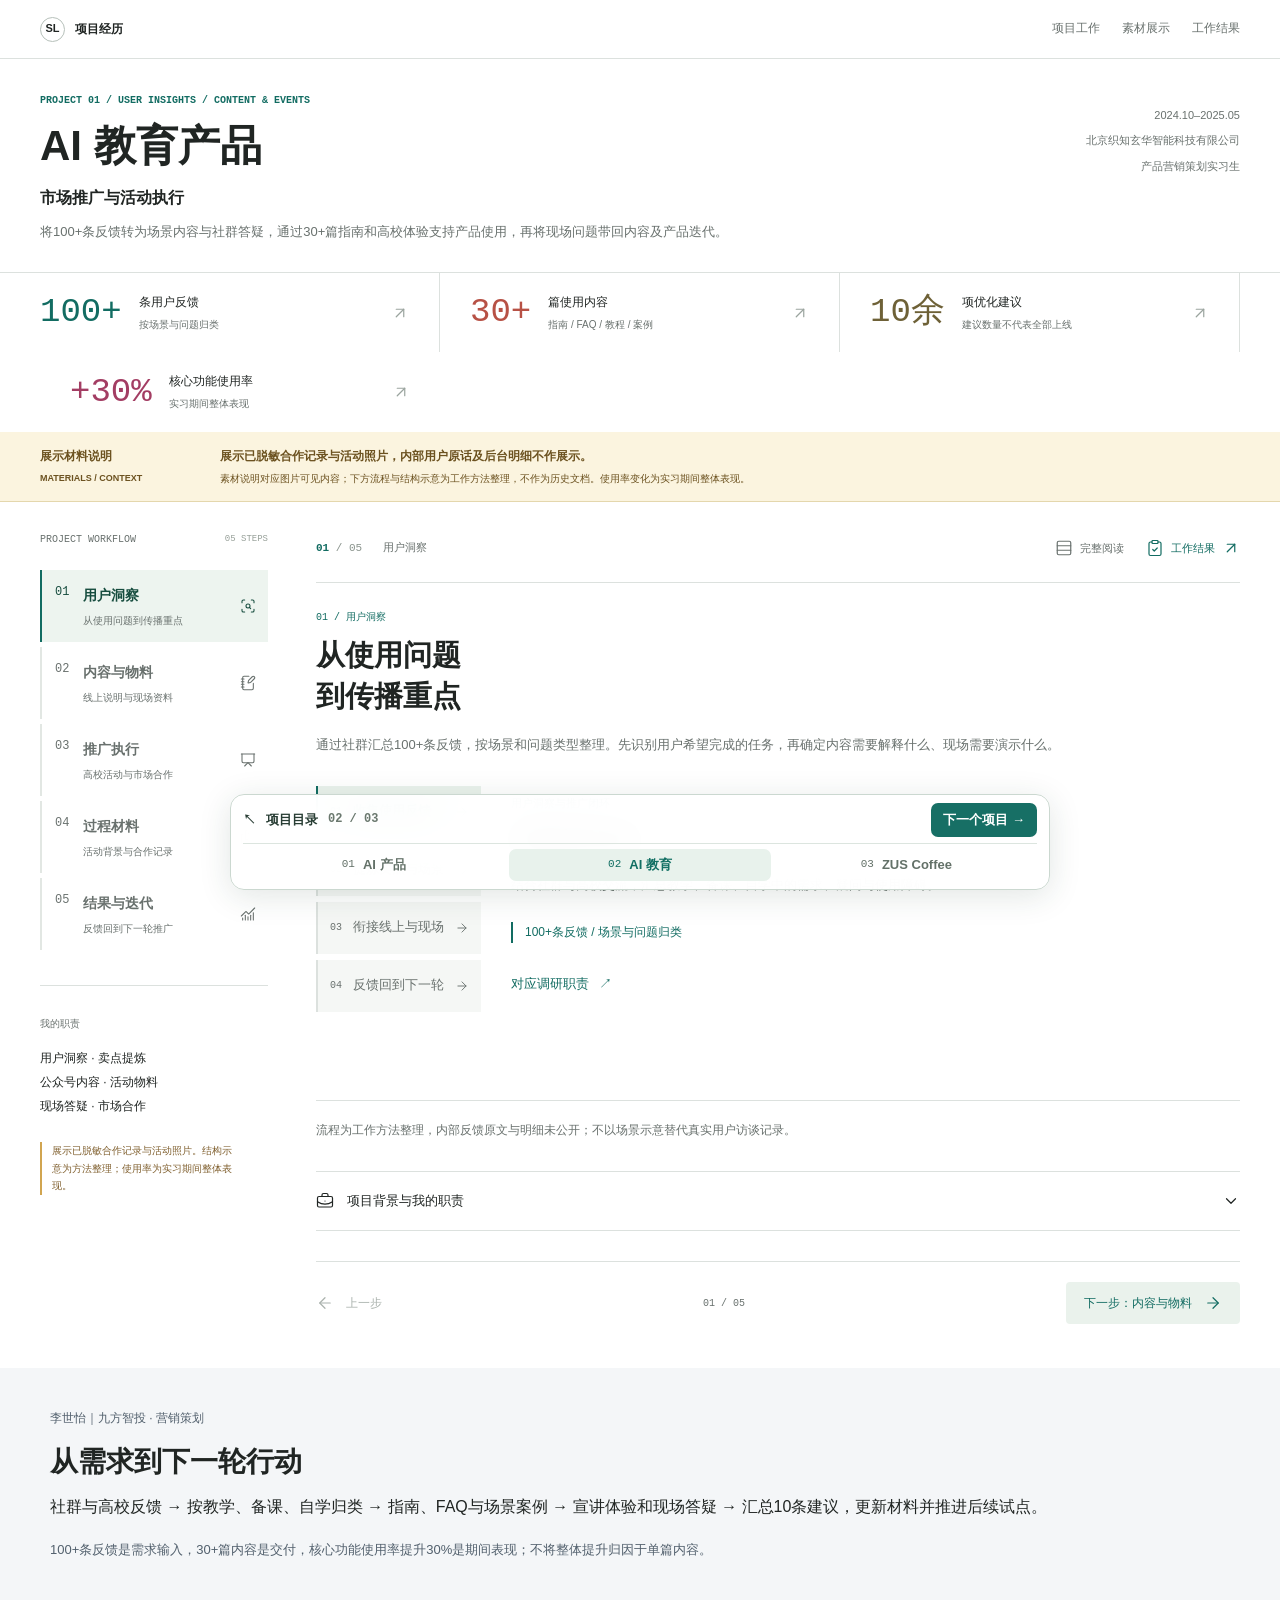
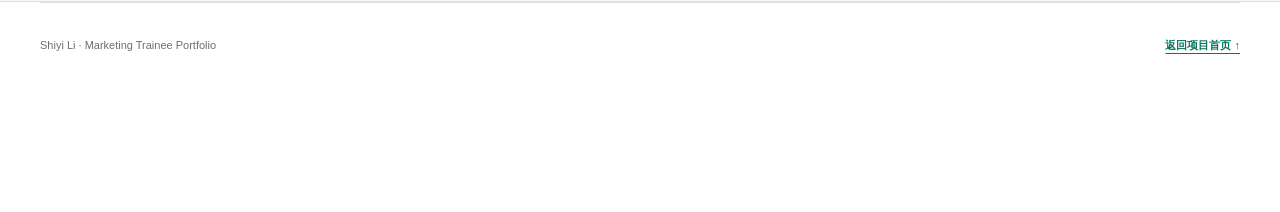
<file: docs/projects/ai-education-partnership/case_study.html>
<!doctype html>
<html lang="zh-CN">
<head>
  <meta charset="UTF-8">
  <meta name="viewport" content="width=device-width, initial-scale=1">
  <meta name="description" content="AI教育产品用户需求与内容促活：将100+条用户反馈转为产品卖点、30+篇使用内容与高校活动材料，协同东南亚合作推进，结合使用表现和现场反馈优化推广。">
  <title>AI教育产品用户需求与内容促活 | 李世怡 · 九方智投营销策划</title>
  <style>
    :root {
      --ink: #202e2a; --forest: #163c32; --green: #08765d; --blue: #245bd0;
      --pink: #b23768; --gold: #996014; --yellow: #ffe083; --muted: #5c6c66;
      --line: #d8e1dc; --soft: #f3f6f4; --paper: #fff;
    }
    * { box-sizing: border-box; }
    html { scroll-behavior: smooth; scroll-padding-top: 88px; }
    body { margin: 0; color: var(--ink); background: var(--paper); font: 16px/1.75 Inter, -apple-system, BlinkMacSystemFont, "Segoe UI", "PingFang SC", "Microsoft YaHei", sans-serif; letter-spacing: 0; }
    h1, h2, h3, h4, p, figure { margin: 0; }
    h1, h2, h3, h4 { line-height: 1.4; letter-spacing: 0; text-wrap: balance; }
    p { overflow-wrap: anywhere; }
    a { color: inherit; text-underline-offset: 4px; }
    img { display: block; max-width: 100%; height: auto; }
    button { font: inherit; cursor: pointer; touch-action: manipulation; }
    button, a { -webkit-tap-highlight-color: transparent; }
    [hidden] { display: none !important; }
    :focus-visible { outline: 3px solid var(--pink); outline-offset: 5px; }
    .mono { font-family: "SFMono-Regular", Consolas, monospace; font-variant-numeric: tabular-nums; }
    .wrap { width: min(1180px, calc(100% - 64px)); margin-inline: auto; }
    .skip-link { position: fixed; z-index: 100; top: 8px; left: 12px; transform: translateY(-150%); padding: 8px 12px; background: #fff; }
    .skip-link:focus { transform: none; }
    .topbar { position: sticky; top: 0; z-index: 30; min-height: 64px; display: flex; align-items: center; justify-content: space-between; gap: 24px; padding: 0 max(32px, calc((100% - 1180px) / 2)); background: #163c32fa; color: #fff; border-bottom: 1px solid #ffffff26; }
    .brand { display: inline-flex; align-items: center; gap: 10px; text-decoration: none; font-size: 13px; font-weight: 700; white-space: nowrap; }
    .brand-mark { display: grid; place-items: center; width: 28px; height: 28px; border: 1px solid #ffffff80; border-radius: 50%; font-size: 11px; }
    .topnav { display: flex; gap: 22px; overflow: auto; scrollbar-width: none; }
    .topnav::-webkit-scrollbar { display: none; }
    .topnav a { display: inline-flex; align-items: center; flex-shrink: 0; min-height: 44px; color: #d1e2da; font-size: 12px; text-decoration: none; border-bottom: 2px solid transparent; }
    .topnav a:hover, .topnav a[aria-current="location"] { color: #fff; border-bottom-color: var(--yellow); }
    .topnav .privacy-link { color: var(--yellow); font-weight: 750; }
    .hero { position: relative; isolation: isolate; color: #fff; background: var(--forest); }
    .hero::before { content: ""; position: absolute; inset: 0; z-index: -1; background: linear-gradient(90deg, #102b24fa 0%, #102b24ec 43%, #102b2460 75%, #102b2438 100%), url("../../works/covers/ai-partnership.jpg") center / cover no-repeat; }
    .hero-inner { padding-block: 64px 54px; }
    .eyebrow { color: #ffdf8a; font-size: 11px; font-weight: 750; margin-bottom: 22px; }
    h1 { max-width: 790px; font-size: 56px; font-weight: 850; line-height: 1.22; }
    .hero-copy { max-width: 630px; margin-top: 25px; color: #e2eee7; font-size: 17px; line-height: 1.9; }
    .hero-meta { display: flex; flex-wrap: wrap; gap: 8px 24px; margin-top: 30px; color: #e0e9e3; font-size: 12px; }
    .hero-meta span { padding-left: 10px; border-left: 2px solid #ffdf8a; }
    .hero-foot { display: flex; justify-content: space-between; align-items: center; gap: 24px; margin-top: 38px; padding-top: 20px; border-top: 1px solid #ffffff40; }
    .hero-foot p { color: #d1e2da; font-size: 12px; }
    .hero-foot a { display: inline-flex; gap: 18px; align-items: center; min-height: 44px; color: #ffdf8a; font-size: 13px; font-weight: 700; text-decoration: none; }
    .confidential { background: var(--yellow); color: #362807; border-bottom: 1px solid #d9b759; scroll-margin-top: 0; }
    .confidential-inner { display: grid; grid-template-columns: 220px 1fr; gap: 40px; padding-block: 25px; align-items: center; }
    .confidential-label { display: block; font-size: 19px; line-height: 1.4; }
    .confidential-label small { display: block; margin-top: 7px; font-size: 10px; font-weight: 650; }
    .confidential-copy strong { display: block; font-size: 16px; }
    .confidential-copy p { margin-top: 5px; font-size: 12px; }
    .band { border-bottom: 1px solid var(--line); }
    .band.soft { background: var(--soft); }
    .section { padding-block: 76px; scroll-margin-top: 16px; }
    .section-head { display: grid; grid-template-columns: minmax(0, .85fr) minmax(0, 1.15fr); align-items: start; gap: 70px; margin-bottom: 36px; }
    .index { margin-bottom: 12px; color: var(--green); font-size: 11px; font-weight: 750; }
    h2 { font-size: 36px; font-weight: 800; }
    h3 { font-size: 21px; }
    .section-intro { padding-top: 3px; font-size: 15px; color: var(--muted); line-height: 1.95; }
    .section-intro p + p { margin-top: 12px; }
    .work-grid { display: grid; grid-template-columns: repeat(4, minmax(0, 1fr)); gap: 26px; }
    .work-item { --accent: var(--green); padding-top: 24px; border-top: 3px solid var(--accent); }
    .work-item:nth-child(2) { --accent: var(--blue); }
    .work-item:nth-child(3) { --accent: var(--pink); }
    .work-item:nth-child(4) { --accent: var(--gold); }
    .work-number { display: block; color: var(--accent); font: 42px/1.1 "SFMono-Regular", Consolas, monospace; margin-bottom: 19px; }
    .work-item p { margin-top: 12px; font-size: 13px; color: var(--muted); }
    .timeline { display: grid; grid-template-columns: repeat(4, minmax(0, 1fr)); gap: 22px; padding: 0; margin: 0; list-style: none; }
    .stage { --accent: var(--green); position: relative; min-width: 0; padding-top: 29px; }
    .stage:nth-child(2) { --accent: var(--blue); }
    .stage:nth-child(3) { --accent: var(--pink); }
    .stage:nth-child(4) { --accent: var(--gold); }
    .stage::before { content: ""; position: absolute; top: 0; left: 0; right: -22px; height: 3px; background: var(--accent); }
    .stage:last-child::before { right: 0; }
    .stage:not(:last-child)::after { content: "→"; position: absolute; top: -18px; right: -18px; color: var(--accent); background: var(--soft); font-size: 23px; padding-inline: 4px; }
    .stage-top { display: flex; align-items: center; justify-content: space-between; gap: 14px; color: var(--accent); }
    .stage-top strong { font: 48px/1 "SFMono-Regular", Consolas, monospace; }
    .stage-top span { font-size: 10px; font-weight: 750; }
    .stage h3 { font-size: 20px; margin-top: 22px; min-height: 57px; }
    .stage p { min-height: 80px; margin-top: 12px; color: var(--muted); font-size: 13px; }
    .stage-output { min-height: 88px; padding-block: 17px; margin-top: 16px; border-top: 1px solid var(--line); }
    .stage-output small { display: block; font-size: 10px; color: var(--muted); margin-bottom: 5px; }
    .stage-output strong { display: block; font-size: 12px; font-weight: 650; }
    .stage a { display: inline-flex; min-height: 44px; align-items: center; gap: 14px; font-size: 12px; color: var(--accent); text-decoration: none; border-bottom: 1px solid currentColor; }
    .stage a:hover { background: #e5ece8; }
    .collaboration-map { display: grid; grid-template-columns: minmax(0, .8fr) minmax(0, 1fr) minmax(0, 1.25fr); gap: 62px; align-items: center; padding-block: 24px; }
    .partner { position: relative; border-block: 2px solid var(--blue); padding-block: 27px; }
    .map-label { display: block; color: var(--blue); font-size: 10px; font-weight: 750; margin-bottom: 14px; }
    .partner h3 { font-size: 24px; }
    .partner p { color: var(--muted); font-size: 13px; margin-top: 12px; }
    .partner::after { content: "⇄"; position: absolute; right: -46px; top: 50%; transform: translateY(-50%); color: var(--green); font-size: 25px; }
    .my-role { position: relative; padding: 30px 26px; background: var(--forest); color: #fff; border-radius: 4px; }
    .my-role .map-label { color: #a7e6c8; }
    .my-role h3 { font-size: 25px; line-height: 1.5; }
    .my-role ul { list-style: none; margin: 22px 0 0; padding: 0; color: #d8e9df; font-size: 13px; }
    .my-role li { padding-block: 8px; border-top: 1px solid #ffffff2b; }
    .my-role::after { content: ""; position: absolute; width: 31px; height: 1px; right: -31px; top: 50%; background: #95aea0; }
    .teams { display: grid; gap: 12px; position: relative; }
    .teams::before { content: ""; position: absolute; left: -32px; top: 47px; bottom: 47px; border-left: 1px solid #95aea0; }
    .team { --accent: var(--blue); position: relative; display: grid; grid-template-columns: 35px 1fr; gap: 12px; min-height: 94px; align-items: center; padding: 15px 18px; background: var(--soft); border-left: 3px solid var(--accent); }
    .team:nth-child(2) { --accent: var(--green); }
    .team:nth-child(3) { --accent: var(--pink); }
    .team:nth-child(4) { --accent: var(--gold); }
    .team::before { content: ""; position: absolute; left: -32px; width: 29px; top: 50%; height: 1px; background: #95aea0; }
    .team > span { color: var(--accent); font-size: 12px; }
    .team h4 { font-size: 15px; }
    .team p { color: var(--muted); font-size: 12px; margin-top: 4px; }
    .map-note { margin-top: 22px; padding-top: 19px; border-top: 1px solid var(--line); color: var(--muted); font-size: 12px; }
    .followup-table { border-top: 2px solid var(--ink); }
    .followup-row { display: grid; grid-template-columns: .65fr 1.2fr 1.15fr; gap: 36px; align-items: baseline; padding: 23px 0; border-bottom: 1px solid var(--line); }
    .followup-row.header { padding-block: 12px; font-size: 11px; color: var(--muted); }
    .followup-row h3 { font-size: 16px; }
    .followup-row h3 span { font-size: 11px; color: var(--green); margin-right: 10px; }
    .followup-row p { font-size: 13px; color: var(--muted); }
    .followup-row p:last-child { color: var(--ink); }
    .followup-label { display: none; }
    .records { display: grid; grid-template-columns: repeat(3, minmax(0, 1fr)); gap: 30px; margin-top: 32px; }
    .record { padding-top: 16px; border-top: 3px solid var(--green); }
    .record:nth-child(2) { border-top-color: var(--blue); }
    .record:nth-child(3) { border-top-color: var(--pink); }
    .record h4 { font-size: 15px; }
    .record p { margin-top: 7px; font-size: 12px; color: var(--muted); }
    .evidence-notice { display: flex; align-items: baseline; gap: 24px; padding: 17px 22px; margin-bottom: 32px; color: #362807; background: var(--yellow); border-left: 4px solid #ae790b; }
    .evidence-notice strong { flex-shrink: 0; font-size: 14px; }
    .evidence-notice p { font-size: 12px; }
    .evidence-grid { display: grid; grid-template-columns: repeat(6, minmax(0, 1fr)); gap: 38px 26px; }
    .evidence { grid-column: span 2; min-width: 0; scroll-margin-top: 108px; }
    .evidence:nth-child(-n+2) { grid-column: span 3; }
    .evidence:target { outline: 3px solid var(--green); outline-offset: 10px; }
    .evidence-heading { display: flex; align-items: baseline; justify-content: space-between; gap: 12px; padding-bottom: 12px; }
    .evidence-heading span { font-size: 12px; color: var(--green); font-weight: 750; }
    .evidence-heading time { font-size: 11px; color: var(--muted); }
    .evidence-frame { display: block; position: relative; aspect-ratio: 4 / 3; overflow: hidden; background: #eef0ef; border: 1px solid var(--line); cursor: zoom-in; }
    .evidence:nth-child(-n+2) .evidence-frame { aspect-ratio: 1.9 / 1; }
    .evidence-frame img { width: 100%; height: 100%; object-fit: contain; }
    .evidence-frame:hover { outline: 3px solid var(--green); outline-offset: -3px; }
    .evidence figcaption { margin-top: 16px; padding-top: 15px; border-top: 1px solid var(--line); }
    .evidence figcaption strong { display: block; font-size: 16px; }
    .evidence figcaption p { font-size: 12px; color: var(--muted); margin-top: 7px; }
    .outcomes-band { color: #fff; background: var(--forest); }
    .outcomes-band .index { color: #a7e6c8; }
    .outcomes-band .section-intro { color: #d1e2d9; }
    .outcome-grid { display: grid; grid-template-columns: repeat(3, minmax(0, 1fr)); border-block: 1px solid #ffffff42; }
    .outcome { padding: 30px 28px; }
    .outcome:first-child { padding-left: 0; }
    .outcome + .outcome { border-left: 1px solid #ffffff42; }
    .outcome span { font-size: 10px; color: #ffdf8a; }
    .outcome h3 { font-size: 23px; margin-top: 26px; }
    .outcome p { font-size: 13px; margin-top: 12px; color: #d1e2d9; }
    .signing-evidence { width: min(820px, 100%); margin: 32px auto 0; }
    .signing-evidence .evidence-frame { aspect-ratio: 1188 / 573; border-color: #ffffff42; }
    .signing-evidence figcaption { padding-top: 14px; }
    .signing-evidence figcaption strong { font-size: 16px; }
    .signing-evidence figcaption p { margin-top: 4px; color: #d1e2d9; font-size: 13px; }
    .contribution { display: flex; gap: 26px; margin-top: 30px; align-items: baseline; }
    .contribution strong { flex-shrink: 0; color: #ffdf8a; font-size: 13px; }
    .contribution p { color: #d1e2d9; font-size: 13px; }
    .footer { padding-block: 26px; color: var(--muted); font-size: 11px; }
    .footer .wrap { display: flex; align-items: center; justify-content: space-between; gap: 20px; }
    .footer a { display: inline-flex; align-items: center; min-height: 44px; color: var(--green); font-weight: 700; }
    .lightbox { width: min(1320px, calc(100% - 40px)); max-width: none; height: min(920px, calc(100dvh - 40px)); max-height: none; margin: auto; padding: 0; border: 1px solid #ffffff4a; border-radius: 6px; background: #172a23; color: #fff; }
    .lightbox::backdrop { background: #081510e8; }
    .lightbox[open] { display: grid; grid-template-rows: auto auto minmax(0, 1fr) auto; }
    .lightbox-head { display: flex; align-items: center; justify-content: space-between; gap: 18px; padding: 12px 18px; }
    .lightbox-head h2 { font-size: 16px; }
    .icon-button { display: grid; place-items: center; width: 44px; height: 44px; flex-shrink: 0; padding: 0; border: 1px solid #ffffff55; border-radius: 4px; background: transparent; color: #fff; font-size: 25px; }
    .icon-button:hover:not(:disabled) { background: #ffffff20; }
    .icon-button:disabled { opacity: .3; cursor: default; }
    .lightbox-disclosure { padding: 8px 18px; color: #362807; background: var(--yellow); font-size: 12px; font-weight: 650; }
    .lightbox-visual { min-height: 0; display: grid; place-items: center; padding: 14px; }
    .lightbox-visual img { width: 100%; height: 100%; min-height: 0; object-fit: contain; }
    .lightbox-footer { display: grid; grid-template-columns: 44px minmax(0, 1fr) 44px; gap: 18px; align-items: center; padding: 12px 18px; border-top: 1px solid #ffffff30; }
    .lightbox-caption { min-width: 0; text-align: center; }
    .lightbox-caption p { color: #d1e2d9; font-size: 12px; }
    .lightbox-caption a { display: inline-flex; align-items: center; min-height: 32px; font-size: 11px; color: #ffdf8a; }
    @media (max-width: 1000px) {
      h1 { font-size: 48px; max-width: 720px; } h2 { font-size: 32px; }
      .topnav { gap: 16px; } .brand { font-size: 12px; }
      .section-head { gap: 36px; }
      .confidential-inner { grid-template-columns: 190px 1fr; gap: 26px; }
      .work-grid { gap: 22px; } .work-item h3 { font-size: 19px; }
      .timeline { gap: 18px; } .stage::before { right: -18px; }
      .stage h3 { font-size: 18px; min-height: 51px; } .stage p { min-height: 104px; }
      .collaboration-map { gap: 42px; } .partner::after { right: -34px; }
      .my-role { padding: 24px 20px; } .my-role h3 { font-size: 22px; }
      .my-role::after { right: -21px; width: 21px; } .teams::before { left: -22px; }
      .team { padding-inline: 14px; grid-template-columns: 24px 1fr; gap: 8px; }
      .team::before { width: 19px; left: -22px; }
      .evidence-grid { gap: 30px 22px; } .evidence { grid-column: span 3; }
      .outcome h3 { font-size: 21px; } .outcome { padding-inline: 20px; }
    }
    @media (max-width: 760px) {
      html { scroll-padding-top: 104px; }
      .wrap { width: calc(100% - 36px); }
      .topbar { flex-direction: column; align-items: stretch; gap: 0; padding: 12px 18px 0; }
      .brand { font-size: 12px; } .brand-mark { width: 24px; height: 24px; }
      .topnav { width: 100%; gap: 21px; } .topnav a { font-size: 11px; }
      .hero-inner { padding-block: 38px 28px; }
      .hero::before { background-image: linear-gradient(90deg, #102b24ef 0%, #102b24e0 50%, #102b2490 100%), url("../../works/covers/ai-partnership.jpg"); background-position: center, 62% center; }
      h1 { font-size: 34px; line-height: 1.3; }
      .eyebrow { font-size: 10px; margin-bottom: 16px; }
      .hero-copy { font-size: 14px; margin-top: 20px; }
      .hero-meta { margin-top: 20px; gap: 8px 18px; font-size: 10px; }
      .hero-foot { margin-top: 25px; padding-top: 12px; gap: 16px; }
      .hero-foot p { max-width: 190px; font-size: 10px; } .hero-foot a { font-size: 11px; gap: 8px; flex-shrink: 0; }
      .confidential-inner { grid-template-columns: 1fr; padding-block: 21px; gap: 12px; }
      .confidential-label { font-size: 18px; }
      .confidential-label small { display: none; }
      .confidential-copy strong { font-size: 14px; } .confidential-copy p { font-size: 11px; }
      .section { padding-block: 50px; }
      .section-head { grid-template-columns: 1fr; gap: 18px; margin-bottom: 28px; }
      .section-intro { font-size: 14px; } h2 { font-size: 29px; }
      .index { font-size: 10px; margin-bottom: 10px; }
      .work-grid { grid-template-columns: repeat(2, minmax(0, 1fr)); gap: 28px 24px; }
      .work-item { padding-top: 17px; } .work-number { font-size: 33px; margin-bottom: 12px; }
      .work-item h3 { font-size: 19px; } .work-item p { font-size: 12px; margin-top: 8px; }
      .timeline { grid-template-columns: 1fr; gap: 0; }
      .stage { padding: 0 0 30px 63px; margin-left: 9px; border-left: 2px solid var(--accent); }
      .stage:last-child { padding-bottom: 0; }
      .stage::before { display: none; }
      .stage:not(:last-child)::after { content: "↓"; left: -11px; right: auto; top: auto; bottom: 5px; padding: 0; font-size: 22px; }
      .stage-top strong { position: absolute; left: 15px; top: 3px; font-size: 25px; }
      .stage-top span { font-size: 10px; }
      .stage h3 { margin-top: 7px; font-size: 20px; min-height: 0; }
      .stage p { min-height: 0; margin-top: 10px; font-size: 13px; }
      .stage-output { min-height: 0; padding-block: 12px 0; margin-top: 12px; }
      .stage a { margin-top: 8px; font-size: 11px; }
      .collaboration-map { grid-template-columns: 1fr; gap: 38px; padding: 0; }
      .partner { padding-block: 19px; } .partner h3 { font-size: 23px; }
      .map-label { margin-bottom: 10px; }
      .partner::after { content: "↕"; top: auto; bottom: -36px; left: 28px; right: auto; transform: none; }
      .my-role { padding: 24px; } .my-role h3 { font-size: 24px; }
      .my-role h3 br { display: none; }
      .my-role ul { display: flex; flex-wrap: wrap; gap: 8px 22px; margin-top: 15px; }
      .my-role li { font-size: 12px; }
      .my-role::after { top: 100%; right: auto; left: 40px; width: 1px; height: 38px; }
      .teams { margin-left: 62px; }
      .teams::before { top: 0; left: -22px; bottom: 47px; }
      .team { grid-template-columns: 25px 1fr; min-height: 94px; padding: 15px 13px; }
      .team h4 { font-size: 14px; } .team p { font-size: 11px; }
      .map-note { margin-top: 25px; font-size: 11px; }
      .followup-row { grid-template-columns: 1fr; gap: 10px; padding-block: 22px; }
      .followup-row.header { display: none; }
      .followup-row p { display: grid; grid-template-columns: 68px 1fr; gap: 15px; font-size: 12px; }
      .followup-label { display: inline; color: var(--muted); font-size: 11px; }
      .records { grid-template-columns: 1fr; gap: 20px; }
      .record { display: grid; grid-template-columns: 100px 1fr; gap: 18px; }
      .record h4 { font-size: 14px; } .record p { margin: 0; }
      .evidence-notice { display: block; padding: 15px 17px; margin-bottom: 27px; }
      .evidence-notice p { margin-top: 6px; font-size: 11px; }
      .evidence-grid { grid-template-columns: 1fr; gap: 30px; }
      .evidence, .evidence:nth-child(-n+2) { grid-column: auto; }
      .evidence-heading { padding-bottom: 9px; }
      .evidence figcaption { margin-top: 12px; padding-top: 12px; }
      .outcome-grid { grid-template-columns: 1fr; }
      .outcome, .outcome:first-child { padding: 23px 0; }
      .outcome + .outcome { border-left: 0; border-top: 1px solid #ffffff42; }
      .outcome h3 { margin-top: 10px; font-size: 23px; } .outcome p { margin-top: 8px; }
      .contribution { display: block; margin-top: 25px; } .contribution p { margin-top: 10px; font-size: 12px; }
      .footer .wrap { flex-direction: column; align-items: flex-start; gap: 5px; }
      .lightbox { width: calc(100% - 16px); height: calc(100dvh - 24px); }
      .lightbox-head { padding: 10px 12px; gap: 12px; } .lightbox-head h2 { font-size: 14px; }
      .lightbox-disclosure { padding: 8px 12px; font-size: 11px; }
      .lightbox-visual { padding: 8px; }
      .lightbox-footer { gap: 10px; padding: 12px; } .lightbox-caption p { font-size: 11px; }
    }
    @media (prefers-reduced-motion: reduce) { html { scroll-behavior: auto; } }
  .application-loop{padding:40px max(24px,calc((100% - 1180px)/2));background:#f4f6f8;border-bottom:1px solid #dce2e8;line-height:1.8} </style>
  <link rel="stylesheet" href="../ai-news-dashboard/case-study-workspace.css">
  <link rel="stylesheet" href="../project-workspace.css">
  <link rel="stylesheet" href="../market-workspace.css">
  <style data-project-navigation="bottom-v2">/* Shared project directory */
.project-directory{box-sizing:border-box;width:min(1180px,calc(100% - 32px));margin:16px auto;padding:16px 20px;border:1px solid #cbd8d0;border-radius:22px;background:#fff;color:#293e35;font:600 16px/1.4 -apple-system,BlinkMacSystemFont,"PingFang SC","Microsoft YaHei",sans-serif;box-shadow:0 4px 20px #173d2f05}
.project-directory *{box-sizing:border-box}
.pd-top{display:flex;align-items:center;justify-content:space-between;gap:16px;padding-bottom:10px;border-bottom:1px solid #dce5df}
.pd-home{display:flex;align-items:center;gap:16px;text-decoration:none!important;color:#293e35!important;white-space:nowrap}
.pd-count{font:600 15px/1.4 ui-monospace,monospace;color:#6a786e}
.pd-next{padding:16px 22px;border-radius:12px;background:#176f65;color:#fff!important;text-decoration:none!important;white-space:nowrap;transition:background .2s}
.pd-next:hover{background:#10584f}
.pd-links{display:grid;grid-template-columns:repeat(3,minmax(0,1fr));gap:8px;padding-top:8px}
.pd-links a{display:flex;justify-content:center;align-items:center;gap:12px;padding:16px 8px;text-decoration:none!important;border-radius:12px;color:#637168!important;white-space:nowrap}
.pd-links a span{font:500 14px/1.4 ui-monospace,monospace}
.pd-links a[aria-current="page"]{background:#e8f2ec;color:#116f63!important;font-weight:750}
.pd-links a:hover{background:#f0f5f2}
.project-directory a:focus-visible{outline:3px solid #176f65;outline-offset:3px}
@media(min-width:900px){.project-directory{font-size:20px}.pd-count{font-size:18px}.pd-next{padding:18px 24px}.pd-links a{padding:18px 10px}.pd-links a span{font-size:16px}}
@media(max-width:480px){.project-directory{padding:12px;margin:12px auto;border-radius:16px;font-size:14px}.pd-home{gap:8px}.pd-count{font-size:12px}.pd-next{padding:12px}.pd-links{gap:3px}.pd-links a{gap:6px;padding:13px 3px;font-size:13px}.pd-links a span{font-size:11px}}

/* Bottom project navigation, consistent with the Awinic portfolio. */
body{padding-bottom:190px}
.project-directory{position:fixed;z-index:60;left:0;right:0;bottom:calc(18px + env(safe-area-inset-bottom));margin:0 auto;background:#fffffff5;box-shadow:0 6px 32px #203c3021;backdrop-filter:blur(16px);max-width:1080px;padding:12px 16px;font-size:16px}
.project-directory .pd-next{padding:12px 20px}
.project-directory .pd-links a{padding:12px 8px}
@media(max-width:480px){body{padding-bottom:160px}.project-directory{bottom:calc(10px + env(safe-area-inset-bottom));padding:10px 12px;font-size:14px}.project-directory .pd-next{padding:10px 12px}.project-directory .pd-links a{padding:10px 3px}}
@media print{.project-directory{display:none}body{padding-bottom:0}}

/* Compact bottom navigation */
body{padding-bottom:125px}
.project-directory{max-width:820px;width:calc(100% - 32px);padding:8px 12px;border-radius:14px;font-size:13px;bottom:calc(10px + env(safe-area-inset-bottom))}
.project-directory .pd-top{padding-bottom:6px;gap:10px}
.project-directory .pd-home{gap:10px}
.project-directory .pd-count{font-size:12px}
.project-directory .pd-next{padding:8px 12px;border-radius:7px}
.project-directory .pd-links{padding-top:5px;gap:5px}
.project-directory .pd-links a{padding:7px 6px;gap:8px;border-radius:7px;font-size:13px}
.project-directory .pd-links a span{font-size:11px}
@media(max-width:480px){body{padding-bottom:115px}.project-directory{width:calc(100% - 20px);padding:7px 10px;font-size:12px}.project-directory .pd-next{padding:7px 10px}.project-directory .pd-links a{font-size:12px;padding:7px 2px;gap:5px}.project-directory .pd-count{font-size:11px}}
</style>
</head>
<body>


  <a class="skip-link" href="#overview">跳至项目内容</a>
  <header class="topbar">
    <a class="brand" href="../../index.html" aria-label="返回作品集首页"><span class="brand-mark">SL</span><span>Shiyi Li · Marketing Trainee</span></a>
    <nav class="topnav" aria-label="页面导航">
      <a href="#journey">用户洞察</a><a href="#followup">内容与物料</a><a href="#collaboration">推广执行</a><a href="#evidence">过程材料</a><a href="#outcome">结果与迭代</a><a class="privacy-link" href="#confidential">材料说明</a>
    </nav>
  </header>
  <main>
    <section class="hero" aria-labelledby="project-title">
      <div class="wrap hero-inner">
        <p class="eyebrow">PROJECT 01 / PRODUCT MARKETING · AI EDUCATION</p>
        <h1 id="project-title">AI 教育产品<br>用户需求与内容促活</h1>
        <p class="hero-copy">将100+条反馈转为场景内容与社群答疑，通过30+篇指南和高校体验支持产品使用，再将现场问题带回内容及产品迭代。</p>
        <div class="hero-meta"><span>2024.10–2025.05</span><span>北京织知玄华智能科技有限公司</span><span>产品营销策划实习生</span></div>
        <div class="hero-foot"><p>用户洞察 / 产品传播 / 高校活动 / 市场合作</p><a href="#journey">查看推广闭环 <span aria-hidden="true">↓</span></a></div>
      </div>
    </section><section class="application-loop" aria-label="项目逻辑闭环"><div style="max-width:1180px;margin:auto"><p style="font-size:12px;color:#52606d">李世怡｜九方智投 · 营销策划</p><h2 style="font-size:28px;margin:12px 0">从需求到下一轮行动</h2><p>社群与高校反馈 → 按教学、备课、自学归类 → 指南、FAQ与场景案例 → 宣讲体验和现场答疑 → 汇总10条建议，更新材料并推进后续试点。</p><p style="font-size:13px;margin-top:16px;color:#52606d">100+条反馈是需求输入，30+篇内容是交付，核心功能使用率提升30%是期间表现；不将整体提升归因于单篇内容。</p></div></section>
    <aside class="confidential" id="confidential" aria-labelledby="confidential-title">
      <div class="wrap confidential-inner">
        <strong class="confidential-label" id="confidential-title">展示材料说明<small>MATERIALS / CONTEXT</small></strong>
        <div class="confidential-copy"><strong>展示已脱敏合作记录与活动照片，内部用户原话及后台明细不作展示。</strong><p>素材说明对应图片可见内容；下方流程与结构示意为工作方法整理，不作为历史文档。使用率变化为实习期间整体表现。</p></div>
      </div>
    </aside>

    <div class="band">
      <section class="wrap section" id="overview" aria-labelledby="overview-title">
        <div class="section-head">
          <div><p class="index">01 / 背景与职责</p><h2 id="overview-title">先理解需求<br>再组织产品传播</h2></div>
          <div class="section-intro"><p>高校用户在教学、备课和自学中的需求不同，推广内容既要讲清产品价值，也要解决首次使用中的疑问。</p><p>我将社群反馈与宣讲体验衔接起来，协同准备线上内容和现场材料；东南亚合作侧重当地需求、双方分工及推广交接。</p></div>
        </div>
        <div class="work-grid">
          <article class="work-item"><span class="work-number">01</span><h3>市场调研与洞察</h3><p>整理100+条用户反馈，分析海外和内地高校需求，识别高频场景及使用障碍。</p></article>
          <article class="work-item"><span class="work-number">02</span><h3>产品传播与沟通</h3><p>从0到1建设公众号内容，围绕卖点与场景输出30+篇指南、FAQ、教程及案例。</p></article>
          <article class="work-item"><span class="work-number">03</span><h3>活动与物料执行</h3><p>对接高校宣讲和体验，协同准备演示及课程材料，安排流程并负责现场答疑。</p></article>
          <article class="work-item"><span class="work-number">04</span><h3>市场合作与复盘</h3><p>参与东南亚合作推进，跟进分工、协议及交接，汇总反馈提出10条优化建议。</p></article>
        </div>
      </section>
    </div>

    <div class="band soft">
      <section class="wrap section" id="journey" aria-labelledby="journey-title">
        <div class="section-head">
          <div><p class="index">02 / 用户洞察</p><h2 id="journey-title">从使用问题<br>到传播重点</h2></div>
          <p class="section-intro">通过社群汇总100+条反馈，按场景和问题类型整理。先识别用户希望完成的任务，再确定内容需要解释什么、现场需要演示什么。</p>
        </div>
        <ol class="timeline" aria-label="四阶段用户洞察与推广闭环">
          <li class="stage"><div class="stage-top"><strong>01</strong><span>LISTEN</span></div><h3>收集使用反馈</h3><p>结合社群与高校交流，汇总教学、备课、自学中的需求、疑问与使用障碍。</p><div class="stage-output"><small>已有工作</small><strong>100+条反馈 / 场景与问题归类</strong></div><a href="#overview">对应调研职责 <span aria-hidden="true">↗</span></a></li>
          <li class="stage"><div class="stage-top"><strong>02</strong><span>DEFINE</span></div><h3>提炼卖点与场景</h3><p>将高频需求对应到产品能力，用任务、使用步骤与结果说明产品价值，避免只罗列功能。</p><div class="stage-output"><small>方法整理</small><strong>用户任务 → 产品能力 → 场景表达</strong></div><a href="#followup">查看内容结构 <span aria-hidden="true">↗</span></a></li>
          <li class="stage"><div class="stage-top"><strong>03</strong><span>COMMUNICATE</span></div><h3>衔接线上与现场</h3><p>将已确认的信息整理为公众号内容及宣讲材料，在线上持续解答，在线下演示与答疑。</p><div class="stage-output"><small>已有产出</small><strong>30+篇内容 / 宣讲与体验材料</strong></div><a href="#collaboration">查看活动执行 <span aria-hidden="true">↗</span></a></li>
          <li class="stage"><div class="stage-top"><strong>04</strong><span>ITERATE</span></div><h3>反馈回到下一轮</h3><p>结合使用表现及现场问题，补充FAQ与案例，将产品问题提交相关团队，再调整后续推广重点。</p><div class="stage-output"><small>已有工作</small><strong>10条建议 / 内容及推广调整</strong></div><a href="#outcome">查看结果与迭代 <span aria-hidden="true">↗</span></a></li>
        </ol>
        <p class="map-note">流程为工作方法整理，内部反馈原文与明细未公开；不以场景示意替代真实用户访谈记录。</p>
      </section>
    </div>

    <div class="band soft">
      <section class="wrap section" id="followup" aria-labelledby="followup-title">
        <div class="section-head">
          <div><p class="index">03 / 内容与物料</p><h2 id="followup-title">同一批需求<br>形成不同沟通材料</h2></div>
          <p class="section-intro">从0到1开展公众号内容建设，累计输出30+篇使用内容。围绕产品卖点及使用场景组织表达，并协同产品、业务团队准备现场资料。</p>
        </div>
        <div class="followup-table" role="table" aria-label="内容类型与我的工作">
          <div class="followup-row header" role="row"><span role="columnheader">内容类型</span><span role="columnheader">回应的用户需求</span><span role="columnheader">我的工作与结构</span></div>
          <div class="followup-row" role="row"><h3 role="rowheader"><span class="mono">01</span>产品介绍与指南</h3><p role="cell"><span class="followup-label">用户需求</span><span>初次接触产品，希望了解适用任务及如何开始使用。</span></p><p role="cell"><span class="followup-label">我的工作</span><span>提炼产品卖点，按照场景、入口和首次操作组织公众号说明；支持产品演示准备。</span></p></div>
          <div class="followup-row" role="row"><h3 role="rowheader"><span class="mono">02</span>功能教程</h3><p role="cell"><span class="followup-label">用户需求</span><span>已有具体任务，需要知道输入要求、关键步骤及结果查看方式。</span></p><p role="cell"><span class="followup-label">我的工作</span><span>将操作拆成可理解的步骤，协同核对产品信息，使线上教程与现场演示保持一致。</span></p></div>
          <div class="followup-row" role="row"><h3 role="rowheader"><span class="mono">03</span>FAQ 与现场答疑</h3><p role="cell"><span class="followup-label">用户需求</span><span>重复出现的使用疑问，需要可查阅、已确认的说明。</span></p><p role="cell"><span class="followup-label">我的工作</span><span>归类高频问题，准备FAQ；现场负责答疑，待确认问题记录后交由相关团队核查。</span></p></div>
          <div class="followup-row" role="row"><h3 role="rowheader"><span class="mono">04</span>场景案例与课程材料</h3><p role="cell"><span class="followup-label">用户需求</span><span>希望理解功能如何用于教学、备课或自学，而不仅是知道功能名称。</span></p><p role="cell"><span class="followup-label">我的工作</span><span>输出场景内容，协同准备教师案例与课程材料，以任务、操作及结果串起产品价值。</span></p></div>
        </div>
        <div class="records" aria-label="内容与资料衔接">
          <article class="record"><h4>线上持续查阅</h4><p>公众号提供指南、FAQ、教程及案例，帮助用户理解产品价值与使用方式。</p></article>
          <article class="record"><h4>线下演示与体验</h4><p>演示、FAQ、教师案例及课程材料支持高校宣讲，现场记录新问题。</p></article>
          <article class="record"><h4>反馈补充内容</h4><p>将可通过说明解决的问题补入资料，需要产品改进的事项提交团队跟进。</p></article>
        </div>
        <p class="map-note">上述结构为内容组织方法整理，非内部原始文档。30+篇包括指南、FAQ、教程与案例，不重复统计为不同项目产出。</p>
      </section>
    </div>

    <div class="band">
      <section class="wrap section" id="collaboration" aria-labelledby="collaboration-title">
        <div class="section-head">
          <div><p class="index">04 / 推广活动与市场合作</p><h2 id="collaboration-title">让内容准备<br>衔接现场与合作执行</h2></div>
          <p class="section-intro">高校推广包括宣讲、体验和答疑，东南亚合作需要确认当地需求及双方分工。我将需求与安排同步至对应团队，支持活动执行和合作项目交接。</p>
        </div>
        <div class="collaboration-map" aria-label="高校及海外合作需求通过活动与合作协调，连接产品、业务、高校及海外合作团队">
          <article class="partner"><span class="map-label">USERS / PARTNERS</span><h3>高校与海外合作方</h3><p>使用场景与活动需求<br>当地推广与合作安排</p></article>
          <article class="my-role"><span class="map-label">MY CONTRIBUTION / 我的工作</span><h3>材料准备<br>与执行跟进</h3><ul><li>活动流程与现场答疑</li><li>需求、反馈与分工同步</li><li>协议签署与项目交接跟进</li></ul></article>
          <div class="teams">
            <article class="team"><span class="mono">01</span><div><h4>高校对接与活动安排</h4><p>确认宣讲体验需求及流程，协调演示准备，负责现场答疑并记录师生反馈。</p></div></article>
            <article class="team"><span class="mono">02</span><div><h4>产品团队与资料核对</h4><p>协同准备产品演示、FAQ、教师案例及课程材料，核对功能说明并同步使用问题。</p></div></article>
            <article class="team"><span class="mono">03</span><div><h4>业务团队与执行协作</h4><p>同步宣传材料、活动分工与执行安排，将现场问题和后续待办交由对应团队跟进。</p></div></article>
            <article class="team"><span class="mono">04</span><div><h4>东南亚合作与项目交接</h4><p>梳理当地使用需求和双方分工，跟进协议签署与交接，衔接产品部署及市场准备。</p></div></article>
          </div>
        </div>
        <div class="records" aria-label="活动执行环节">
          <article class="record"><h4>会前：需求与材料</h4><p>对接高校需求，安排活动流程，协同确认演示内容及答疑资料。</p></article>
          <article class="record"><h4>现场：演示与答疑</h4><p>配合产品宣讲和体验，负责使用答疑，记录师生关注点及使用障碍。</p></article>
          <article class="record"><h4>会后：反馈与改进</h4><p>汇总用户行为及师生反馈，提出优化建议，补充内容并支持后续试点推广。</p></article>
        </div>
        <p class="map-note">合作协议是确认分工并推进交接的一环；最终合作条件、产品部署与协议审批由对应负责人确认。</p>
      </section>
    </div>

    <div class="band">
      <section class="wrap section" id="evidence" aria-labelledby="evidence-title">
        <div class="section-head">
          <div><p class="index">05 / 过程材料</p><h2 id="evidence-title">高校活动与<br>合作推进材料</h2></div>
          <p class="section-intro">保留原网站的高校交流照片和五份已脱敏合作记录。它们呈现活动场景及合作沟通过程，内容产量与使用率变化依照简历口径单独说明。</p>
        </div>
        <aside class="evidence-notice" aria-label="过程材料说明"><strong>沿用脱敏原图</strong><p>未新增披露信息。沟通、文件发送及照片不作为个人独立完成全部项目或营销指标的证明。</p></aside>
        <figure class="evidence" style="margin-bottom:36px" id="education-event"><div class="evidence-heading"><span class="mono">FIELD / UNIVERSITY</span><span>高校交流活动</span></div><a class="evidence-frame" href="../../works/covers/education-pilot.png" target="_blank" rel="noopener" aria-label="查看高校交流活动图片" title="查看图片"><img src="../../works/covers/education-pilot.png" alt="原网站保留的高校交流活动图片" loading="lazy"></a><figcaption><strong>高校宣讲与体验背景</strong><p>沿用原网站活动照片，展示高校交流场景；具体个人职责为材料准备、流程安排和现场答疑。</p></figcaption></figure>
        <div class="evidence-grid">
          <figure class="evidence" id="evidence-01"><div class="evidence-heading"><span class="mono">RECORD 01</span><time datetime="2025-01-14">2025.01.14</time></div><a class="evidence-frame" href="./assets/evidence-latest-01.jpg" target="_blank" rel="noopener" aria-label="查看初步信息同步图片" title="查看图片"><img src="./assets/evidence-latest-01.jpg" alt="已脱敏的初步信息同步记录，2025年1月14日" loading="lazy" width="1710" height="844"></a><figcaption><strong>初步信息同步</strong><p>同步已有合作信息，整理需要进一步确认的问题。</p></figcaption></figure>
          <figure class="evidence" id="evidence-02"><div class="evidence-heading"><span class="mono">RECORD 02</span><time datetime="2025-01-15">2025.01.15</time></div><a class="evidence-frame" href="./assets/evidence-latest-02.jpg" target="_blank" rel="noopener" aria-label="查看方案反馈与内部讨论图片" title="查看图片"><img src="./assets/evidence-latest-02.jpg" alt="已脱敏的方案反馈与内部讨论记录，2025年1月15日" loading="lazy" width="1569" height="765"></a><figcaption><strong>方案反馈与内部讨论</strong><p>围绕合作方案同步意见，跟进内部反馈。</p></figcaption></figure>
          <figure class="evidence" id="evidence-03"><div class="evidence-heading"><span class="mono">RECORD 03</span><time datetime="2025-02-05">2025.02.05</time></div><a class="evidence-frame" href="./assets/evidence-latest-03.jpg" target="_blank" rel="noopener" aria-label="查看合作事项沟通图片" title="查看图片"><img src="./assets/evidence-latest-03.jpg" alt="已脱敏的合作事项沟通记录，2025年2月5日" loading="lazy" width="1692" height="1336"></a><figcaption><strong>合作事项沟通</strong><p>整理商讨结果，汇总市场与后续合作相关意见。</p></figcaption></figure>
          <figure class="evidence" id="evidence-04"><div class="evidence-heading"><span class="mono">RECORD 04</span><time datetime="2025-02-20">2025.02.20</time></div><a class="evidence-frame" href="./assets/evidence-latest-04.jpg" target="_blank" rel="noopener" aria-label="查看文件核对与流程跟进图片" title="查看图片"><img src="./assets/evidence-latest-04.jpg" alt="已脱敏的文件发送与信息同步记录，2025年2月20日" loading="lazy" width="1688" height="942"></a><figcaption><strong>文件核对与流程跟进</strong><p>发送合作文件，同步待整理的信息与相关问题；发送记录不作为签署证明。</p></figcaption></figure>
          <figure class="evidence" id="evidence-05"><div class="evidence-heading"><span class="mono">RECORD 05</span><time datetime="2025-02-28">2025.02.28</time></div><a class="evidence-frame" href="./assets/evidence-latest-05.jpg" target="_blank" rel="noopener" aria-label="查看文件整理与信息同步图片" title="查看图片"><img src="./assets/evidence-latest-05.jpg" alt="已脱敏的文件整理、发送与存档记录，2025年2月28日" loading="lazy" width="1706" height="1238"></a><figcaption><strong>文件整理与信息同步</strong><p>整理并发送相关文件，配合查阅与存档。</p></figcaption></figure>
        </div>
      </section>
    </div>

    <div class="band outcomes-band">
      <section class="wrap section" id="outcome" aria-labelledby="outcome-title">
        <div class="section-head"><div><p class="index">06 / 结果与迭代</p><h2 id="outcome-title">把推广反馈<br>带回内容和产品</h2></div><p class="section-intro">线上内容、现场体验和合作推进共同支持产品理解与后续推广。对结果保留具体口径，对问题区分内容补充、产品改进与合作交接。</p></div>
        <div class="outcome-grid">
          <article class="outcome"><span>01 / PRODUCT USAGE</span><h3>核心功能使用率提升30%</h3><p>为实习期间整体使用表现，不等同于新增用户增长、30个百分点或单一内容的独立效果。</p></article>
          <article class="outcome"><span>02 / FEEDBACK</span><h3>提出10条优化建议</h3><p>结合用户行为与师生反馈，向相关团队提供改进建议；建议数量不代表全部已上线。</p></article>
          <article class="outcome"><span>03 / MARKET COOPERATION</span><h3>推进合作签署与交接</h3><p>协助确认需求和双方分工，跟进协议签署及项目交接，支持部署与市场准备。</p></article>
        </div>
        <figure class="signing-evidence">
          <a class="evidence-frame" href="./assets/06-signing.jpg" target="_blank" rel="noopener" aria-label="查看合作签约仪式现场图片" title="查看图片"><img src="./assets/06-signing.jpg" alt="原网站已脱敏的合作签约仪式现场合影" loading="lazy" width="1188" height="573"></a>
          <figcaption><strong>合作签约仪式现场</strong><p>呈现团队合作项目的阶段性结果；个人参与内容为需求及分工整理、签署跟进和交接支持。</p></figcaption>
        </figure>
        <div class="contribution"><strong>下一轮推广</strong><p>已确认的高频问题补入FAQ、教程与案例 → 产品问题提交团队跟进 → 后续活动强化对应演示 → 再收集反馈，持续调整内容重点。</p></div>
        <div class="contribution"><strong>AI 与 SOP</strong><p>AI辅助整理反馈、内容提纲和执行清单，人工核对产品信息与发布内容。反馈分类、材料准备、现场答疑和会后跟进可沉淀为SOP及常用模板；此处展示工作方法与模板结构。</p></div>
      </section>
    </div>
  </main>
  <footer class="footer"><div class="wrap"><span>Shiyi Li · Marketing Trainee Portfolio</span><a href="../../index.html">返回项目首页 ↑</a></div></footer>

  <dialog class="lightbox" aria-labelledby="lightbox-title" aria-describedby="lightbox-disclosure">
    <header class="lightbox-head"><h2 id="lightbox-title">项目材料</h2><button class="icon-button" id="lightbox-close" type="button" aria-label="关闭大图" title="关闭大图" autofocus>×</button></header>
    <p class="lightbox-disclosure" id="lightbox-disclosure">已脱敏材料 · 未公开信息因保密要求不作展示</p>
    <div class="lightbox-visual"><img alt="" hidden></div>
    <footer class="lightbox-footer"><button class="icon-button" id="lightbox-prev" type="button" aria-label="上一张材料" title="上一张材料">←</button><div class="lightbox-caption" aria-live="polite"><p id="lightbox-caption"></p><a id="lightbox-original" target="_blank" rel="noopener">打开原图 ↗</a></div><button class="icon-button" id="lightbox-next" type="button" aria-label="下一张材料" title="下一张材料">→</button></footer>
  </dialog>
  <script>
    const lightbox = document.querySelector('.lightbox');
    const links = [...document.querySelectorAll('.evidence-frame')];
    const preview = lightbox.querySelector('img');
    const previous = document.querySelector('#lightbox-prev');
    const next = document.querySelector('#lightbox-next');
    let activeIndex = 0;
    let opener = null;
    let previousOverflow = '';

    function showImage(index) {
      activeIndex = index;
      const link = links[index];
      const figure = link.closest('figure');
      preview.src = link.href;
      preview.alt = link.querySelector('img').alt;
      preview.hidden = false;
      document.querySelector('#lightbox-title').textContent = figure.querySelector('figcaption strong').textContent;
      const detail = figure.querySelector('time')?.textContent || figure.querySelector('figcaption p').textContent;
      document.querySelector('#lightbox-caption').textContent = `${String(index + 1).padStart(2, '0')} / ${String(links.length).padStart(2, '0')} · ${detail}`;
      document.querySelector('#lightbox-original').href = link.href;
      previous.disabled = index === 0;
      next.disabled = index === links.length - 1;
    }

    // Image links remain usable when dialog support or JavaScript is unavailable.
    if (typeof lightbox.showModal === 'function') {
      links.forEach((link, index) => link.addEventListener('click', (event) => {
        if (event.ctrlKey || event.metaKey || event.shiftKey || event.altKey) return;
        event.preventDefault();
        opener = link;
        previousOverflow = document.body.style.overflow;
        showImage(index);
        lightbox.showModal();
        document.body.style.overflow = 'hidden';
      }));
    }
    document.querySelector('#lightbox-close').addEventListener('click', () => lightbox.close());
    previous.addEventListener('click', () => { if (activeIndex > 0) showImage(activeIndex - 1); });
    next.addEventListener('click', () => { if (activeIndex < links.length - 1) showImage(activeIndex + 1); });
    lightbox.addEventListener('keydown', (event) => {
      if (event.key === 'Tab') {
        const controls = [...lightbox.querySelectorAll('button:not(:disabled), a[href]')];
        const first = controls[0];
        const last = controls[controls.length - 1];
        if (event.shiftKey && document.activeElement === first) { event.preventDefault(); last.focus(); }
        else if (!event.shiftKey && document.activeElement === last) { event.preventDefault(); first.focus(); }
      }
      if (event.key === 'ArrowLeft' && activeIndex > 0) { event.preventDefault(); showImage(activeIndex - 1); }
      if (event.key === 'ArrowRight' && activeIndex < links.length - 1) { event.preventDefault(); showImage(activeIndex + 1); }
    });
    lightbox.addEventListener('click', (event) => {
      const box = lightbox.getBoundingClientRect();
      if (event.target === lightbox && (event.clientX < box.left || event.clientX > box.right || event.clientY < box.top || event.clientY > box.bottom)) lightbox.close();
    });
    lightbox.addEventListener('close', () => {
      document.body.style.overflow = previousOverflow;
      preview.hidden = true;
      preview.removeAttribute('src');
      if (opener) opener.focus({ preventScroll: true });
    });
    if ('IntersectionObserver' in window) {
      const navLinks = [...document.querySelectorAll('.topnav a')];
      const observer = new IntersectionObserver((entries) => {
        const visible = entries.filter(entry => entry.isIntersecting).sort((a, b) => a.boundingClientRect.top - b.boundingClientRect.top)[0];
        if (!visible) return;
        navLinks.forEach(link => {
          if (link.hash === '#' + visible.target.id) link.setAttribute('aria-current', 'location');
          else link.removeAttribute('aria-current');
        });
      }, { rootMargin: '-110px 0px -55% 0px' });
      navLinks.forEach(link => { const target = document.querySelector(link.hash); if (target) observer.observe(target); });
    }
  </script>
  <script src="../ai-news-dashboard/lucide.min.js"></script>
  <script src="../project-workspace.js" data-project="partnership"></script>
<nav class="project-directory" aria-label="三个项目导航"><div class="pd-top"><a class="pd-home" href="../../index.html#projects"><span aria-hidden="true">↖</span>项目目录 <span class="pd-count">02 / 03</span></a><a class="pd-next" href="../zus-everywhere/case_study.html">下一个项目 <span aria-hidden="true">→</span></a></div><div class="pd-links"><a href="../ai-news-dashboard/case_study.html"><span>01</span>AI 产品</a><a href="../ai-education-partnership/case_study.html" aria-current="page"><span>02</span>AI 教育</a><a href="../zus-everywhere/case_study.html"><span>03</span>ZUS Coffee</a></div></nav>
</body>
</html>
</file>
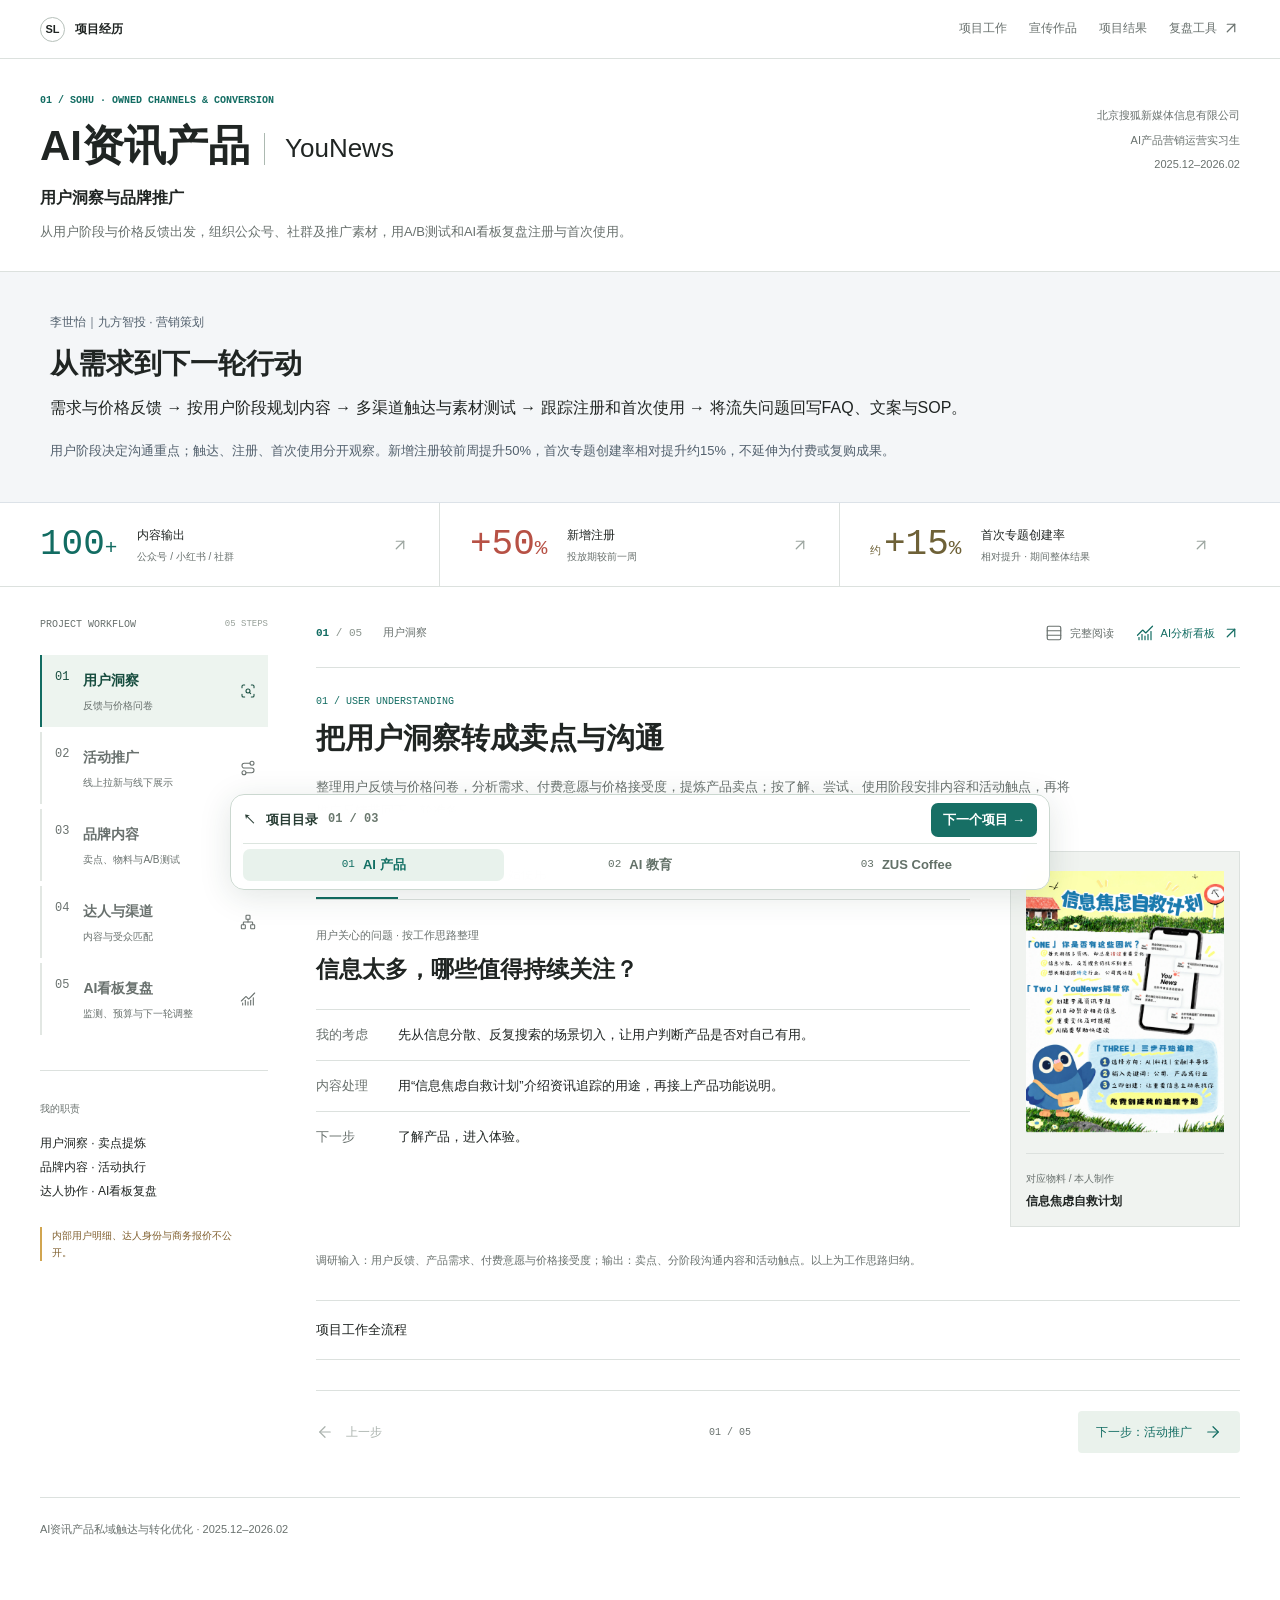
<file: docs/projects/ai-news-dashboard/case_study.html>
<!doctype html>
<html lang="zh-CN">
<head>
  <meta charset="utf-8">
  <meta name="viewport" content="width=device-width, initial-scale=1">
  <meta name="description" content="AI资讯产品私域触达与转化优化：从反馈与价格问卷提炼卖点，开展社媒、达人及活动传播，用AI看板复盘注册和首次使用，推动下一轮推广优化。">
  <title>AI资讯产品私域触达与转化优化 | 李世怡 · 九方智投营销策划</title>
  <style>
    :root {
      --navy: #18242c; --navy-2: #21343d; --blue: #175bd4; --cyan: #087e79;
      --pink: #b63668; --green: #277c54; --orange: #d96c32; --gold: #f0c552;
      --ink: #18242c; --muted: #5e6978; --line: #dce2e8; --soft: #f4f6f8; --paper: #fff;
    }
    * { box-sizing: border-box; }
    html { scroll-behavior: smooth; scroll-padding-top: 88px; }
    body { margin: 0; color: var(--ink); background: #fff; font: 16px/1.7 Inter, -apple-system, BlinkMacSystemFont, "Segoe UI", "PingFang SC", "Microsoft YaHei", sans-serif; letter-spacing: 0; }
    h1, h2, h3, h4, p, figure { margin: 0; }
    h1, h2, h3, h4 { letter-spacing: 0; text-wrap: balance; }
    p { overflow-wrap: anywhere; }
    a { color: inherit; text-underline-offset: 4px; }
    img { display: block; width: 100%; height: auto; }
    [hidden] { display: none !important; }
    button { font: inherit; cursor: pointer; touch-action: manipulation; }
    button, a { -webkit-tap-highlight-color: transparent; }
    :focus-visible { outline: 3px solid var(--orange); outline-offset: 5px; }
    .mono { font-family: "SFMono-Regular", Consolas, monospace; font-variant-numeric: tabular-nums; }
    .skip-link { position: fixed; left: 12px; top: 8px; z-index: 100; transform: translateY(-160%); padding: 8px 12px; background: #fff; }
    .skip-link:focus { transform: none; }
    .report, .hero-inner, .metric-strip { width: min(1180px, calc(100% - 64px)); margin-inline: auto; }
    .site-nav { position: sticky; top: 0; z-index: 50; min-height: 64px; padding: 0 max(32px, calc((100% - 1180px) / 2)); display: flex; align-items: center; justify-content: space-between; gap: 24px; color: #fff; background: #18242cf7; border-bottom: 1px solid #ffffff25; backdrop-filter: blur(12px); }
    .nav-brand { display: inline-flex; gap: 10px; align-items: center; text-decoration: none; white-space: nowrap; font-size: 14px; font-weight: 750; }
    .brand-mark { display: grid; place-items: center; border: 1px solid #ffffff70; width: 28px; height: 28px; border-radius: 50%; font-size: 11px; }
    .nav-links { display: flex; align-items: center; gap: 22px; min-width: 0; overflow: auto; scrollbar-width: none; }
    .nav-links::-webkit-scrollbar { display: none; }
    .nav-links a { flex-shrink: 0; min-height: 44px; display: inline-flex; align-items: center; border-bottom: 2px solid transparent; text-decoration: none; color: #cad3d9; font-size: 12px; }
    .nav-links a:hover, .nav-links a.active { color: #fff; border-bottom-color: var(--gold); }
    .nav-links .nav-action { color: #f0d48b; }
    .hero { position: relative; isolation: isolate; overflow: hidden; min-height: 470px; display: flex; align-items: center; color: #fff; background: #18242c; }
    .hero::before { content: ""; position: absolute; inset: 0; z-index: -1; background: linear-gradient(90deg, #18242c 0%, #18242cee 46%, #18242c40 100%), url("event-materials/03-awareness.jpg") right 40% / auto 160% no-repeat; }
    .hero-inner { padding-block: 62px; }
    .eyebrow { color: #f0d48b; font-size: 12px; font-weight: 750; margin-bottom: 22px; }
    h1 { max-width: 950px; font-size: 60px; font-weight: 850; line-height: 1.2; }
    .hero-copy { max-width: 740px; margin-top: 24px; font-size: 18px; color: #e1e7eb; line-height: 1.85; }
    .hero-meta { display: flex; flex-wrap: wrap; gap: 8px 22px; margin-top: 28px; font-size: 12px; color: #ced8df; }
    .hero-meta span { border-left: 2px solid #f0c552; padding-left: 10px; }
    .snapshot { border-bottom: 1px solid var(--line); }
    .metric-strip { display: grid; grid-template-columns: repeat(4, minmax(0, 1fr)); }
    .metric { min-width: 0; padding: 27px 22px; border-right: 1px solid var(--line); }
    .metric:first-child { padding-left: 0; }
    .metric:last-child { border: 0; }
    .metric-label { display: block; font-size: 10px; color: var(--muted); font-weight: 700; }
    .metric strong { display: flex; align-items: center; min-height: 58px; font-size: 25px; line-height: 1.3; }
    .metric strong.mono { font-size: 46px; color: var(--blue); }
    .metric p { font-size: 11px; color: var(--muted); }
    .band { background: var(--paper); border-bottom: 1px solid var(--line); }
    .band.soft { background: var(--soft); }
    .band.dark { background: var(--navy); color: #fff; }
    .section { padding: 76px 0; scroll-margin-top: 16px; }
    .section-head { display: grid; grid-template-columns: minmax(0, .8fr) minmax(0, 1.2fr); gap: 64px; margin-bottom: 38px; align-items: start; }
    .kicker { color: var(--blue); font-size: 11px; font-weight: 750; margin-bottom: 14px; }
    h2 { font-size: 36px; line-height: 1.3; font-weight: 800; }
    h3 { font-size: 21px; line-height: 1.45; }
    h4 { font-size: 16px; line-height: 1.5; }
    .section-lead { font-size: 16px; color: var(--muted); line-height: 1.9; padding-top: 2px; }
    .dark .kicker { color: #77d9c9; }
    .dark .section-lead { color: #ccd7dd; }
    .work-route { display: grid; grid-template-columns: repeat(4, minmax(0, 1fr)); padding: 0; list-style: none; margin: 0; gap: 28px; }
    .work-route li { position: relative; padding: 24px 0 0; border-top: 3px solid var(--step-color); }
    .work-route li:not(:last-child)::after { content: "→"; position: absolute; right: -24px; top: -17px; background: #fff; padding-inline: 5px; color: var(--muted); font-size: 20px; }
    .route-number { display: block; margin-bottom: 14px; font: 48px/1 "SFMono-Regular", Consolas, monospace; color: var(--step-color); }
    .work-route h3 { margin-bottom: 12px; }
    .work-route p { min-height: 60px; color: var(--muted); font-size: 13px; }
    .route-output { display: block; margin-top: 20px; padding-top: 12px; border-top: 1px solid var(--line); color: var(--step-color); font-size: 12px; font-weight: 650; }
    .test-toolbar { display: flex; justify-content: space-between; gap: 16px; align-items: center; margin-bottom: 20px; flex-wrap: wrap; }
    .test-tabs { display: flex; width: 324px; padding: 4px; border: 1px solid #cbd4dc; border-radius: 6px; background: #fff; }
    .test-tabs button { flex: 1; min-width: 0; min-height: 40px; padding: 7px; border: 0; border-radius: 3px; background: transparent; color: var(--muted); font-size: 13px; white-space: nowrap; }
    .test-tabs button[aria-selected="true"] { color: #fff; background: var(--navy); }
    .test-tabs button:hover:not([aria-selected="true"]) { background: var(--soft); }
    .evidence-label { color: #76542b; font-size: 12px; }
    #test-panel { outline-offset: 7px; }
    .test-pair { display: grid; grid-template-columns: repeat(2, minmax(0, 1fr)); gap: 24px; }
    .test-version { --test-accent: var(--blue); overflow: hidden; padding: 26px; border: 1px solid var(--line); border-top: 4px solid var(--test-accent); background: #fff; border-radius: 6px; min-width: 0; }
    .version-b { --test-accent: var(--cyan); }
    .test-version header { display: flex; align-items: center; gap: 16px; }
    .version-letter { color: var(--test-accent); font: 54px/1 "SFMono-Regular", Consolas, monospace; }
    .version-caption { font-size: 11px; color: var(--muted); }
    .test-version h3 { font-size: 19px; }
    .test-creative { min-height: 194px; margin-top: 24px; padding: 22px 0; border-top: 1px solid var(--line); border-bottom: 1px solid var(--line); }
    .creative-label { display: block; font-size: 10px; color: var(--muted); margin-bottom: 22px; }
    .test-creative > p { font-size: 26px; line-height: 1.5; max-width: 470px; font-weight: 700; color: var(--test-accent); text-wrap: balance; }
    .version-note { min-height: 42px; margin-top: 18px; color: var(--muted); font-size: 12px; }
    .cover-example { height: 140px; object-fit: contain; object-position: left; margin-top: 16px; }
    .cover-mode .test-creative { min-height: 360px; }
    .comparison-criteria { display: grid; grid-template-columns: .8fr 1.05fr 1.15fr; margin-top: 22px; gap: 28px; }
    .comparison-criteria > div { padding-top: 15px; border-top: 1px solid #cdd5dd; min-width: 0; }
    .comparison-criteria span { display: block; color: var(--muted); font-size: 11px; margin-bottom: 6px; }
    .comparison-criteria strong { display: block; font-size: 13px; font-weight: 600; }
    .provenance { font-size: 11px; color: var(--muted); margin-top: 24px; }
    .channel-map { display: grid; grid-template-columns: minmax(0, .8fr) minmax(0, 1.4fr) minmax(0, .8fr); align-items: center; gap: 52px; padding: 32px 0; }
    .map-label { display: block; font-size: 11px; margin-bottom: 15px; }
    .channel-source, .channel-destination { border-block: 3px solid var(--blue); padding: 28px 0; }
    .channel-source p, .channel-destination p, .review-center p { margin-top: 12px; font-size: 12px; color: var(--muted); }
    .channel-source .map-label { color: var(--blue); }
    .channel-destination { border-color: var(--cyan); }
    .channel-destination .map-label { color: var(--cyan); }
    .channel-lanes { display: grid; gap: 14px; position: relative; }
    .channel-lanes::before, .channel-lanes::after { content: ""; position: absolute; top: 24px; bottom: 24px; width: 25px; border: 1px solid #b4c3d0; }
    .channel-lanes::before { left: -26px; border-right: 0; }
    .channel-lanes::after { right: -26px; border-left: 0; }
    .channel-lane { --lane-color: var(--blue); padding: 19px 22px; border-left: 4px solid var(--lane-color); background: var(--soft); }
    .channel-lane:nth-child(2) { --lane-color: var(--pink); }
    .channel-lane:nth-child(3) { --lane-color: var(--cyan); }
    .channel-lane strong { display: block; font-size: 16px; color: var(--lane-color); }
    .channel-lane span { display: block; font-size: 12px; color: var(--muted); margin-top: 5px; }
    .subsection-heading { display: flex; align-items: baseline; justify-content: space-between; flex-wrap: wrap; gap: 10px 24px; margin: 48px 0 24px; }
    .subsection-heading span { font-size: 11px; color: var(--muted); }
    .creator-route { display: grid; grid-template-columns: repeat(4, minmax(0, 1fr)); gap: 24px; padding: 0; margin: 0; list-style: none; }
    .creator-route li { display: flex; gap: 12px; border-top: 1px solid var(--line); padding-top: 22px; }
    .creator-route li > span { color: var(--blue); font: 13px/24px "SFMono-Regular", Consolas, monospace; }
    .creator-route p { color: var(--muted); font-size: 12px; margin-top: 9px; }
    .field-evidence { display: grid; grid-template-columns: minmax(0, 2fr) minmax(0, 1fr); gap: 28px; align-items: start; }
    .event-visual { background: #e5e9ed; overflow: hidden; }
    .event-visual img { width: 100%; height: 420px; object-fit: contain; }
    .event-evidence figcaption, .campaign-material figcaption { display: grid; grid-template-columns: 26px 1fr; gap: 10px; margin-top: 15px; padding-top: 14px; border-top: 1px solid #cdd5dd; }
    figcaption b { color: var(--blue); font-size: 11px; }
    figcaption strong { display: block; font-size: 14px; }
    figcaption span { display: block; font-size: 12px; color: var(--muted); margin-top: 4px; }
    .journey-materials { margin-top: 48px; padding-top: 32px; border-top: 1px solid #cdd5dd; scroll-margin-top: 120px; }
    .materials-credit { margin-top: 12px; color: #111; font-size: 14px; font-weight: 700; }
    .materials-intro { max-width: 820px; margin-top: 12px; color: var(--muted); font-size: 14px; }
    .material-group { margin-top: 32px; }
    .material-group + .material-group { margin-top: 38px; padding-top: 28px; border-top: 1px solid #cdd5dd; }
    .material-group-head { display: flex; align-items: baseline; gap: 12px; margin-bottom: 22px; }
    .material-group-head > span { color: var(--cyan); font: 12px/1.5 "SFMono-Regular", Consolas, monospace; }
    .material-group-head h4 { font-size: 18px; }
    .journey-material-grid { display: grid; grid-template-columns: repeat(4, minmax(0, 1fr)); gap: 22px; }
    .campaign-material { min-width: 0; }
    .campaign-material-visual { width: 100%; max-width: 210px; height: 260px; margin-inline: auto; }
    .campaign-material-visual img { height: 100%; object-fit: contain; }
    .campaign-material figcaption { grid-template-columns: 22px minmax(0, 1fr); gap: 8px; }
    .campaign-material figcaption span { font-size: 13px; line-height: 1.75; }
    .event-visual a, .campaign-material-visual a { display: block; height: 100%; }
    .event-visual a:hover, .campaign-material-visual a:hover { outline: 3px solid var(--cyan); outline-offset: -3px; }
    .campaign-material-visual a { cursor: zoom-in; }
    .material-lightbox { width: min(880px, calc(100% - 32px)); max-height: calc(100dvh - 32px); padding: 0; border: 0; border-radius: 6px; background: #fff; color: var(--ink); overflow: hidden; }
    .material-lightbox::backdrop { background: #101a24c7; }
    .material-lightbox header { display: flex; align-items: center; justify-content: space-between; gap: 16px; min-height: 64px; padding: 10px 16px 10px 24px; border-bottom: 1px solid var(--line); }
    .material-lightbox h2 { font-size: 16px; line-height: 1.5; }
    .material-close { flex: 0 0 44px; width: 44px; height: 44px; display: grid; place-items: center; padding: 0; border: 0; border-radius: 4px; background: var(--soft); color: var(--ink); font-size: 28px; line-height: 1; }
    .material-close:hover { background: #e5e9ed; }
    .material-lightbox-body { max-height: calc(100dvh - 112px); overflow: auto; padding: 16px; }
    .material-lightbox-body img { width: auto; max-width: 100%; max-height: calc(100dvh - 144px); margin-inline: auto; object-fit: contain; }
    .review-map { display: grid; grid-template-columns: minmax(0, 1fr) minmax(0, 1.2fr) minmax(0, 1fr); align-items: center; gap: 52px; padding: 32px 0; }
    .review-inputs, .review-outputs { display: grid; gap: 16px; }
    .review-inputs > div, .review-outputs > div { position: relative; padding: 18px; background: var(--soft); border-left: 3px solid var(--blue); }
    .review-inputs > div::after { content: "→"; position: absolute; right: -35px; top: 50%; transform: translateY(-50%); color: #80909d; }
    .review-outputs > div { border-left-color: var(--cyan); }
    .review-outputs > div::before { content: "→"; position: absolute; left: -36px; top: 50%; transform: translateY(-50%); color: #80909d; }
    .review-inputs span, .review-outputs span { font-size: 14px; font-weight: 650; }
    .review-inputs p, .review-outputs p { margin-top: 6px; font-size: 12px; color: var(--muted); }
    .review-center { background: var(--navy); color: #fff; padding: 35px 28px; }
    .review-center .map-label { color: #f0d48b; }
    .review-center h3 { font-size: 23px; }
    .review-center p { color: #d2dce2; }
    .measurement-flow { display: grid; grid-template-columns: repeat(3, minmax(0, 1fr)); gap: 26px; }
    .measurement-flow > div { position: relative; padding: 20px 0; border-block: 1px solid var(--line); }
    .measurement-flow > div:not(:last-child)::after { content: "→"; position: absolute; right: -21px; top: 43%; color: var(--blue); }
    .measurement-number { display: block; color: var(--blue); font-size: 12px; margin-bottom: 12px; }
    .measurement-flow p { margin-top: 8px; font-size: 12px; color: var(--muted); }
    .feedback-rows > div { display: grid; grid-template-columns: 1fr 1.5fr 80px; gap: 26px; padding: 19px 0; border-top: 1px solid var(--line); align-items: baseline; }
    .feedback-rows > div:last-child { border-bottom: 1px solid var(--line); }
    .feedback-rows span { font-size: 14px; font-weight: 650; }
    .feedback-rows p { color: var(--muted); font-size: 13px; }
    .feedback-rows strong { font-size: 12px; color: var(--cyan); font-weight: 650; text-align: right; }
    .dashboard-shot { display: block; background: #fff; border: 1px solid #ffffff40; border-radius: 6px; overflow: hidden; }
    .dashboard-shot img { max-height: 640px; object-fit: contain; }
    .demo-footer { display: flex; justify-content: space-between; align-items: center; gap: 18px; margin-top: 22px; flex-wrap: wrap; }
    .demo-footer > span { font-size: 12px; color: #c5d2d8; }
    .primary-link { display: inline-flex; align-items: center; gap: 16px; min-height: 44px; padding: 9px 16px; border: 1px solid #8bccc2; border-radius: 4px; color: #fff; text-decoration: none; font-size: 13px; }
    .primary-link:hover { color: var(--navy); background: #8bccc2; }
    .outcome-summary { display: grid; grid-template-columns: 1fr 1.4fr; gap: 60px; padding: 32px 0; border-block: 1px solid var(--line); }
    .outcome-count strong { display: block; font-size: 112px; color: var(--blue); line-height: 1.2; }
    .outcome-count strong span { color: var(--cyan); }
    .outcome-count p { font-size: 13px; color: var(--muted); margin-top: 12px; }
    .outcome-list { padding: 0; margin: 0; list-style: none; }
    .outcome-list li { display: grid; grid-template-columns: 110px 1fr; gap: 20px; padding: 17px 0; border-bottom: 1px solid var(--line); }
    .outcome-list li:last-child { border: 0; }
    .outcome-list span { font-size: 14px; font-weight: 650; }
    .outcome-list p { font-size: 13px; color: var(--muted); }
    .disclosure { margin-top: 30px; font-size: 12px; color: var(--muted); max-width: 950px; }
    .back-link { display: inline-flex; gap: 20px; align-items: center; margin-top: 26px; min-height: 44px; font-size: 13px; color: var(--blue); }
    .footer { padding-block: 26px; font-size: 11px; color: var(--muted); }

    @media (max-width: 1000px) {
      h1 { font-size: 48px; } h2 { font-size: 32px; }
      .section-head { gap: 36px; }
      .nav-links { gap: 16px; }
      .metric { padding-inline: 16px; } .metric strong { font-size: 20px; }
      .channel-map, .review-map { gap: 35px; }
      .channel-lanes::before { width: 17px; left: -18px; }
      .channel-lanes::after { width: 17px; right: -18px; }
      .review-inputs > div::after { right: -24px; } .review-outputs > div::before { left: -26px; }
      .review-center { padding: 28px 20px; } .review-center h3 { font-size: 19px; }
      .event-visual img { height: 300px; }
      .journey-material-grid { grid-template-columns: repeat(2, minmax(0, 1fr)); gap: 28px; }
      .test-creative > p { font-size: 23px; } .test-creative { min-height: 215px; }
      .outcome-summary { gap: 32px; } .outcome-count strong { font-size: 86px; }
    }
    @media (max-width: 720px) {
      html { scroll-padding-top: 108px; }
      .report, .hero-inner, .metric-strip { width: calc(100% - 36px); }
      .site-nav { flex-direction: column; align-items: stretch; gap: 0; padding: 12px 18px 0; }
      .nav-brand { font-size: 12px; } .brand-mark { width: 24px; height: 24px; }
      .nav-links { width: 100%; gap: 22px; } .nav-links a { min-height: 44px; font-size: 11px; }
      .hero { min-height: 430px; } .hero-inner { padding-block: 40px; }
      .hero::before { opacity: .8; background-position: center, 85% 40%; }
      h1 { font-size: 34px; line-height: 1.3; } .hero-copy { font-size: 15px; margin-top: 20px; }
      .eyebrow { font-size: 10px; margin-bottom: 16px; }
      .hero-meta { gap: 8px 16px; margin-top: 22px; font-size: 10px; }
      .metric-strip { grid-template-columns: repeat(2, minmax(0, 1fr)); }
      .metric, .metric:first-child { padding: 20px 14px; }
      .metric:nth-child(2) { border-right: 0; }
      .metric:nth-child(n+3) { border-top: 1px solid var(--line); }
      .metric:nth-child(3) { padding-left: 14px; }
      .metric-label { font-size: 9px; } .metric strong { font-size: 21px; min-height: 51px; }
      .metric strong.mono { font-size: 39px; } .metric p { font-size: 10px; }
      .section { padding-block: 50px; }
      .section-head { grid-template-columns: 1fr; gap: 18px; margin-bottom: 28px; }
      .section-lead { font-size: 14px; } h2 { font-size: 29px; } h3 { font-size: 19px; }
      .kicker { font-size: 10px; margin-bottom: 10px; }
      .work-route { grid-template-columns: 1fr; gap: 0; }
      .work-route li { padding: 24px 0 24px 60px; border-top: 0; border-left: 2px solid var(--step-color); margin-left: 12px; }
      .work-route li:not(:last-child)::after { content: "↓"; top: auto; right: auto; left: -11px; bottom: -12px; z-index: 1; }
      .route-number { position: absolute; left: 17px; top: 28px; font-size: 22px; }
      .work-route p { min-height: 0; font-size: 13px; } .work-route p br { display: none; }
      .work-route h3 { margin-bottom: 6px; } .route-output { margin-top: 12px; padding-top: 8px; }
      .test-tabs { width: 100%; } .test-toolbar { gap: 10px; }
      .test-pair { gap: 14px; } .test-version { padding: 15px 12px; }
      .test-version header { gap: 9px; } .version-letter { font-size: 34px; }
      .test-version h3 { font-size: 14px; } .version-caption { font-size: 10px; }
      .test-creative { min-height: 235px; padding-block: 16px; margin-top: 16px; }
      .creative-label { font-size: 9px; margin-bottom: 15px; }
      .test-creative > p { font-size: 18px; } .version-note { min-height: 57px; font-size: 11px; margin-top: 12px; }
      .cover-mode .test-creative { min-height: 350px; } .cover-example { height: 135px; }
      .comparison-criteria { grid-template-columns: 1fr; gap: 13px; margin-top: 18px; }
      .comparison-criteria > div { display: grid; grid-template-columns: 76px 1fr; gap: 12px; padding-top: 12px; }
      .comparison-criteria strong { font-size: 12px; }
      .provenance { font-size: 10px; margin-top: 18px; }
      .channel-map { grid-template-columns: 1fr; gap: 22px; padding: 0; }
      .channel-source, .channel-destination { padding: 20px 0; }
      .channel-source h3 br, .channel-source p br, .channel-destination h3 br, .channel-destination p br { display: none; }
      .channel-source { border-bottom: 0; } .channel-destination { border-top: 0; }
      .channel-lanes { margin-left: 18px; } .channel-lanes::before { width: 18px; left: -19px; }
      .channel-lanes::after { display: none; }
      .creator-route { grid-template-columns: repeat(2, minmax(0, 1fr)); gap: 20px; }
      .creator-route h4 { font-size: 14px; } .creator-route p { font-size: 11px; }
      .subsection-heading { margin-top: 34px; }
      .field-evidence { grid-template-columns: 1fr; gap: 28px; }
      .event-visual img { height: auto; max-height: 490px; object-fit: contain; }
      .journey-material-grid { gap: 24px 14px; }
      .journey-materials { margin-top: 36px; padding-top: 26px; }
      .material-group-head { gap: 9px; margin-bottom: 18px; }
      .material-group-head h4 { font-size: 16px; }
      .campaign-material-visual { max-width: 180px; height: 214px; }
      .campaign-material figcaption { display: block; margin-top: 12px; padding-top: 12px; }
      .campaign-material figcaption b { display: none; }
      .campaign-material figcaption span { font-size: 12px; }
      .material-lightbox header { padding-left: 16px; }
      figcaption strong { font-size: 13px; } figcaption span { font-size: 11px; }
      .review-map { grid-template-columns: 1fr; gap: 30px; padding: 0; }
      .review-inputs { gap: 10px; }
      .review-inputs > div::after, .review-outputs > div::before { display: none; }
      .review-center { position: relative; padding: 25px; }
      .review-center::before, .review-center::after { position: absolute; content: "↓"; color: var(--cyan); left: calc(50% - 6px); }
      .review-center::before { top: -30px; } .review-center::after { bottom: -30px; }
      .review-center h3 { font-size: 23px; }
      .review-outputs { grid-template-columns: repeat(2, minmax(0, 1fr)); gap: 14px; }
      .review-outputs > div { padding: 15px 12px; }
      .measurement-flow { grid-template-columns: 1fr; gap: 16px; }
      .measurement-flow > div { padding-left: 48px; }
      .measurement-number { position: absolute; left: 6px; top: 22px; }
      .measurement-flow > div:not(:last-child)::after { content: "↓"; right: auto; left: 10px; top: auto; bottom: -21px; background: #fff; z-index: 1; }
      .feedback-rows > div { grid-template-columns: minmax(0, 1fr) 54px; gap: 6px 14px; }
      .feedback-rows p { grid-column: 1; grid-row: 2; font-size: 12px; }
      .feedback-rows strong { grid-column: 2; grid-row: 1 / 3; align-self: center; }
      .demo-footer > span { font-size: 11px; }
      .outcome-summary { grid-template-columns: 1fr; gap: 26px; }
      .outcome-count strong { font-size: 92px; } .outcome-list li { grid-template-columns: 90px 1fr; gap: 14px; }
      .outcome-list p { font-size: 12px; } .outcome-list span { font-size: 13px; }
      .disclosure { font-size: 11px; }
    }
    @media (max-width: 360px) {
      h1 { font-size: 30px; }
      .test-pair { grid-template-columns: 1fr; }
      .test-creative { min-height: 155px; }
      .version-note { min-height: 0; }
      .cover-mode .test-creative { min-height: 295px; }
    }
    @media (prefers-reduced-motion: reduce) { html { scroll-behavior: auto; } }
  .application-loop{padding:40px max(24px,calc((100% - 1180px)/2));background:#f4f6f8;border-bottom:1px solid #dce2e8;line-height:1.8} </style>
  <link rel="stylesheet" href="case-study-analysis.css">
  <link rel="stylesheet" href="case-study-workspace.css">
  <link rel="stylesheet" href="../market-workspace.css">
  <style data-project-navigation="bottom-v2">/* Shared project directory */
.project-directory{box-sizing:border-box;width:min(1180px,calc(100% - 32px));margin:16px auto;padding:16px 20px;border:1px solid #cbd8d0;border-radius:22px;background:#fff;color:#293e35;font:600 16px/1.4 -apple-system,BlinkMacSystemFont,"PingFang SC","Microsoft YaHei",sans-serif;box-shadow:0 4px 20px #173d2f05}
.project-directory *{box-sizing:border-box}
.pd-top{display:flex;align-items:center;justify-content:space-between;gap:16px;padding-bottom:10px;border-bottom:1px solid #dce5df}
.pd-home{display:flex;align-items:center;gap:16px;text-decoration:none!important;color:#293e35!important;white-space:nowrap}
.pd-count{font:600 15px/1.4 ui-monospace,monospace;color:#6a786e}
.pd-next{padding:16px 22px;border-radius:12px;background:#176f65;color:#fff!important;text-decoration:none!important;white-space:nowrap;transition:background .2s}
.pd-next:hover{background:#10584f}
.pd-links{display:grid;grid-template-columns:repeat(3,minmax(0,1fr));gap:8px;padding-top:8px}
.pd-links a{display:flex;justify-content:center;align-items:center;gap:12px;padding:16px 8px;text-decoration:none!important;border-radius:12px;color:#637168!important;white-space:nowrap}
.pd-links a span{font:500 14px/1.4 ui-monospace,monospace}
.pd-links a[aria-current="page"]{background:#e8f2ec;color:#116f63!important;font-weight:750}
.pd-links a:hover{background:#f0f5f2}
.project-directory a:focus-visible{outline:3px solid #176f65;outline-offset:3px}
@media(min-width:900px){.project-directory{font-size:20px}.pd-count{font-size:18px}.pd-next{padding:18px 24px}.pd-links a{padding:18px 10px}.pd-links a span{font-size:16px}}
@media(max-width:480px){.project-directory{padding:12px;margin:12px auto;border-radius:16px;font-size:14px}.pd-home{gap:8px}.pd-count{font-size:12px}.pd-next{padding:12px}.pd-links{gap:3px}.pd-links a{gap:6px;padding:13px 3px;font-size:13px}.pd-links a span{font-size:11px}}

/* Bottom project navigation, consistent with the Awinic portfolio. */
body{padding-bottom:190px}
.project-directory{position:fixed;z-index:60;left:0;right:0;bottom:calc(18px + env(safe-area-inset-bottom));margin:0 auto;background:#fffffff5;box-shadow:0 6px 32px #203c3021;backdrop-filter:blur(16px);max-width:1080px;padding:12px 16px;font-size:16px}
.project-directory .pd-next{padding:12px 20px}
.project-directory .pd-links a{padding:12px 8px}
@media(max-width:480px){body{padding-bottom:160px}.project-directory{bottom:calc(10px + env(safe-area-inset-bottom));padding:10px 12px;font-size:14px}.project-directory .pd-next{padding:10px 12px}.project-directory .pd-links a{padding:10px 3px}}
@media print{.project-directory{display:none}body{padding-bottom:0}}

/* Compact bottom navigation */
body{padding-bottom:125px}
.project-directory{max-width:820px;width:calc(100% - 32px);padding:8px 12px;border-radius:14px;font-size:13px;bottom:calc(10px + env(safe-area-inset-bottom))}
.project-directory .pd-top{padding-bottom:6px;gap:10px}
.project-directory .pd-home{gap:10px}
.project-directory .pd-count{font-size:12px}
.project-directory .pd-next{padding:8px 12px;border-radius:7px}
.project-directory .pd-links{padding-top:5px;gap:5px}
.project-directory .pd-links a{padding:7px 6px;gap:8px;border-radius:7px;font-size:13px}
.project-directory .pd-links a span{font-size:11px}
@media(max-width:480px){body{padding-bottom:115px}.project-directory{width:calc(100% - 20px);padding:7px 10px;font-size:12px}.project-directory .pd-next{padding:7px 10px}.project-directory .pd-links a{font-size:12px;padding:7px 2px;gap:5px}.project-directory .pd-count{font-size:11px}}
</style>
</head>
<body>


  <a class="skip-link" href="#overview">跳到项目内容</a>
  <nav class="site-nav" aria-label="项目导航">
    <a class="nav-brand" href="../../"><span class="brand-mark">SL</span><span>项目经历</span></a>
    <div class="nav-links">
      <a href="#overview">概览</a>
      <a href="#campaigns">活动</a>
      <a href="#channels">渠道</a>
      <a href="#content-test">A/B测试</a>
      <a href="#research">复盘</a>
      <a href="#results">结果</a>
      <a class="nav-action" href="operations_dashboard.html">复盘工具</a>
    </div>
  </nav>

  <header class="hero">
    <div class="hero-inner">
      <p class="eyebrow">01 / SOHU · OWNED CHANNELS & CONVERSION</p>
      <h1>AI资讯产品<br>私域触达与转化优化</h1>
      <p class="hero-copy">从用户阶段与价格反馈出发，组织公众号、社群及推广素材，用A/B测试和AI看板复盘注册与首次使用。</p>
      <div class="hero-meta"><span>北京搜狐新媒体信息有限公司</span><span>AI产品营销运营实习生</span><span>2025.12–2026.02</span></div>
    </div>
  </header><section class="application-loop" aria-label="项目逻辑闭环"><div style="max-width:1180px;margin:auto"><p style="font-size:12px;color:#52606d">李世怡｜九方智投 · 营销策划</p><h2 style="font-size:28px;margin:12px 0">从需求到下一轮行动</h2><p>需求与价格反馈 → 按用户阶段规划内容 → 多渠道触达与素材测试 → 跟踪注册和首次使用 → 将流失问题回写FAQ、文案与SOP。</p><p style="font-size:13px;margin-top:16px;color:#52606d">用户阶段决定沟通重点；触达、注册、首次使用分开观察。新增注册较前周提升50%，首次专题创建率相对提升约15%，不延伸为付费或复购成果。</p></div></section>

  <div class="snapshot" aria-label="项目工作概览">
    <div class="metric-strip">
      <div class="metric"><span class="metric-label">CONTENT / 内容制作</span><strong class="mono">100+</strong><p>累计输出公众号、小红书及社群内容</p></div>
      <div class="metric"><span class="metric-label">CAMPAIGNS / 线上拉新</span><strong>独立策划</strong><p>部分线上活动设计、海报与渠道分发</p></div>
      <div class="metric"><span class="metric-label">EVENTS / 线下活动</span><strong>宣传与执行</strong><p>参与科技活动准备、产品推广与现场交流</p></div>
      <div class="metric"><span class="metric-label">REVIEW / 数据复盘</span><strong>看板与反馈</strong><p>内容表现、注册及首次专题创建</p></div>
    </div>
  </div>

  <main>
    <div class="band">
      <section class="section report" id="overview">
        <div class="section-head">
          <div><p class="kicker">01 / PROJECT BRIEF</p><h2>项目背景与<br>我的工作</h2></div>
          <p class="section-lead">产品提供资讯聚合、专题追踪、关键词监测和AI摘要。整理反馈与价格问卷后，我把需求、付费意愿及价格接受度转成卖点和沟通重点：先讲清价值，再提供体验理由，最后补充使用指引。内容、达人及活动推广完成后，结合注册与首次使用监测，将问题带回下一轮选题、渠道与活动准备。</p>
        </div>
        <div class="need-explorer">
          <div class="need-copy">
            <div class="need-tabs" role="tablist" aria-label="用户使用阶段">
              <button type="button" role="tab" id="need-discover" aria-controls="need-detail" aria-selected="true" data-need="0">了解产品</button>
              <button type="button" role="tab" id="need-try" aria-controls="need-detail" aria-selected="false" tabindex="-1" data-need="1">愿意尝试</button>
              <button type="button" role="tab" id="need-use" aria-controls="need-detail" aria-selected="false" tabindex="-1" data-need="2">开始使用</button>
            </div>
            <div id="need-detail" role="tabpanel" aria-labelledby="need-discover" tabindex="0">
              <p class="need-label">用户关心的问题 · 按工作思路整理</p>
              <h3 class="need-question">信息太多，哪些值得持续关注？</h3>
              <dl class="need-decisions">
                <div><dt>我的考虑</dt><dd data-need-reason>先从信息分散、反复搜索的场景切入，让用户判断产品是否对自己有用。</dd></div>
                <div><dt>内容处理</dt><dd data-need-action>用“信息焦虑自救计划”介绍资讯追踪的用途，再接上产品功能说明。</dd></div>
                <div><dt>下一步</dt><dd data-need-next>了解产品，进入体验。</dd></div>
              </dl>
            </div>
          </div>
          <figure class="need-evidence"><img src="event-materials/03-awareness.jpg" alt="信息焦虑自救计划海报"><figcaption><span>对应物料 / 本人制作</span><strong>信息焦虑自救计划</strong></figcaption></figure>
        </div>
        <p class="need-source">调研输入：用户反馈、产品需求、付费意愿与价格接受度；输出：卖点、分阶段沟通内容和活动触点。以上为工作思路归纳。</p>
        <details class="evidence-drawer"><summary>项目工作全流程</summary>
        <ol class="work-route" aria-label="工作流程">
          <li style="--step-color:var(--blue)"><span class="route-number">01</span><h3>了解用户</h3><p>整理使用反馈<br>开展需求与价格问卷</p><span class="route-output">用户需求与问题</span></li>
          <li style="--step-color:var(--cyan)"><span class="route-number">02</span><h3>提炼卖点</h3><p>按用户阶段组织内容<br>准备活动流程与宣传物料</p><span class="route-output">产品价值与行动指引</span></li>
          <li style="--step-color:var(--pink)"><span class="route-number">03</span><h3>整合传播</h3><p>社媒发布、达人协作<br>线上拉新、线下展示与交流</p><span class="route-output">内容表现与使用反馈</span></li>
          <li style="--step-color:var(--green)"><span class="route-number">04</span><h3>监测与复盘</h3><p>AI看板、A/B测试<br>调整内容、渠道与活动</p><span class="route-output">回流下一轮推广准备</span></li>
        </ol>
        </details>
      </section>
    </div>

    <div class="band soft">
      <section class="section report" id="campaigns">
        <div class="section-head">
          <div><p class="kicker">02 / CAMPAIGNS & MATERIALS</p><h2>线上拉新策划<br>与线下活动执行</h2></div>
          <p class="section-lead">根据用户阶段设置传播触点：线上围绕上新与体验引导，独立设计部分拉新活动；线下参与科技活动宣传、产品展示与执行。将产品卖点、参与方式和使用指引接在一起，再用反馈调整后续内容。</p>
        </div>
        <div class="campaign-briefs" aria-label="线上与线下活动职责">
          <article class="campaign-brief">
            <span class="brief-label">ONLINE / 部分活动独立设计</span><h3>从产品上新到用户体验</h3>
            <dl><div><dt>活动设计</dt><dd>结合用户需求梳理主题、参与方式与引导流程，明确海报需要讲清的信息。</dd></div><div><dt>宣传落地</dt><dd>制作上新、功能、体验与社群物料，独立完成相关渠道发布和分发。</dd></div><div><dt>后续承接</dt><dd>通过功能说明、社群交流和体验问卷收集问题，结合首次使用情况调整后续内容。</dd></div></dl>
          </article>
          <article class="campaign-brief">
            <span class="brief-label">OFFLINE / 参与宣传与执行</span><h3>科技活动中的产品推广</h3>
            <dl><div><dt>活动前</dt><dd>参与宣传准备，协助整理产品介绍、现场物料和传播内容。</dd></div><div><dt>活动中</dt><dd>配合产品介绍、现场交流及内容采集，参与活动执行与线上直播传播。</dd></div><div><dt>活动后</dt><dd>整理交流与使用反馈，将共性问题带回教程、FAQ和后续内容。</dd></div></dl>
          </article>
        </div>
        <p class="campaign-note"><strong>策划上的考虑</strong>海报吸引注意之后，还要讲清下一步怎么参与；产品介绍之后，要接上操作说明、交流入口和体验反馈。</p>
        <div class="field-evidence" aria-label="活动现场与直播材料">
          <figure class="event-evidence offline"><div class="event-visual"><a href="event-materials/01-offline-event.jpg" target="_blank" rel="noopener noreferrer" aria-label="查看原图：原点学堂 Vibe之夜科技社群活动现场"><img src="event-materials/01-offline-event.jpg" alt="原点学堂 Vibe之夜科技社群活动现场" loading="lazy"></a></div><figcaption><b>01</b><div><strong>科技社群线下活动</strong><span>参与产品介绍、现场交流与活动内容采集。</span></div></figcaption></figure>
          <figure class="event-evidence live"><div class="event-visual"><a href="event-materials/02-live-stream.jpg" target="_blank" rel="noopener noreferrer" aria-label="查看原图：活动线上直播画面"><img src="event-materials/02-live-stream.jpg" alt="活动线上直播画面" loading="lazy"></a></div><figcaption><b>02</b><div><strong>线上直播传播</strong><span>配合活动内容传播与互动反馈收集。</span></div></figcaption></figure>
        </div>
        <div class="journey-materials" id="materials">
          <h3>产品卖点与品牌传播物料</h3>
          <p class="materials-credit">以下海报均由本人制作。</p>
          <p class="materials-intro">按用户从了解产品到实际使用的过程组织物料：先把功能转成可感知的价值，再说明体验方式、提供答疑入口并收集反馈，让每次传播都有后续承接。</p>
          <div class="material-group">
            <div class="material-group-head"><span>01</span><h4>产品上新：把功能讲清楚</h4></div>
            <div class="journey-material-grid">
              <figure class="campaign-material"><div class="campaign-material-visual"><a href="event-materials/07-product-launch.png" target="_blank" rel="noopener noreferrer" aria-label="查看原图：YouNews正式上线海报"><img src="event-materials/07-product-launch.png" alt="YouNews正式上线海报" loading="lazy"></a></div><figcaption><b>01</b><div><strong>YouNews正式上线</strong><span>介绍产品定位与核心功能，让用户知道它是一款专属信息追踪助手。</span></div></figcaption></figure>
              <figure class="campaign-material"><div class="campaign-material-visual"><a href="event-materials/08-topic-creation.png" target="_blank" rel="noopener noreferrer" aria-label="查看原图：创建专题功能海报"><img src="event-materials/08-topic-creation.png" alt="创建专题功能海报" loading="lazy"></a></div><figcaption><b>02</b><div><strong>创建专题</strong><span>展示输入话题、创建专题的操作入口，让用户知道如何开始追踪。</span></div></figcaption></figure>
              <figure class="campaign-material"><div class="campaign-material-visual"><a href="event-materials/09-topic-explanation.png" target="_blank" rel="noopener noreferrer" aria-label="查看原图：专题解读功能海报"><img src="event-materials/09-topic-explanation.png" alt="专题解读功能海报" loading="lazy"></a></div><figcaption><b>03</b><div><strong>专题解读</strong><span>对比概览、大白话与深度解读，说明不同阅读需求对应的使用方式。</span></div></figcaption></figure>
              <figure class="campaign-material"><div class="campaign-material-visual"><a href="event-materials/10-daily-digest.png" target="_blank" rel="noopener noreferrer" aria-label="查看原图：专属日报功能海报"><img src="event-materials/10-daily-digest.png" alt="专属日报功能海报" loading="lazy"></a></div><figcaption><b>04</b><div><strong>专属日报</strong><span>展示关注内容如何汇成每日更新，说明产品在日常阅读中的用途。</span></div></figcaption></figure>
            </div>
          </div>
          <div class="material-group">
            <div class="material-group-head"><span>02</span><h4>体验推广：从愿意尝试到留下反馈</h4></div>
            <div class="journey-material-grid">
              <figure class="campaign-material"><div class="campaign-material-visual"><a href="event-materials/03-awareness.jpg" target="_blank" rel="noopener noreferrer" aria-label="查看原图：信息焦虑自救计划海报"><img src="event-materials/03-awareness.jpg" alt="信息焦虑自救计划海报" loading="lazy"></a></div><figcaption><b>01</b><div><strong>信息焦虑自救计划</strong><span>从信息分散、反复搜索等困扰切入，帮助用户判断产品是否适合自己。</span></div></figcaption></figure>
              <figure class="campaign-material"><div class="campaign-material-visual"><a href="event-materials/04-activation.jpg" target="_blank" rel="noopener noreferrer" aria-label="查看原图：新用户专属福利海报"><img src="event-materials/04-activation.jpg" alt="新用户专属福利海报" loading="lazy"></a></div><figcaption><b>02</b><div><strong>新用户专属福利</strong><span>说明体验功能、活动权益与参与方式，给有兴趣的用户一个尝试理由。</span></div></figcaption></figure>
              <figure class="campaign-material"><div class="campaign-material-visual"><a href="event-materials/05-community.jpg" target="_blank" rel="noopener noreferrer" aria-label="查看原图：YouNews用户群招募海报"><img src="event-materials/05-community.jpg" alt="YouNews用户群招募海报" loading="lazy"></a></div><figcaption><b>03</b><div><strong>YouNews用户群招募</strong><span>说明答疑、功能体验与交流支持，为使用中遇到问题的用户提供沟通入口。</span></div></figcaption></figure>
              <figure class="campaign-material"><div class="campaign-material-visual"><a href="event-materials/06-survey.jpg" target="_blank" rel="noopener noreferrer" aria-label="查看原图：产品体验问卷海报"><img src="event-materials/06-survey.jpg" alt="产品体验问卷海报" loading="lazy"></a></div><figcaption><b>04</b><div><strong>产品体验问卷</strong><span>说明参与对象、填写方式与奖励规则，邀请体验用户反馈问题和建议。</span></div></figcaption></figure>
            </div>
          </div>
          <p class="case-takeaway"><strong>内容上的考虑</strong>产品介绍回答“对我有什么用”，功能说明回答“怎么开始”，活动与社群内容讲清参与方式和后续支持，分别回应用户在了解、尝试和使用中的问题。</p>
        </div>
      </section>
    </div>

    <div class="band">
      <section class="section report" id="channels">
        <div class="section-head">
          <div><p class="kicker">03 / CHANNELS & CREATORS</p><h2>品牌内容与<br>达人协作</h2></div>
          <p class="section-lead">累计输出100+条公众号、小红书及社群内容，覆盖产品介绍、教程与场景案例；按渠道特点调整表达。根据粉丝画像、内容相关性和互动表现筛选金融、AI领域博主，协助准备推广内容并跟踪上线表现。</p>
        </div>
        <div class="channel-map" aria-label="渠道与对应内容">
          <div class="channel-source"><span class="map-label">内容准备</span><h3>产品功能<br>与用户问题</h3><p>整理功能说明、使用场景<br>及用户关心的信息</p></div>
          <div class="channel-lanes">
            <div class="channel-lane"><strong>公众号</strong><span>产品介绍、功能教程与行业案例，帮助理解产品</span></div>
            <div class="channel-lane"><strong>小红书</strong><span>从使用场景切入，触达有资讯追踪需求的用户</span></div>
            <div class="channel-lane"><strong>社群</strong><span>内容分发、使用答疑与反馈收集，承接后续交流</span></div>
          </div>
          <div class="channel-destination"><span class="map-label">发布后记录</span><h3>内容表现<br>与用户反馈</h3><p>阅读、互动及能够<br>追踪的访问与注册</p></div>
        </div>
        <div class="subsection-heading"><h3>达人合作中我参与的工作</h3><span>筛选 → 合作准备 → 效果记录</span></div>
        <ol class="creator-route creator-route-compact">
          <li><span>01</span><div><h4>筛选账号</h4><p>查看粉丝画像、内容方向及近期互动，判断受众与产品是否匹配。</p></div></li>
          <li><span>02</span><div><h4>准备内容</h4><p>结合受众整理产品卖点、场景文案与素材，协助推广内容准备并跟进上线。</p></div></li>
          <li><span>03</span><div><h4>记录效果</h4><p>记录阅读、互动及可追踪的访问与注册，用于后续合作选择和渠道预算复盘。</p></div></li>
        </ol>
        <p class="case-takeaway"><strong>我的判断</strong>粉丝量不是唯一标准。我更关注博主的受众是否有持续追踪资讯的需求，以及内容能否讲清楚产品在什么情况下有用。</p>
      </section>
    </div>

    <div class="band soft">
      <section class="section report" id="content-test">
        <div class="section-head">
          <div><p class="kicker">04 / A/B TEST & CREATIVE REVIEW</p><h2>A/B测试与<br>内容优化</h2></div>
          <p class="section-lead">对标题、首图和内容进行A/B测试，观察功能表达与场景表达的响应差异。结合可追踪的阅读、互动和转化调整选题、物料与渠道预算；下方展示版本设计思路。</p>
        </div>
        <div class="test-toolbar">
          <div class="test-tabs" role="tablist" aria-label="内容对比维度">
            <button type="button" role="tab" id="tab-title" aria-controls="test-panel" aria-selected="true" data-test="title">标题</button>
            <button type="button" role="tab" id="tab-cover" aria-controls="test-panel" aria-selected="false" tabindex="-1" data-test="cover">封面</button>
            <button type="button" role="tab" id="tab-copy" aria-controls="test-panel" aria-selected="false" tabindex="-1" data-test="copy">内容表达</button>
          </div>
          <span class="evidence-label">版本示意 · 非历史投放截图</span>
        </div>
        <div id="test-panel" role="tabpanel" aria-labelledby="tab-title" tabindex="0">
          <div class="test-pair">
            <article class="test-version version-a">
              <header><span class="version-letter" aria-hidden="true">A</span><div><span class="version-caption">版本 A</span><h3 id="version-a-name">功能介绍</h3></div></header>
              <div class="test-creative"><span class="creative-label">AI 资讯追踪产品 / 文案示意</span><p id="version-a-copy">用专题追踪、关键词监测和 AI 摘要整理资讯</p><img class="cover-example" src="event-materials/03-awareness.jpg" alt="封面构图示意使用的现有宣传物料" hidden></div>
              <p class="version-note" id="version-a-note">先介绍功能，让用户知道产品可以做什么。</p>
            </article>
            <article class="test-version version-b">
              <header><span class="version-letter" aria-hidden="true">B</span><div><span class="version-caption">版本 B</span><h3 id="version-b-name">使用场景</h3></div></header>
              <div class="test-creative"><span class="creative-label">AI 资讯追踪产品 / 文案示意</span><p id="version-b-copy">每天反复搜索行业动态？把关注的信息建成一个专题</p><img class="cover-example" src="event-materials/03-awareness.jpg" alt="封面构图示意使用的现有宣传物料" hidden></div>
              <p class="version-note" id="version-b-note">先提出使用场景，再说明产品如何提供帮助。</p>
            </article>
          </div>
          <div class="comparison-criteria">
            <div><span>对比重点</span><strong id="test-variable">标题的表达角度</strong></div>
            <div><span>其他条件</span><strong id="test-controls">尽量保持封面、正文与观察时长一致</strong></div>
            <div><span>观察指标</span><strong id="test-metric">阅读与互动；有曝光、点击记录时比较点击率</strong></div>
          </div>
        </div>
        <p class="provenance">A/B版本为工作思路示意，不展示历史胜负或提升幅度。不同时间发布的内容仅作观察，不能由前后差异直接推断因果。</p>
      </section>
    </div>

    <div class="band">
      <section class="section report" id="research">
        <div class="section-head">
          <div><p class="kicker">05 / AI MONITORING & REVIEW</p><h2>AI看板监测<br>与推广复盘</h2></div>
          <p class="section-lead">运用AI辅助搭建轻量级运营分析看板，把内容触达、访问、注册和首次专题创建接成监测路径。定位用户流失节点，再结合反馈决定要补充卖点、调整渠道预算，还是改进体验说明。</p>
        </div>
        <ol class="review-journey" aria-label="渠道触达到首次使用的复盘路径">
          <li><span>01</span><h3>内容触达</h3><p>阅读、互动与反馈</p></li>
          <li><span>02</span><h3>产品访问</h3><p>可追踪的访问记录</p></li>
          <li><span>03</span><h3>完成注册</h3><p>新增注册变化</p></li>
          <li><span>04</span><h3>首次创建专题</h3><p>注册后的首次使用</p></li>
        </ol>
        <div class="subsection-heading"><h3>注册与首次使用的变化</h3><span>前后两点对比 · 非逐日趋势</span></div>
        <p class="chart-context">相对指数：对比基准 = 100。由已提供的增幅换算，非实际人数或原始转化率。</p>
        <div class="result-charts">
          <figure class="result-chart" style="--chart-color:var(--cyan)">
            <figcaption><h4>新增注册</h4><p>投放期较前一周提升50%</p></figcaption>
            <div class="comparison-plot" role="img" aria-label="新增注册相对指数：前一周100，投放期150，提升50%。仅前后对比，不表示逐日走势。">
              <div class="plot-scale" aria-hidden="true"><span style="bottom:0%">0</span><span style="bottom:25%">40</span><span style="bottom:50%">80</span><span style="bottom:75%">120</span><span style="bottom:100%">160</span></div>
              <div class="plot-data" aria-hidden="true">
                <i class="plot-gridline" style="bottom:25%"></i><i class="plot-gridline" style="bottom:50%"></i><i class="plot-gridline" style="bottom:75%"></i><i class="plot-gridline" style="bottom:100%"></i>
                <svg viewBox="0 0 100 160" preserveAspectRatio="none"><line x1="12" y1="60" x2="88" y2="10" vector-effect="non-scaling-stroke" /></svg>
                <span class="plot-point baseline" style="left:12%;bottom:62.5%"><b>100</b></span><span class="plot-point" style="left:88%;bottom:93.75%"><b>150</b></span>
                <span class="plot-period" style="left:12%">前一周</span><span class="plot-period" style="left:88%">投放期</span>
              </div>
            </div>
          </figure>
          <figure class="result-chart" style="--chart-color:var(--pink)">
            <figcaption><h4>首次专题创建率</h4><p>相对提升约15%，非增加15个百分点</p></figcaption>
            <div class="comparison-plot" role="img" aria-label="首次专题创建率相对指数：基准100，对比期约115，相对提升约15%。具体对比窗口未提供。">
              <div class="plot-scale" aria-hidden="true"><span style="bottom:0%">0</span><span style="bottom:25%">40</span><span style="bottom:50%">80</span><span style="bottom:75%">120</span><span style="bottom:100%">160</span></div>
              <div class="plot-data" aria-hidden="true">
                <i class="plot-gridline" style="bottom:25%"></i><i class="plot-gridline" style="bottom:50%"></i><i class="plot-gridline" style="bottom:75%"></i><i class="plot-gridline" style="bottom:100%"></i>
                <svg viewBox="0 0 100 160" preserveAspectRatio="none"><line x1="12" y1="60" x2="88" y2="45" vector-effect="non-scaling-stroke" /></svg>
                <span class="plot-point baseline" style="left:12%;bottom:62.5%"><b>100</b></span><span class="plot-point" style="left:88%;bottom:71.875%"><b>约115</b></span>
                <span class="plot-period" style="left:12%">基准</span><span class="plot-period" style="left:88%">对比期</span>
              </div>
            </div>
          </figure>
        </div>
        <p class="chart-source">来源：本人提供的实习期汇总结果。首次专题创建率的具体对比窗口未提供；期间变化不单独归因于某位达人或某篇内容。</p>
        <div class="subsection-heading"><h3>把反馈带回后续调整</h3><span>内容侧与产品侧</span></div>
        <div class="feedback-rows">
          <div><span>渠道内容与受众是否匹配</span><p>结合内容表现、A/B测试及可追踪转化，优化选题、分发与预算安排</p><strong>渠道侧</strong></div>
          <div><span>产品价值或操作方式没讲清楚</span><p>调整卖点表达、海报、场景说明、教程与FAQ，回流下一轮内容和活动</p><strong>内容侧</strong></div>
          <div><span>功能或操作体验问题</span><p>记录具体问题，反馈产品团队</p><strong>产品侧</strong></div>
        </div>
        <p class="case-takeaway"><strong>我的思考</strong>内容带来关注之后，还要看用户能否完成第一次使用。注册增长和首次专题创建，需要结合起来判断。</p>
      </section>
    </div>

    <div class="band dark">
      <section class="section report" id="sop">
        <div class="section-head">
          <div><p class="kicker">06 / AI ANALYSIS DEMO</p><h2>AI辅助制作<br>运营分析看板</h2></div>
          <p class="section-lead">保留AI辅助制作的分析工具，围绕用户路径、价格问卷和日常指标呈现“查看表现—整理问题—形成建议”的方法。内置模拟数据，支持上传本地数据后探索。</p>
        </div>
        <a class="dashboard-shot" href="operations_dashboard.html" aria-label="打开运营复盘工具，内置模拟数据"><img src="../../works/covers/sohu-dashboard.png" alt="运营复盘工具演示界面，使用模拟数据" loading="lazy"></a>
        <div class="demo-footer"><span>模拟数据演示 · 不代表项目实际业绩</span><a class="primary-link" href="operations_dashboard.html">打开复盘工具 <span aria-hidden="true">↗</span></a></div>
      </section>
    </div>

    <div class="band">
      <section class="section report" id="results">
        <div class="section-head">
          <div><p class="kicker">07 / PROJECT OUTCOME</p><h2>项目结果</h2></div>
          <p class="section-lead">将用户洞察转成卖点、内容与活动触点，协同达人和渠道开展推广，再通过AI看板与反馈持续优化。以下展示实习期汇总结果，后续复盘回到下一轮内容、预算和活动准备。</p>
        </div>
        <div class="project-outcomes" aria-label="实习期项目汇总结果">
          <div><strong class="outcome-value mono">100<span>+</span></strong><h3>累计输出品牌内容</h3><p>公众号、小红书及社群内容，覆盖产品介绍、使用教程与场景案例。</p></div>
          <div><strong class="outcome-value mono">+50<span>%</span></strong><h3>新增注册提升</h3><p>投放期新增注册较前一周提升50%。</p></div>
          <div><strong class="outcome-value mono"><small>约</small>+15<span>%</span></strong><h3>首次专题创建率相对提升</h3><p>关注用户注册后的首次使用情况。</p></div>
        </div>
        <p class="outcome-context">上述增长为期间整体结果，不单独归因于某位达人、某篇内容或某次活动。</p>
        <p class="disclosure outcome-disclosure"><strong>展示说明</strong>项目结果按本人提供的实习期汇总整理，内部用户明细、达人身份及商务报价不公开。内容示意与工具演示不作为实际业绩依据。</p>
        <a class="back-link" href="../../">返回项目经历 <span aria-hidden="true">↗</span></a>
      </section>
    </div>
  </main>
  <footer class="footer report">AI资讯产品私域触达与转化优化 · 2025.12–2026.02</footer>

  <dialog class="material-lightbox" aria-labelledby="material-lightbox-title">
    <header><h2 id="material-lightbox-title">传播物料</h2><button class="material-close" type="button" aria-label="关闭海报" title="关闭海报" autofocus><span aria-hidden="true">×</span></button></header>
    <div class="material-lightbox-body"><img alt=""></div>
  </dialog>

  <script>
    const materialLightbox = document.querySelector('.material-lightbox');
    if (typeof materialLightbox.showModal === 'function') {
      const lightboxImage = materialLightbox.querySelector('img');
      const lightboxTitle = document.getElementById('material-lightbox-title');
      let previousOverflow = '';
      document.querySelectorAll('.campaign-material-visual a').forEach((link) => {
        link.addEventListener('click', (event) => {
          if (event.button !== 0 || event.metaKey || event.ctrlKey || event.shiftKey || event.altKey) return;
          event.preventDefault();
          const thumbnail = link.querySelector('img');
          lightboxImage.src = link.href;
          lightboxImage.alt = thumbnail.alt;
          lightboxTitle.textContent = link.closest('figure').querySelector('figcaption strong').textContent;
          previousOverflow = document.documentElement.style.overflow;
          document.documentElement.style.overflow = 'hidden';
          materialLightbox.showModal();
        });
      });
      materialLightbox.querySelector('.material-close').addEventListener('click', () => materialLightbox.close());
      materialLightbox.addEventListener('click', (event) => {
        if (event.target !== materialLightbox) return;
        const bounds = materialLightbox.getBoundingClientRect();
        if (event.clientX < bounds.left || event.clientX > bounds.right || event.clientY < bounds.top || event.clientY > bounds.bottom) materialLightbox.close();
      });
      materialLightbox.addEventListener('close', () => {
        document.documentElement.style.overflow = previousOverflow;
      });
    }

    const testExamples = {
      title: {
        names: ['功能介绍', '使用场景'],
        copies: ['用专题追踪、关键词监测和 AI 摘要整理资讯', '每天反复搜索行业动态？把关注的信息建成一个专题'],
        notes: ['先介绍功能，让用户知道产品可以做什么。', '先提出使用场景，再说明产品如何提供帮助。'],
        variable: '标题的表达角度',
        controls: '尽量保持封面、正文与观察时长一致',
        metric: '阅读与互动；有曝光、点击记录时比较点击率'
      },
      cover: {
        names: ['功能信息优先', '用户问题优先'],
        copies: ['专题追踪 · 关键词监测 · AI 摘要', '信息太多、反复搜索，怎么持续追踪？'],
        notes: ['同一张素材，优先呈现功能名称。', '同一张素材，优先呈现用户的使用问题。'],
        variable: '封面中的信息重点',
        controls: '尽量保持标题、正文与观察时长一致',
        metric: '有曝光、点击记录时比较点击率；结合阅读表现'
      },
      copy: {
        names: ['按功能说明', '按操作步骤说明'],
        copies: ['创建专题，设置关键词，聚合相关资讯并查看 AI 摘要。', '选择关注的行业 → 填写关键词 → 创建专题 → 查看相关资讯。'],
        notes: ['围绕产品能提供的功能展开介绍。', '围绕用户第一次使用时的操作顺序展开介绍。'],
        variable: '正文的信息组织方式',
        controls: '尽量保持标题、封面与观察时长一致',
        metric: '阅读、收藏及评论中的理解与操作问题'
      }
    };
    const tabs = [...document.querySelectorAll('[data-test]')];
    const panel = document.getElementById('test-panel');
    function selectTest(tab) {
      const example = testExamples[tab.dataset.test];
      tabs.forEach((item) => {
        const selected = item === tab;
        item.setAttribute('aria-selected', String(selected));
        item.tabIndex = selected ? 0 : -1;
      });
      panel.setAttribute('aria-labelledby', tab.id);
      panel.classList.toggle('cover-mode', tab.dataset.test === 'cover');
      ['a', 'b'].forEach((letter, index) => {
        document.getElementById('version-' + letter + '-name').textContent = example.names[index];
        document.getElementById('version-' + letter + '-copy').textContent = example.copies[index];
        document.getElementById('version-' + letter + '-note').textContent = example.notes[index];
      });
      document.getElementById('test-variable').textContent = example.variable;
      document.getElementById('test-controls').textContent = example.controls;
      document.getElementById('test-metric').textContent = example.metric;
      panel.querySelectorAll('.cover-example').forEach((img) => { img.hidden = tab.dataset.test !== 'cover'; });
    }
    tabs.forEach((tab, index) => {
      tab.addEventListener('click', () => selectTest(tab));
      tab.addEventListener('keydown', (event) => {
        let next;
        if (event.key === 'ArrowRight') next = (index + 1) % tabs.length;
        if (event.key === 'ArrowLeft') next = (index - 1 + tabs.length) % tabs.length;
        if (event.key === 'Home') next = 0;
        if (event.key === 'End') next = tabs.length - 1;
        if (next === undefined) return;
        event.preventDefault();
        selectTest(tabs[next]);
        tabs[next].focus();
      });
    });

    if ('IntersectionObserver' in window) {
      const links = [...document.querySelectorAll('.nav-links a[href^="#"]')];
      const navigation = new IntersectionObserver((entries) => {
        const visible = entries.filter((entry) => entry.isIntersecting).sort((a, b) => b.intersectionRatio - a.intersectionRatio)[0];
        if (!visible) return;
        links.forEach((link) => {
          const active = link.getAttribute('href') === '#' + visible.target.id;
          link.classList.toggle('active', active);
          if (active) link.setAttribute('aria-current', 'location');
          else link.removeAttribute('aria-current');
        });
      }, { rootMargin: '-12% 0px -45% 0px', threshold: [0, 0.1, 0.4] });
      document.querySelectorAll('main section[id]').forEach((section) => navigation.observe(section));
    }
  </script>
  <script src="lucide.min.js"></script>
  <script src="case-study-workspace.js"></script>
<nav class="project-directory" aria-label="三个项目导航"><div class="pd-top"><a class="pd-home" href="../../index.html#projects"><span aria-hidden="true">↖</span>项目目录 <span class="pd-count">01 / 03</span></a><a class="pd-next" href="../ai-education-partnership/case_study.html">下一个项目 <span aria-hidden="true">→</span></a></div><div class="pd-links"><a href="../ai-news-dashboard/case_study.html" aria-current="page"><span>01</span>AI 产品</a><a href="../ai-education-partnership/case_study.html"><span>02</span>AI 教育</a><a href="../zus-everywhere/case_study.html"><span>03</span>ZUS Coffee</a></div></nav>
</body>
</html>
</file>
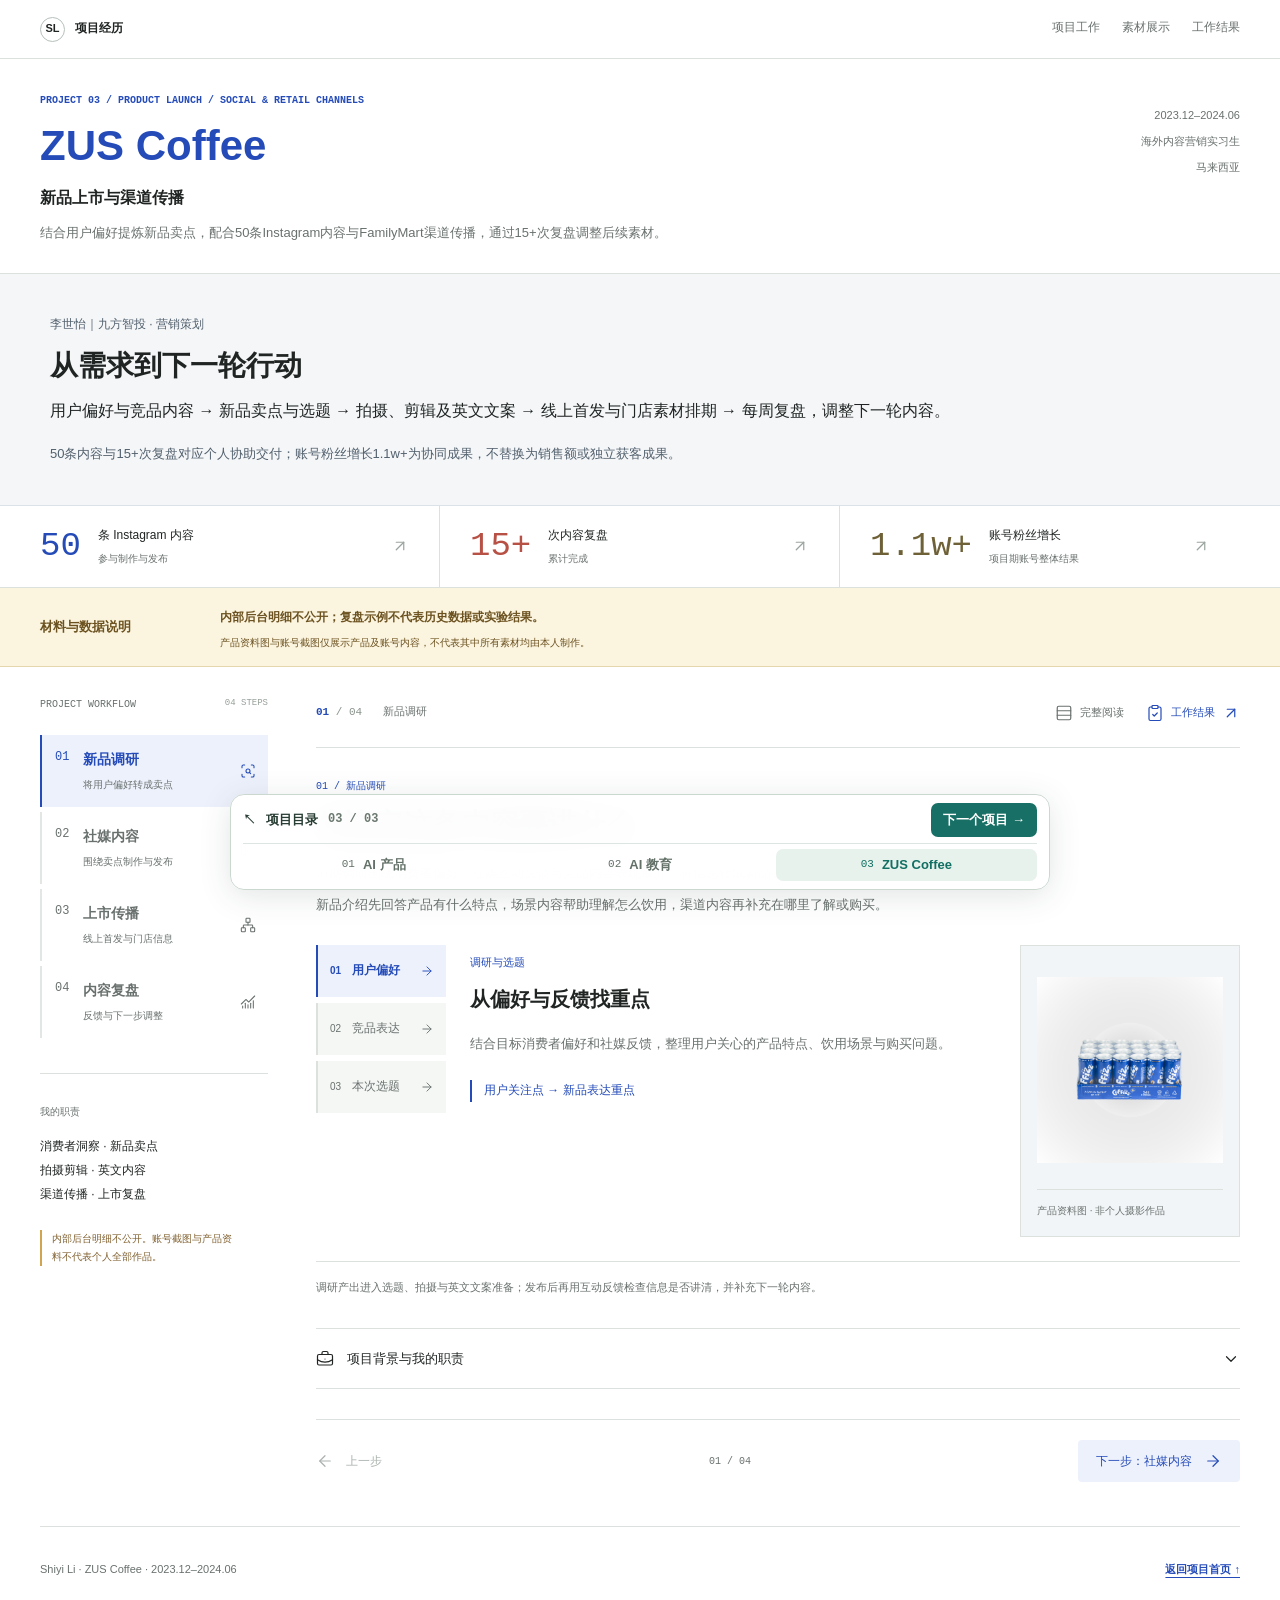
<file: docs/projects/zus-everywhere/case_study.html>
<!doctype html>
<html lang="zh-CN">
<head>
  <meta charset="UTF-8">
  <meta name="viewport" content="width=device-width, initial-scale=1">
  <meta name="description" content="ZUS Coffee新品卖点与渠道联动：从消费者偏好与竞品内容提炼卖点，协助50条Instagram制作发布，配合线上首发及FamilyMart门店传播，持续复盘与优化。">
  <title>ZUS Coffee新品卖点与渠道联动 | 李世怡 · 九方智投营销策划</title>
  <style>
    :root { --ink: #202a38; --blue: #1645c3; --pink: #ad3168; --teal: #08786a; --gold: #805e13; --yellow: #ffe083; --line: #d9e0e8; --muted: #596777; --soft: #f4f6f9; }
    * { box-sizing: border-box; }
    html { scroll-behavior: smooth; scroll-padding-top: 86px; }
    body { margin: 0; color: var(--ink); background: #fff; font: 16px/1.8 Inter, -apple-system, BlinkMacSystemFont, "Segoe UI", "PingFang SC", "Microsoft YaHei", sans-serif; letter-spacing: 0; }
    h1, h2, h3, h4, p, figure { margin: 0; }
    h1, h2, h3, h4 { line-height: 1.4; letter-spacing: 0; text-wrap: balance; }
    p { overflow-wrap: anywhere; }
    a { color: inherit; text-underline-offset: 4px; }
    img { display: block; max-width: 100%; height: auto; }
    button { font: inherit; cursor: pointer; touch-action: manipulation; }
    button, a { -webkit-tap-highlight-color: transparent; }
    [hidden] { display: none !important; }
    :focus-visible { outline: 3px solid var(--pink); outline-offset: 4px; }
    .wrap { width: min(1180px, calc(100% - 64px)); margin-inline: auto; }
    .skip-link { position: fixed; top: 10px; left: 10px; z-index: 100; padding: 8px 12px; background: #fff; transform: translateY(-160%); }
    .skip-link:focus { transform: none; }
    .nav { position: sticky; top: 0; z-index: 30; display: flex; align-items: center; justify-content: space-between; gap: 24px; min-height: 64px; padding: 0 max(32px, calc((100% - 1180px) / 2)); background: #fffffffa; border-bottom: 1px solid var(--line); }
    .brand { display: inline-flex; align-items: center; gap: 10px; color: var(--blue); text-decoration: none; font-size: 13px; font-weight: 750; white-space: nowrap; }
    .brand-mark { display: grid; place-items: center; width: 28px; height: 28px; border: 1px solid var(--blue); border-radius: 50%; font-size: 11px; }
    .nav-links { display: flex; gap: 22px; min-width: 0; overflow: auto; scrollbar-width: none; }
    .nav-links::-webkit-scrollbar { display: none; }
    .nav-links a { display: inline-flex; flex-shrink: 0; align-items: center; min-height: 44px; border-bottom: 2px solid transparent; color: var(--muted); text-decoration: none; font-size: 12px; }
    .nav-links a:hover, .nav-links a[aria-current="location"] { color: var(--blue); border-bottom-color: var(--blue); }
    .hero { position: relative; isolation: isolate; background: #d9e5ed; }
    .hero::before { content: ""; position: absolute; inset: 0; z-index: -1; background: linear-gradient(90deg, #f4f8fcfa 0%, #f4f8fcf5 36%, #f4f8fc75 60%, #f4f8fc00 80%), url("evidence/coffizz-launch.jpg") center 55% / cover no-repeat; }
    .hero-inner { padding-block: 55px 35px; }
    .eyebrow { margin-bottom: 20px; color: var(--blue); font-size: 11px; font-weight: 750; }
    h1 { color: var(--blue); font-size: 64px; line-height: 1.14; font-weight: 850; }
    h1 span { display: block; margin-top: 16px; color: var(--ink); font-size: 36px; line-height: 1.35; }
    .hero-copy { max-width: 570px; margin-top: 22px; color: #334558; font-size: 16px; line-height: 1.9; }
    .hero-meta { display: flex; flex-wrap: wrap; gap: 8px 20px; margin-top: 23px; font-size: 12px; color: #334558; }
    .hero-meta span { padding-left: 9px; border-left: 2px solid var(--blue); }
    .hero-source { max-width: 570px; margin-top: 28px; font-size: 10px; color: #3c4e5f; }
    .hero-source a { display: inline-flex; align-items: center; min-height: 32px; }
    .disclosure { background: var(--yellow); color: #362807; border-bottom: 1px solid #d9b759; }
    .disclosure-inner { display: grid; grid-template-columns: 205px 1fr; align-items: center; gap: 40px; padding-block: 21px; }
    .disclosure h2 { font-size: 18px; }
    .disclosure strong { font-size: 14px; }
    .disclosure p { font-size: 12px; margin-top: 5px; }
    .snapshot { border-bottom: 1px solid var(--line); }
    .metric-row { display: grid; grid-template-columns: repeat(3, minmax(0, 1fr)); }
    .metric { --accent: var(--blue); display: grid; grid-template-columns: auto 1fr; gap: 22px; align-items: center; padding: 28px; border-right: 1px solid var(--line); }
    .metric:first-child { padding-left: 0; }
    .metric:nth-child(2) { --accent: var(--teal); }
    .metric:last-child { --accent: var(--pink); border-right: 0; }
    .metric strong { color: var(--accent); font: 46px/1.2 "SFMono-Regular", Consolas, monospace; white-space: nowrap; }
    .metric b { display: block; font-size: 14px; }
    .metric small { display: block; font-size: 11px; color: var(--muted); margin-top: 4px; }
    .band { border-bottom: 1px solid var(--line); }
    .soft { background: var(--soft); }
    .section { padding-block: 74px; }
    .section-head { display: grid; grid-template-columns: .85fr 1.15fr; gap: 70px; margin-bottom: 34px; align-items: start; }
    .kicker { color: var(--blue); font-size: 11px; font-weight: 750; margin-bottom: 12px; }
    h2 { font-size: 36px; line-height: 1.35; }
    h3 { font-size: 22px; } h4 { font-size: 16px; }
    .lead { font-size: 15px; color: var(--muted); line-height: 1.95; padding-top: 3px; }
    .lead p + p { margin-top: 12px; }
    .roles { display: grid; grid-template-columns: repeat(3, minmax(0, 1fr)); gap: 30px; }
    .role { --accent: var(--blue); display: grid; grid-template-columns: 38px 1fr; gap: 18px; border-top: 3px solid var(--accent); padding-top: 24px; }
    .role:nth-child(2) { --accent: var(--pink); }
    .role:nth-child(3) { --accent: var(--teal); }
    .role > span { font: 28px/1.5 "SFMono-Regular", Consolas, monospace; color: var(--accent); }
    .role p { font-size: 13px; color: var(--muted); margin-top: 10px; }
    .research-grid { display: grid; grid-template-columns: repeat(3, minmax(0, 1fr)); gap: 30px; }
    .research-item { padding-top: 22px; border-top: 1px solid #b3bfcd; }
    .research-item > span { color: var(--blue); font: 12px/1.5 "SFMono-Regular", Consolas, monospace; }
    .research-item h3 { margin-top: 12px; }
    .research-item p { color: var(--muted); font-size: 14px; margin-top: 12px; }
    .research-item small { display: block; font-size: 11px; color: var(--gold); margin-top: 20px; }
    .research-note { padding-top: 24px; margin-top: 28px; border-top: 1px solid var(--line); font-size: 13px; color: var(--muted); }
    .workflow-heading { display: flex; justify-content: space-between; align-items: baseline; gap: 16px; flex-wrap: wrap; margin-bottom: 22px; }
    .workflow-heading h3 { font-size: 19px; }
    .example-label { font-size: 11px; color: var(--gold); font-weight: 650; }
    .workflow { display: grid; grid-template-columns: repeat(6, minmax(0, 1fr)); gap: 22px; list-style: none; margin: 0 0 38px; padding: 0; }
    .workflow li { --accent: var(--blue); position: relative; border-top: 3px solid var(--accent); padding-top: 20px; }
    .workflow li:nth-child(2), .workflow li:nth-child(5) { --accent: var(--pink); }
    .workflow li:nth-child(3), .workflow li:nth-child(6) { --accent: var(--teal); }
    .workflow li:not(:last-child)::after { content: "→"; position: absolute; right: -22px; top: -21px; color: var(--accent); font-size: 23px; background: #fff; padding-inline: 3px; }
    .workflow li > span { display: block; color: var(--accent); font: 29px/1.3 "SFMono-Regular", Consolas, monospace; margin-bottom: 12px; }
    .workflow h4 { font-size: 16px; }
    .workflow p { font-size: 12px; color: var(--muted); margin-top: 8px; }
    .tablist { display: flex; width: min(650px, 100%); padding: 4px; border: 1px solid #b7c4d4; background: #fff; border-radius: 6px; margin-bottom: 24px; }
    .tablist button { flex: 1; min-width: 0; min-height: 46px; padding: 8px 12px; border: 0; border-radius: 3px; color: var(--muted); background: transparent; font-size: 13px; }
    .tablist button[aria-selected="true"] { background: var(--blue); color: #fff; }
    .tablist button:hover:not([aria-selected="true"]) { background: var(--soft); color: var(--blue); }
    .panels { min-width: 0; }
    .panel { padding: 28px 0; border-block: 1px solid var(--line); min-width: 0; }
    .panel + .panel { margin-top: 24px; }
    .enhanced .panels { display: grid; }
    .enhanced .panel { grid-area: 1 / 1; margin: 0; }
    .enhanced .panel[aria-hidden="true"] { visibility: hidden; pointer-events: none; }
    .panel-heading { display: grid; grid-template-columns: 56px 1fr; align-items: center; gap: 20px; margin-bottom: 25px; }
    .panel-heading > span { color: var(--pink); font: 37px/1.2 "SFMono-Regular", Consolas, monospace; }
    .panel-heading small { display: block; font-size: 10px; color: var(--muted); margin-bottom: 7px; }
    .panel-heading h3 { font-size: 24px; }
    .panel-columns { display: grid; grid-template-columns: repeat(3, minmax(0, 1fr)); gap: 30px; }
    .panel-column { --accent: var(--blue); border-top: 3px solid var(--accent); padding-top: 17px; }
    .panel-column:nth-child(2) { --accent: var(--pink); }
    .panel-column:nth-child(3) { --accent: var(--teal); }
    .panel-column h4 { color: var(--accent); }
    .panel-column p { font-size: 14px; color: var(--muted); line-height: 1.9; margin-top: 11px; }
    .material-note { font-size: 11px; color: var(--muted); margin-top: 17px; }
    .evidence { display: grid; grid-template-columns: minmax(0, 1fr) minmax(0, 1fr); gap: 56px; align-items: start; margin-top: 50px; }
    .photo-link { display: block; cursor: zoom-in; border: 1px solid var(--line); background: #fff; }
    .photo-link:hover { outline: 3px solid var(--blue); outline-offset: -3px; }
    .feed img { width: 100%; aspect-ratio: 1206 / 2622; object-fit: contain; }
    figcaption { font-size: 11px; color: var(--muted); margin-top: 12px; }
    .evidence-copy { padding-top: 23px; border-top: 2px solid var(--ink); }
    .evidence-copy h3 { font-size: 27px; }
    .evidence-copy > p { margin-top: 16px; font-size: 14px; color: var(--muted); }
    .evidence-points { margin: 25px 0; }
    .evidence-points > div { padding-block: 16px; border-top: 1px solid var(--line); }
    .evidence-points dt { font-size: 14px; font-weight: 700; }
    .evidence-points dd { margin: 6px 0 0; font-size: 13px; color: var(--muted); }
    .image-note { padding: 16px 18px; margin-top: 20px; border-left: 3px solid #ae790b; background: var(--yellow); color: #362807; font-size: 12px; }
    .product-materials { display: grid; grid-template-columns: 1fr 1fr; gap: 18px; margin-top: 28px; }
    .product-materials img { width: 100%; aspect-ratio: 1; object-fit: contain; }
    .channel-steps { display: grid; grid-template-columns: repeat(3, minmax(0, 1fr)); gap: 30px; margin-bottom: 40px; }
    .channel-step { border-top: 3px solid var(--teal); padding-top: 22px; }
    .channel-step:nth-child(2) { border-color: var(--pink); }
    .channel-step:nth-child(3) { border-color: var(--blue); }
    .channel-step h3 { font-size: 21px; }
    .channel-step p { font-size: 13px; color: var(--muted); margin-top: 11px; }
    .review-intro { display: flex; justify-content: space-between; align-items: baseline; gap: 20px; flex-wrap: wrap; margin-bottom: 22px; }
    .review-intro h3 { font-size: 23px; }
    .review-note { padding: 15px 18px; background: #fff2c8; border-left: 3px solid #c79922; color: #604714; font-size: 12px; margin-bottom: 22px; }
    .results { background: #f1f7f4; }
    .result-list { list-style: none; margin: 0; padding: 0; border-top: 1px solid #b9d2c7; }
    .result-list li { display: grid; grid-template-columns: 55px .8fr 1.2fr; align-items: baseline; gap: 28px; padding-block: 26px; border-bottom: 1px solid #b9d2c7; }
    .result-list li > span { font: 22px/1.2 "SFMono-Regular", Consolas, monospace; color: var(--teal); }
    .result-list h3 { font-size: 22px; }
    .result-list p { font-size: 14px; color: var(--muted); }
    .scope-note { margin-top: 25px; font-size: 12px; color: #4b6258; }
    .scope-note strong { margin-right: 10px; color: #25654a; }
    .footer { padding-block: 22px; font-size: 11px; color: var(--muted); }
    .footer .wrap { display: flex; justify-content: space-between; gap: 20px; align-items: center; }
    .footer a { display: inline-flex; align-items: center; min-height: 44px; font-weight: 700; color: var(--blue); }
    @media (max-width: 1000px) {
      h1 { font-size: 55px; } h1 span { font-size: 32px; } h2 { font-size: 32px; }
      .hero-copy { max-width: 480px; }
      .metric { grid-template-columns: 1fr; gap: 9px; padding-inline: 22px; }
      .metric strong { font-size: 40px; }
      .section-head { gap: 36px; }
      .role { grid-template-columns: 30px 1fr; gap: 12px; } .role h3 { font-size: 20px; }
      .workflow { gap: 15px; } .workflow li:not(:last-child)::after { right: -19px; font-size: 20px; top: -19px; }
      .workflow h4 { font-size: 14px; }
      .evidence { gap: 30px; }
      .product-materials { gap: 12px; }
    }
    @media (max-width: 760px) {
      html { scroll-padding-top: 102px; }
      .wrap { width: calc(100% - 36px); }
      .nav { flex-direction: column; align-items: stretch; padding: 12px 18px 0; gap: 0; }
      .brand { font-size: 12px; } .brand-mark { width: 24px; height: 24px; }
      .nav-links { width: 100%; gap: 23px; } .nav-links a { font-size: 11px; }
      .hero::before { background-image: linear-gradient(90deg, #f4f8fcfa 0%, #f4f8fce8 48%, #f4f8fc85 100%), url("evidence/coffizz-launch.jpg"); background-position: center, 68% center; }
      .hero-inner { padding-block: 32px 22px; }
      h1 { font-size: 44px; } h1 span { margin-top: 14px; font-size: 27px; }
      .eyebrow { font-size: 10px; margin-bottom: 15px; }
      .hero-copy { font-size: 14px; margin-top: 17px; max-width: 390px; }
      .hero-meta { font-size: 10px; gap: 7px 14px; margin-top: 18px; }
      .hero-source { font-size: 10px; margin-top: 16px; }
      .disclosure-inner { grid-template-columns: 1fr; gap: 8px; padding-block: 18px; }
      .disclosure h2 { font-size: 18px; } .disclosure strong { font-size: 12px; } .disclosure p { font-size: 11px; }
      .metric, .metric:first-child { padding: 22px 12px; }
      .metric:first-child { padding-left: 0; } .metric:last-child { padding-right: 0; }
      .metric strong { font-size: 30px; } .metric b { font-size: 12px; } .metric small { font-size: 10px; }
      .section { padding-block: 50px; }
      .section-head { grid-template-columns: 1fr; gap: 18px; margin-bottom: 28px; }
      h2 { font-size: 29px; } .kicker { font-size: 10px; margin-bottom: 10px; } .lead { font-size: 14px; }
      .roles, .research-grid { grid-template-columns: 1fr; gap: 24px; }
      .role { padding-top: 18px; grid-template-columns: 35px 1fr; gap: 15px; }
      .role h3 { font-size: 21px; } .role p { margin-top: 7px; }
      .research-item { padding-top: 18px; } .research-item h3 { font-size: 21px; margin-top: 8px; }
      .research-item p { margin-top: 8px; font-size: 13px; } .research-item small { margin-top: 12px; }
      .research-note { font-size: 12px; padding-top: 20px; margin-top: 25px; }
      .workflow-heading h3 { font-size: 18px; } .example-label { font-size: 10px; }
      .workflow { grid-template-columns: 1fr; gap: 0; margin-bottom: 28px; }
      .workflow li { border-top: 0; border-left: 2px solid var(--accent); padding: 0 0 24px 54px; margin-left: 9px; }
      .workflow li:last-child { padding-bottom: 0; }
      .workflow li > span { position: absolute; top: 1px; left: 14px; font-size: 21px; }
      .workflow h4 { font-size: 17px; } .workflow p { margin-top: 6px; }
      .workflow li:not(:last-child)::after { content: "↓"; top: auto; bottom: 0; left: -10px; right: auto; font-size: 20px; padding: 0; }
      .tablist { width: 100%; margin-bottom: 20px; } .tablist button { font-size: 12px; padding-inline: 6px; }
      .panel { padding-block: 22px; }
      .panel-heading { grid-template-columns: 38px 1fr; gap: 15px; margin-bottom: 20px; }
      .panel-heading > span { font-size: 29px; } .panel-heading h3 { font-size: 21px; }
      .panel-columns { grid-template-columns: 1fr; gap: 23px; }
      .panel-column { padding-top: 15px; } .panel-column p { font-size: 13px; margin-top: 9px; }
      .material-note { font-size: 10px; }
      .evidence { grid-template-columns: 1fr; gap: 26px; margin-top: 35px; }
      .evidence-copy { padding-top: 19px; } .evidence-copy h3 { font-size: 25px; }
      .evidence-copy > p { font-size: 13px; }
      .product-materials { gap: 16px; }
      .channel-steps { grid-template-columns: 1fr; gap: 24px; margin-bottom: 30px; }
      .channel-step { padding-top: 18px; } .channel-step p { margin-top: 8px; }
      .review-intro { gap: 8px; } .review-intro h3 { font-size: 21px; }
      .review-note { font-size: 11px; padding: 14px 16px; }
      .result-list li { grid-template-columns: 32px 1fr; gap: 10px 16px; padding-block: 23px; }
      .result-list li > span { font-size: 19px; } .result-list h3 { font-size: 21px; }
      .result-list p { grid-column: 2; font-size: 13px; }
      .scope-note { font-size: 11px; } .scope-note strong { display: block; margin-bottom: 6px; }
      .footer .wrap { flex-direction: column; align-items: flex-start; gap: 6px; }
    }
    @media (max-width: 360px) { .metric strong { font-size: 26px; } .nav-links { gap: 17px; } }
    @media (prefers-reduced-motion: reduce) { html { scroll-behavior: auto; } }
  .application-loop{padding:40px max(24px,calc((100% - 1180px)/2));background:#f4f6f8;border-bottom:1px solid #dce2e8;line-height:1.8} </style>
  <link rel="stylesheet" href="../ai-news-dashboard/case-study-workspace.css">
  <link rel="stylesheet" href="../project-workspace.css">
  <link rel="stylesheet" href="../market-workspace.css">
  <style data-project-navigation="bottom-v2">/* Shared project directory */
.project-directory{box-sizing:border-box;width:min(1180px,calc(100% - 32px));margin:16px auto;padding:16px 20px;border:1px solid #cbd8d0;border-radius:22px;background:#fff;color:#293e35;font:600 16px/1.4 -apple-system,BlinkMacSystemFont,"PingFang SC","Microsoft YaHei",sans-serif;box-shadow:0 4px 20px #173d2f05}
.project-directory *{box-sizing:border-box}
.pd-top{display:flex;align-items:center;justify-content:space-between;gap:16px;padding-bottom:10px;border-bottom:1px solid #dce5df}
.pd-home{display:flex;align-items:center;gap:16px;text-decoration:none!important;color:#293e35!important;white-space:nowrap}
.pd-count{font:600 15px/1.4 ui-monospace,monospace;color:#6a786e}
.pd-next{padding:16px 22px;border-radius:12px;background:#176f65;color:#fff!important;text-decoration:none!important;white-space:nowrap;transition:background .2s}
.pd-next:hover{background:#10584f}
.pd-links{display:grid;grid-template-columns:repeat(3,minmax(0,1fr));gap:8px;padding-top:8px}
.pd-links a{display:flex;justify-content:center;align-items:center;gap:12px;padding:16px 8px;text-decoration:none!important;border-radius:12px;color:#637168!important;white-space:nowrap}
.pd-links a span{font:500 14px/1.4 ui-monospace,monospace}
.pd-links a[aria-current="page"]{background:#e8f2ec;color:#116f63!important;font-weight:750}
.pd-links a:hover{background:#f0f5f2}
.project-directory a:focus-visible{outline:3px solid #176f65;outline-offset:3px}
@media(min-width:900px){.project-directory{font-size:20px}.pd-count{font-size:18px}.pd-next{padding:18px 24px}.pd-links a{padding:18px 10px}.pd-links a span{font-size:16px}}
@media(max-width:480px){.project-directory{padding:12px;margin:12px auto;border-radius:16px;font-size:14px}.pd-home{gap:8px}.pd-count{font-size:12px}.pd-next{padding:12px}.pd-links{gap:3px}.pd-links a{gap:6px;padding:13px 3px;font-size:13px}.pd-links a span{font-size:11px}}

/* Bottom project navigation, consistent with the Awinic portfolio. */
body{padding-bottom:190px}
.project-directory{position:fixed;z-index:60;left:0;right:0;bottom:calc(18px + env(safe-area-inset-bottom));margin:0 auto;background:#fffffff5;box-shadow:0 6px 32px #203c3021;backdrop-filter:blur(16px);max-width:1080px;padding:12px 16px;font-size:16px}
.project-directory .pd-next{padding:12px 20px}
.project-directory .pd-links a{padding:12px 8px}
@media(max-width:480px){body{padding-bottom:160px}.project-directory{bottom:calc(10px + env(safe-area-inset-bottom));padding:10px 12px;font-size:14px}.project-directory .pd-next{padding:10px 12px}.project-directory .pd-links a{padding:10px 3px}}
@media print{.project-directory{display:none}body{padding-bottom:0}}

/* Compact bottom navigation */
body{padding-bottom:125px}
.project-directory{max-width:820px;width:calc(100% - 32px);padding:8px 12px;border-radius:14px;font-size:13px;bottom:calc(10px + env(safe-area-inset-bottom))}
.project-directory .pd-top{padding-bottom:6px;gap:10px}
.project-directory .pd-home{gap:10px}
.project-directory .pd-count{font-size:12px}
.project-directory .pd-next{padding:8px 12px;border-radius:7px}
.project-directory .pd-links{padding-top:5px;gap:5px}
.project-directory .pd-links a{padding:7px 6px;gap:8px;border-radius:7px;font-size:13px}
.project-directory .pd-links a span{font-size:11px}
@media(max-width:480px){body{padding-bottom:115px}.project-directory{width:calc(100% - 20px);padding:7px 10px;font-size:12px}.project-directory .pd-next{padding:7px 10px}.project-directory .pd-links a{font-size:12px;padding:7px 2px;gap:5px}.project-directory .pd-count{font-size:11px}}
</style>
</head>
<body>


  <a class="skip-link" href="#overview">跳至项目内容</a>
  <nav class="nav" aria-label="页面导航">
    <a class="brand" href="../../" aria-label="返回作品集首页"><span class="brand-mark">SL</span><span>Shiyi Li · Marketing Trainee</span></a>
    <div class="nav-links"><a href="#overview">我的职责</a><a href="#research">内容调研</a><a href="#content">内容执行</a><a href="#review">渠道复盘</a><a href="#results">工作结果</a></div>
  </nav>
  <main>
    <header class="hero">
      <div class="wrap hero-inner">
        <p class="eyebrow">PROJECT 03 / PRODUCT LAUNCH · SOCIAL & RETAIL CHANNELS</p>
        <h1>ZUS Coffee<span>新品上市<br>与渠道传播</span></h1>
        <p class="hero-copy">结合用户偏好提炼新品卖点，配合50条Instagram内容与FamilyMart渠道传播，通过15+次复盘调整后续素材。</p>
        <div class="hero-meta"><span>2023.12–2024.06</span><span>海外内容营销实习生</span><span>马来西亚</span></div>
        <p class="hero-source">COFFIZZ 产品资料图 · 非个人摄影作品 · <a href="https://siakapkeli.my/articles/zus-coffee-perkenalkan-coffizz-kopi-berkarbonat-halal-dalam-tin-pertama-di-malaysia" target="_blank" rel="noopener noreferrer">原图片来源 ↗</a></p>
      </div>
    </header><section class="application-loop" aria-label="项目逻辑闭环"><div style="max-width:1180px;margin:auto"><p style="font-size:12px;color:#52606d">李世怡｜九方智投 · 营销策划</p><h2 style="font-size:28px;margin:12px 0">从需求到下一轮行动</h2><p>用户偏好与竞品内容 → 新品卖点与选题 → 拍摄、剪辑及英文文案 → 线上首发与门店素材排期 → 每周复盘，调整下一轮内容。</p><p style="font-size:13px;margin-top:16px;color:#52606d">50条内容与15+次复盘对应个人协助交付；账号粉丝增长1.1w+为协同成果，不替换为销售额或独立获客成果。</p></div></section>
    <aside class="disclosure" aria-labelledby="disclosure-title">
      <div class="wrap disclosure-inner"><h2 id="disclosure-title">材料与数据说明</h2><div><strong>内部后台明细不公开；复盘示例不代表历史数据或实验结果。</strong><p>产品资料图与账号截图仅展示产品及账号内容，不代表其中所有素材均由本人制作。</p></div></div>
    </aside>
    <div class="snapshot" aria-label="工作量与账号结果">
      <div class="wrap metric-row">
        <div class="metric"><strong>50</strong><div><b>条 Instagram 内容</b><small>协助制作与发布的内容条数</small></div></div>
        <div class="metric"><strong>15+</strong><div><b>次内容复盘</b><small>每周监测、累计输出复盘</small></div></div>
        <div class="metric"><strong>1.1w+</strong><div><b>账号粉丝增长</b><small>项目期账号整体结果</small></div></div>
      </div>
    </div>

    <section class="band" id="overview"><div class="wrap section">
      <div class="section-head"><div><p class="kicker">01 / 项目背景与职责</p><h2>把新品卖点<br>接到上市传播</h2></div><div class="lead"><p>在 ZUS Coffee 担任海外内容营销实习生期间，我先结合消费者偏好、社媒反馈与竞品内容整理卖点，再参与Instagram选题、拍摄剪辑和英文表达，配合线上首发及FamilyMart渠道传播。</p><p>发布后每周监测表现，将互动中暴露的信息缺口和内容表现带回下一轮选题、素材及排期，完成调研—制作—传播—复盘的工作闭环。</p></div></div>
      <div class="roles">
        <article class="role"><span>01</span><div><h3>消费者洞察与卖点</h3><p>结合用户偏好、社媒反馈与竞品表达，把新品特点转成选题与传播重点。</p></div></article>
        <article class="role"><span>02</span><div><h3>制作与发布</h3><p>参与拍摄、剪辑、英文文案、hashtag 与素材整理，配合发布排期。</p></div></article>
        <article class="role"><span>03</span><div><h3>上市传播与复盘</h3><p>配合线上首发和FamilyMart信息准备，每周复盘并优化后续内容与发布节奏。</p></div></article>
      </div>
    </div></section>

    <section class="band soft" id="research"><div class="wrap section">
      <div class="section-head"><div><p class="kicker">02 / 新品调研与卖点</p><h2>把消费者偏好<br>转成内容重点</h2></div><div class="lead"><p>前期调研围绕消费者偏好、社媒互动反馈与竞品内容表现展开，将信息转成新品卖点、选题和画面方向。</p><p>新品介绍先回答产品有什么特点，场景内容帮助理解怎么饮用，渠道内容再补充在哪里了解或购买。</p></div></div>
      <div class="research-grid">
        <article class="research-item"><span>01 / 消费者</span><h3>从偏好与反馈找重点</h3><p>结合目标消费者偏好和社媒反馈，整理用户关心的产品特点、饮用场景与购买问题。</p><small>用户关注点 → 新品表达重点</small></article>
        <article class="research-item"><span>02 / 竞品</span><h3>观察新品内容怎么呈现</h3><p>参考竞品的新品介绍、场景画面和渠道说明，判断哪些表达适合目标用户与本次传播。</p><small>竞品内容观察 → 选题与形式参考</small></article>
        <article class="research-item"><span>03 / 卖点</span><h3>把信息转成制作任务</h3><p>结合产品资料与首发安排，梳理主要卖点、画面方向、英文文案和渠道信息，供内容制作使用。</p><small>调研与产品资料 → 选题、拍摄及英文表达</small></article>
      </div>
      <p class="research-note">调研产出进入选题、拍摄与英文文案准备；发布后再用互动反馈检查信息是否讲清，并补充下一轮内容。</p>
    </div></section>

    <section class="band" id="content"><div class="wrap section">
      <div class="section-head"><div><p class="kicker">03 / Instagram 内容执行</p><h2>卖点、场景与渠道<br>一起进入内容</h2></div><div class="lead"><p>协助完成50条Instagram内容发布，参与选题、拍摄、剪辑、英文文案、hashtag与素材整理。</p><p>让产品画面、英文表达与发布目的相互对应：新品介绍讲清卖点，生活场景增加理解，购买信息承接兴趣。</p></div></div>
      <div class="workflow-heading"><h3>内容工作流程</h3><span class="example-label">工作环节整理 · 非历史排期记录</span></div>
      <ol class="workflow" aria-label="内容工作流程">
        <li><span>01</span><h4>消费者与竞品调研</h4><p>整理偏好与互动反馈</p></li>
        <li><span>02</span><h4>选题与文案</h4><p>准备卖点和英文表达</p></li>
        <li><span>03</span><h4>拍摄与剪辑</h4><p>参与画面与视频制作</p></li>
        <li><span>04</span><h4>确认与排期</h4><p>配合核对素材与时间</p></li>
        <li><span>05</span><h4>内容发布</h4><p>整理文案、标签与素材</p></li>
        <li><span>06</span><h4>复盘回流</h4><p>优化下一条选题与节奏</p></li>
      </ol>
      <div class="tabbed" data-tab-group="content">
        <div class="tablist" role="tablist" aria-label="三类内容工作" hidden>
          <button id="content-tab-product" type="button" role="tab" aria-controls="content-product">新品介绍</button>
          <button id="content-tab-scene" type="button" role="tab" aria-controls="content-scene">生活场景</button>
          <button id="content-tab-channel" type="button" role="tab" aria-controls="content-channel">购买信息</button>
        </div>
        <div class="panels">
          <article class="panel" id="content-product"><div class="panel-heading"><span>01</span><div><small>新品介绍</small><h3>把产品信息说明白</h3></div></div><div class="panel-columns">
            <div class="panel-column"><h4>要传达什么</h4><p>新品是什么，有哪些值得关注的产品特点，以及本次发布需要说明的信息。</p></div>
            <div class="panel-column"><h4>参与的工作</h4><p>整理产品卖点，参与相关选题、拍摄剪辑与英文文案，配合素材准备。</p></div>
            <div class="panel-column"><h4>内容表达重点</h4><p>产品画面与文案相互对应，产品名称、信息和发布主题保持一致。</p></div>
          </div></article>
          <article class="panel" id="content-scene"><div class="panel-heading"><span>02</span><div><small>生活场景内容</small><h3>让画面贴近使用情境</h3></div></div><div class="panel-columns">
            <div class="panel-column"><h4>要传达什么</h4><p>产品可以出现在哪些日常情境中，让内容不只停留在包装和卖点介绍。</p></div>
            <div class="panel-column"><h4>参与的工作</h4><p>结合选题参与拍摄、剪辑与英文文案，整理不同版本和发布所需素材。</p></div>
            <div class="panel-column"><h4>内容表达重点</h4><p>让产品、场景和文字围绕同一个主题，避免画面与文案各说各的。</p></div>
          </div></article>
          <article class="panel" id="content-channel"><div class="panel-heading"><span>03</span><div><small>购买信息传播</small><h3>把购买信息补充清楚</h3></div></div><div class="panel-columns">
            <div class="panel-column"><h4>要传达什么</h4><p>新品的线上发布与线下渠道信息，让感兴趣的用户知道在哪里了解或购买。</p></div>
            <div class="panel-column"><h4>参与的工作</h4><p>配合线上首发及 FamilyMart 传播，协助整理宣传素材、门店信息与发布排期。</p></div>
            <div class="panel-column"><h4>内容表达重点</h4><p>核对产品名称、渠道说明与发布时间，避免信息遗漏或前后不一致。</p></div>
          </div></article>
        </div>
      </div>
      <p class="material-note">三类内容为工作说明的组织方式，不代表三组对照实验；未展示单条内容的后台数据或转化结论。</p>
      <div class="evidence">
        <figure class="feed"><a class="photo-link" href="../../works/covers/zus-everywhere.jpg" target="_blank" rel="noopener noreferrer" aria-label="查看 ZUS Everywhere 账号截图原图"><img src="../../works/covers/zus-everywhere.jpg" width="1206" height="2622" alt="ZUS Everywhere Instagram 账号截图，包含产品、场景及活动内容" loading="lazy"></a><figcaption>账号截图 · 保留原貌 · 不代表其中所有内容均由本人制作</figcaption></figure>
        <div class="evidence-copy">
          <p class="kicker">账号内容与产品资料</p><h3>画面、英文文案<br>和发布信息一起准备</h3>
          <p>账号截图呈现了产品、生活场景和活动等内容。我的参与范围以本页说明的选题、拍摄剪辑、英文文案及发布配合为准。</p>
          <dl class="evidence-points">
            <div><dt>画面与视频</dt><dd>参与拍摄和剪辑，围绕选题准备相应素材。</dd></div>
            <div><dt>英文文案与标签</dt><dd>参与英文 caption、hashtag 与产品信息整理。</dd></div>
            <div><dt>素材与发布时间</dt><dd>协助整理素材版本，配合发布排期与信息确认。</dd></div>
          </dl>
          <p class="image-note">材料说明：账号截图用于呈现整体内容风格；下方为产品资料图，并非个人摄影或设计作品。</p>
          <div class="product-materials">
            <figure><a class="photo-link" href="evidence/coffizz-product.png" target="_blank" rel="noopener noreferrer" aria-label="查看 COFFIZZ 产品资料原图"><img src="evidence/coffizz-product.png" width="1080" height="1080" alt="COFFIZZ 产品资料图" loading="lazy"></a><figcaption>COFFIZZ 产品资料图</figcaption></figure>
            <figure><a class="photo-link" href="evidence/coffizz-carton.png" target="_blank" rel="noopener noreferrer" aria-label="查看 COFFIZZ 包装资料原图"><img src="evidence/coffizz-carton.png" width="1080" height="1080" alt="COFFIZZ 外箱包装资料图" loading="lazy"></a><figcaption>COFFIZZ 包装资料图</figcaption></figure>
          </div>
        </div>
      </div>
    </div></section>

    <section class="band soft" id="review"><div class="wrap section">
      <div class="section-head"><div><p class="kicker">04 / 上市传播与内容复盘</p><h2>线上首发与门店信息<br>接上后续复盘</h2></div><div class="lead"><p>配合新品线上首发及FamilyMart线下渠道传播，协助整理宣传素材、门店信息与发布排期，核对产品、渠道说明和发布时间。</p><p>每周监测内容表现，累计输出15+次复盘。把购买信息疑问补回文案，将互动反馈带回后续选题、内容形式与发布节奏。</p></div></div>
      <div class="channel-steps">
        <article class="channel-step"><h3>发布前：统一上市信息</h3><p>整理首发素材、FamilyMart门店信息及排期，检查产品名称、渠道说明与时间是否一致。</p></article>
        <article class="channel-step"><h3>发布后：监测内容与反馈</h3><p>每周跟踪可获取的内容表现，整理消费者对卖点、场景和购买信息的互动反馈。</p></article>
        <article class="channel-step"><h3>复盘后：回到下一轮制作</h3><p>把信息缺口补回文案与素材，优化后续选题和发布节奏，再持续观察新的反馈。</p></article>
      </div>
      <div class="review-intro"><h3>复盘时，如何考虑下一步</h3><span class="example-label">复盘思路示意 · 非历史数据结论</span></div>
      <p class="review-note">以下是问题处理思路，不是历史用户原话、真实数据对比或已经验证的优化效果。数据有变化时，先核对内容、时间与其他影响因素，再讨论调整。</p>
      <div class="tabbed" data-tab-group="review">
        <div class="tablist" role="tablist" aria-label="复盘思路示例" hidden>
          <button id="review-tab-info" type="button" role="tab" aria-controls="review-info">购买地点询问</button>
          <button id="review-tab-response" type="button" role="tab" aria-controls="review-response">内容表现变化</button>
          <button id="review-tab-product" type="button" role="tab" aria-controls="review-product">产品问题反馈</button>
        </div>
        <div class="panels">
          <article class="panel" id="review-info"><div class="panel-heading"><span>01</span><div><small>示例情境</small><h3>评论里出现购买地点询问</h3></div></div><div class="panel-columns">
            <div class="panel-column"><h4>关注什么信息</h4><p>用户具体询问哪个产品、哪个地区或哪类购买渠道，不直接把询问当作成交。</p></div>
            <div class="panel-column"><h4>还需要核对什么</h4><p>检查原帖是否说明购买渠道，以及现有门店或购买入口信息是否仍然准确。</p></div>
            <div class="panel-column"><h4>可以怎样调整</h4><p>在信息确认后补充渠道说明，并在后续相关内容中更清楚地呈现购买信息。</p></div>
          </div></article>
          <article class="panel" id="review-response"><div class="panel-heading"><span>02</span><div><small>示例情境</small><h3>一条内容的表现发生变化</h3></div></div><div class="panel-columns">
            <div class="panel-column"><h4>关注什么信息</h4><p>在相同观察时长下，查看可获取的触达和互动表现，避免只看某一个数字。</p></div>
            <div class="panel-column"><h4>还需要核对什么</h4><p>核对主题、形式、发布时间，以及是否有活动或额外推广等影响。</p></div>
            <div class="panel-column"><h4>可以怎样调整</h4><p>提出下一条内容的具体尝试，如调整开头或信息顺序，发布后继续观察，不提前承诺效果。</p></div>
          </div></article>
          <article class="panel" id="review-product"><div class="panel-heading"><span>03</span><div><small>示例情境</small><h3>用户对产品信息有疑问</h3></div></div><div class="panel-columns">
            <div class="panel-column"><h4>关注什么信息</h4><p>区分用户是在询问产品信息，还是表达个人偏好，不从少量评论推断全部用户。</p></div>
            <div class="panel-column"><h4>还需要核对什么</h4><p>回看原内容是否解释清楚，再核对产品资料，确认哪些信息可以补充。</p></div>
            <div class="panel-column"><h4>可以怎样调整</h4><p>把已确认的信息补充到文案或后续选题中，涉及不确定的问题先与团队确认。</p></div>
          </div></article>
        </div>
      </div>
    </div></section>

    <section class="band results" id="results"><div class="wrap section">
      <div class="section-head"><div><p class="kicker">04 / 复盘结果</p><h2>内容支持新品传播<br>复盘驱动持续调整</h2></div><div class="lead"><p>从调研和卖点提炼到内容执行与渠道传播，协同完成新品传播工作；每周复盘把反馈带回制作。工作量与账号粉丝增长分别展示，增长为项目期账号整体结果。</p></div></div>
      <ol class="result-list">
        <li><span>01</span><h3>协助50条内容发布</h3><p>参与选题、拍摄、剪辑、英文文案、hashtag与素材整理，支持新品上市传播。</p></li>
        <li><span>02</span><h3>输出15+次内容复盘</h3><p>每周监测内容表现，将互动反馈带回选题、表达与发布节奏。</p></li>
        <li><span>03</span><h3>账号粉丝增长1.1w+</h3><p>协同带动项目期账号整体增长，不单独归因于某条内容。</p></li>
      </ol>
      <p class="scope-note"><strong>统计范围</strong>参与发布的内容条数、累计完成的复盘次数及项目期账号粉丝增长；原始后台明细不作公开展示。</p>
    </div></section>
  </main>
  <footer class="footer"><div class="wrap"><span>Shiyi Li · ZUS Coffee · 2023.12–2024.06</span><a href="../../">返回项目首页 ↑</a></div></footer>
  <script>
    // Shared grid sizing keeps all tab states stable; without JS every panel is readable.
    document.querySelectorAll('[data-tab-group]').forEach(group => {
      const tablist = group.querySelector('[role="tablist"]');
      const tabs = [...tablist.querySelectorAll('[role="tab"]')];
      const panels = [...group.querySelectorAll('.panel')];
      function selectTab(tab) {
        tabs.forEach(item => {
          const selected = item === tab;
          item.setAttribute('aria-selected', String(selected));
          item.tabIndex = selected ? 0 : -1;
        });
        panels.forEach(panel => {
          const selected = panel.id === tab.getAttribute('aria-controls');
          panel.setAttribute('aria-hidden', String(!selected));
          panel.inert = !selected;
        });
      }
      panels.forEach((panel, index) => {
        panel.setAttribute('role', 'tabpanel');
        panel.setAttribute('aria-labelledby', tabs[index].id);
      });
      group.classList.add('enhanced');
      tablist.hidden = false;
      selectTab(tabs[0]);
      tabs.forEach((tab, index) => {
        tab.addEventListener('click', () => selectTab(tab));
        tab.addEventListener('keydown', event => {
          let next;
          if (event.key === 'ArrowRight') next = (index + 1) % tabs.length;
          if (event.key === 'ArrowLeft') next = (index - 1 + tabs.length) % tabs.length;
          if (event.key === 'Home') next = 0;
          if (event.key === 'End') next = tabs.length - 1;
          if (next === undefined) return;
          event.preventDefault();
          selectTab(tabs[next]);
          tabs[next].focus();
        });
      });
    });
    if ('IntersectionObserver' in window) {
      const links = [...document.querySelectorAll('.nav-links a')];
      const observer = new IntersectionObserver(entries => {
        const visible = entries.filter(entry => entry.isIntersecting).sort((a, b) => a.boundingClientRect.top - b.boundingClientRect.top)[0];
        if (!visible) return;
        links.forEach(link => {
          if (link.hash === '#' + visible.target.id) link.setAttribute('aria-current', 'location');
          else link.removeAttribute('aria-current');
        });
      }, { rootMargin: '-110px 0px -55% 0px' });
      links.forEach(link => observer.observe(document.querySelector(link.hash)));
    }
  </script>
  <script src="../ai-news-dashboard/lucide.min.js"></script>
  <script src="../project-workspace.js" data-project="zus"></script>
<nav class="project-directory" aria-label="三个项目导航"><div class="pd-top"><a class="pd-home" href="../../index.html#projects"><span aria-hidden="true">↖</span>项目目录 <span class="pd-count">03 / 03</span></a><a class="pd-next" href="../ai-news-dashboard/case_study.html">下一个项目 <span aria-hidden="true">→</span></a></div><div class="pd-links"><a href="../ai-news-dashboard/case_study.html"><span>01</span>AI 产品</a><a href="../ai-education-partnership/case_study.html"><span>02</span>AI 教育</a><a href="../zus-everywhere/case_study.html" aria-current="page"><span>03</span>ZUS Coffee</a></div></nav>
</body>
</html>
</file>
<file: docs/projects/ai-news-dashboard/case-study-workspace.css>
:root { --ink: #202523; --muted: #69716e; --line: #dce1de; --soft: #f5f7f5; --blue: #126c62; --cyan: #126c62; --pink: #bd514d; }
.project-subtitle { margin-top: 10px; font-size: 20px; }
.hero h1 span { font-size: 36px; }
.need-tabs, .chart-tabs { display: flex; gap: 0; border-bottom: 1px solid var(--line); }
.need-tabs button, .chart-tabs button { border: 0; border-bottom: 2px solid transparent; background: none; padding: 12px 15px; color: var(--muted); font-size: 13px; }
.need-tabs [aria-selected="true"], .chart-tabs [aria-selected="true"] { border-bottom-color: var(--cyan); color: var(--cyan); font-weight: 700; }
.need-explorer { display: grid; grid-template-columns: minmax(0, 1fr) 230px; gap: 40px; }
.need-label { margin-top: 26px; font-size: 11px; color: var(--muted); }
.need-question { margin-top: 8px; font-size: 23px; }
.need-decisions { margin: 23px 0 0; }
.need-decisions > div { display: grid; grid-template-columns: 64px minmax(0, 1fr); gap: 18px; border-top: 1px solid var(--line); padding-block: 14px; font-size: 13px; }
.need-decisions dt { color: var(--muted); }
.need-decisions dd { margin: 0; }
.need-evidence { padding: 15px; background: #f0f3f0; border: 1px solid var(--line); }
.need-evidence img { height: 270px; object-fit: contain; }
.need-evidence figcaption { margin-top: 16px; border-top: 1px solid var(--line); padding-top: 12px; }
.need-evidence figcaption span { font-size: 10px; }
.need-evidence strong { font-size: 12px; margin-top: 4px; }
.need-source { margin-top: 24px; font-size: 11px; color: var(--muted); }
.interactive-case { background: #fff; }
.interactive-case svg.lucide { width: 18px; height: 18px; flex: 0 0 auto; }
.interactive-case .report, .interactive-case .hero-inner, .interactive-case .metric-strip { width: min(1280px, calc(100% - 80px)); }
.interactive-case .site-nav { min-height: 58px; padding: 0 max(40px, calc((100% - 1280px) / 2)); color: var(--ink); background: #fffffff5; border-bottom-color: var(--line); }
.interactive-case .brand-mark { border-color: #b6c0ba; width: 25px; height: 25px; }
.interactive-case .nav-brand { font-size: 12px; }
.interactive-case .nav-links a { color: var(--muted); min-height: 58px; gap: 5px; }
.interactive-case .nav-links a.active, .interactive-case .nav-links a:hover { color: var(--cyan); border-bottom-color: var(--cyan); }
.interactive-case .hero { min-height: 0; background: #fff; color: var(--ink); border-bottom: 1px solid var(--line); }
.interactive-case .hero::before { display: none; }
.interactive-case .hero-inner { position: relative; padding-block: 34px 28px; }
.interactive-case .eyebrow { margin-bottom: 13px; color: var(--cyan); font: 600 10px/1.5 "SFMono-Regular", Consolas, monospace; }
.interactive-case h1 { font-size: 42px; line-height: 1.2; font-weight: 760; }
.interactive-case h1 span { display: inline-block; margin-left: 14px; padding-left: 20px; border-left: 1px solid #acb9b1; font-size: 26px; font-weight: 500; vertical-align: middle; }
.interactive-case .project-subtitle { font-size: 16px; font-weight: 650; margin-top: 13px; }
.interactive-case .hero-copy { color: var(--muted); font-size: 13px; line-height: 1.8; margin-top: 8px; max-width: 730px; }
.interactive-case .hero-meta { position: absolute; right: 0; top: 47px; margin: 0; display: grid; gap: 6px; font-size: 11px; color: var(--muted); }
.interactive-case .hero-meta span { border: none; padding: 0; text-align: right; }
.interactive-case .metric-strip { grid-template-columns: repeat(3, minmax(0, 1fr)); }
.summary-stat { display: flex; align-items: center; gap: 20px; padding: 20px 30px; border-right: 1px solid var(--line); text-decoration: none; }
.summary-stat:first-child { padding-left: 0; }
.summary-stat:last-child { border: 0; }
.summary-stat > strong { font: 500 36px/1.2 "SFMono-Regular", Consolas, monospace; color: var(--cyan); white-space: nowrap; }
.summary-stat:nth-child(2) > strong { color: #b75145; }
.summary-stat:nth-child(3) > strong { color: #6e6137; }
.summary-stat > strong span { font-size: 21px; }
.summary-stat > strong small { font: 11px sans-serif; margin-right: 3px; }
.summary-stat > span { font-size: 12px; }
.summary-stat > span small { display: block; color: var(--muted); font-size: 10px; margin-top: 3px; }
.summary-stat > svg { margin-left: auto; color: #9aa49e; transition: transform .2s; }
.summary-stat:hover svg { transform: translate(2px, -2px); color: var(--ink); }
.workspace { display: grid; grid-template-columns: 228px minmax(0, 1fr); gap: 48px; padding-top: 30px; padding-bottom: 40px; scroll-margin-top: 78px; align-items: start; }
.workspace-rail { position: sticky; top: 83px; }
.rail-label { display: flex; align-items: center; justify-content: space-between; margin-bottom: 23px; font: 10px/1.5 "SFMono-Regular", Consolas, monospace; color: var(--muted); }
.rail-label span { color: #97a099; font-size: 9px; }
.workflow-tabs { display: grid; gap: 5px; }
.workflow-tabs button { position: relative; display: flex; align-items: center; gap: 14px; min-height: 72px; padding: 12px 12px 12px 13px; text-align: left; border: 0; border-left: 2px solid #e2e7e3; background: #fff; color: var(--muted); }
.workflow-tabs button[aria-selected="true"] { border-left-color: var(--cyan); background: #edf4ef; color: #174d3f; }
.workflow-tabs button:hover { background: #f4f7f4; }
.step-number { font: 12px/1.4 "SFMono-Regular", Consolas, monospace; align-self: flex-start; padding-top: 2px; }
.step-text { min-width: 0; }
.step-text strong { display: block; font-size: 14px; font-weight: 650; }
.step-text small { display: block; margin-top: 4px; font-size: 10px; font-weight: 400; color: var(--muted); }
.workflow-tabs button > svg { margin-left: auto; width: 16px !important; height: 16px !important; }
.rail-ownership { margin-top: 35px; padding-top: 22px; border-top: 1px solid var(--line); }
.rail-ownership > span { font-size: 10px; color: var(--muted); }
.rail-ownership p { margin-top: 10px; font-size: 12px; line-height: 2; }
.rail-note { color: #80602f; border-left: 2px solid #d1a550; padding-left: 10px; margin-top: 24px; font-size: 10px; max-width: 195px; }
.workspace-body { min-width: 0; }
.workspace-toolbar { display: flex; align-items: center; justify-content: space-between; gap: 12px; min-height: 34px; margin-bottom: 26px; padding-bottom: 18px; border-bottom: 1px solid var(--line); }
.workspace-breadcrumb { color: #89938c; font: 11px/1.5 "SFMono-Regular", Consolas, monospace; }
.workspace-breadcrumb b { color: var(--cyan); font-weight: 700; }
.workspace-breadcrumb > span { font: 11px sans-serif; color: var(--muted); margin-left: 14px; }
.workspace-actions { display: flex; align-items: center; gap: 22px; }
.workspace-actions a, .workspace-actions button { display: flex; align-items: center; gap: 7px; min-height: 32px; padding: 0; border: 0; background: transparent; color: var(--muted); text-decoration: none; font-size: 11px; }
.workspace-actions .tool-link { color: var(--cyan); }
.workspace-actions a:hover, .workspace-actions button:hover { color: var(--ink); }
.workflow-panel { min-width: 0; scroll-margin-top: 80px; }
.workflow-panel:focus { outline: none; }
.workflow-panel:focus-visible { outline: 2px solid var(--cyan); outline-offset: 9px; }
.workflow-panel:not([hidden]) { animation: reveal-panel .22s ease-out; }
.workflow-panel .section { width: 100%; padding: 0; margin: 0; scroll-margin-top: 85px; }
.workflow-panel .section-head { grid-template-columns: 1fr; gap: 14px; margin-bottom: 28px; }
.workflow-panel .kicker { font: 10px/1.5 "SFMono-Regular", Consolas, monospace; margin-bottom: 9px; color: var(--cyan); }
.workflow-panel h2 { font-size: 29px; line-height: 1.4; font-weight: 700; }
.workflow-panel .section-lead { max-width: 760px; font-size: 13px; line-height: 1.85; }
.workflow-footer { display: flex; justify-content: space-between; align-items: center; gap: 12px; border-top: 1px solid var(--line); margin-top: 30px; padding-block: 20px 4px; }
.workflow-footer button { display: inline-flex; align-items: center; justify-content: center; gap: 12px; border: 0; min-height: 42px; padding: 9px 0; background: #fff; color: var(--cyan); font-size: 12px; }
.workflow-footer button:disabled { color: #aab2ad; cursor: default; }
.workflow-footer .step-next { background: #eaf2ec; padding-inline: 18px; border-radius: 4px; }
.workflow-footer .step-next:hover { background: #dceade; }
.step-position { font: 10px "SFMono-Regular", Consolas, monospace; color: var(--muted); }
.is-full-read .workflow-panel + .workflow-panel { border-top: 1px solid var(--line); margin-top: 45px; padding-top: 40px; }
.is-full-read .workflow-footer { display: none; }
.campaign-flow { padding-block: 20px; border-block: 1px solid var(--line); margin-bottom: 26px; }
.campaign-flow-label { display: flex; justify-content: space-between; gap: 12px; font-size: 11px; }
.campaign-flow-label span + span { color: var(--muted); font-size: 10px; }
.campaign-flow ol { display: grid; grid-template-columns: repeat(4, minmax(0, 1fr)); padding: 0; margin: 30px 0; list-style: none; }
.campaign-flow li { position: relative; min-width: 0; border-top: 1px solid #b7cbbd; padding: 20px 18px 0 0; }
.campaign-flow li > svg { display: block; color: var(--cyan); margin-bottom: 18px; }
.campaign-flow li > span { position: absolute; top: -10px; left: 0; padding-right: 8px; background: #fff; color: #5c7866; font: 10px "SFMono-Regular", Consolas, monospace; }
.campaign-flow li h3 { font-size: 16px; }
.campaign-flow li p { font-size: 11px; color: var(--muted); margin-top: 8px; }
.evidence-jump { display: inline-flex; align-items: center; gap: 16px; font-size: 12px; color: var(--cyan); text-decoration: none; }
.workflow-panel .campaign-brief { border: 0; padding: 0; }
.workflow-panel .campaign-brief h3 { font-size: 18px; margin-block: 6px 15px; }
.workflow-panel .campaign-note, .workflow-panel .case-takeaway { font-size: 12px; padding: 15px 0 15px 15px; border: 0; border-left: 2px solid var(--cyan); margin-block: 26px 0; }
.workflow-panel .campaign-note strong { display: block; margin-bottom: 6px; font-size: 11px; color: var(--cyan); }
.workflow-panel .materials-credit { margin: -7px 0 22px; font-size: 12px; color: #151a17; font-weight: 600; }
.creative-viewer { display: grid; grid-template-columns: 290px minmax(0, 1fr); gap: 38px; align-items: stretch; border-block: 1px solid var(--line); padding-block: 22px; }
.creative-image { position: relative; display: grid; place-items: center; min-width: 0; padding: 15px; background: #f1f3ef; height: 332px; }
.creative-image > img { width: 100%; height: 302px; object-fit: contain; }
.creative-zoom { display: grid; place-items: center; position: absolute; right: 8px; bottom: 8px; width: 36px; height: 36px; border: 1px solid #d9ded8; background: #ffffffee; border-radius: 4px; color: var(--ink); }
.creative-zoom:hover { background: #dcebdd; }
.creative-index { color: var(--cyan); font: 11px "SFMono-Regular", Consolas, monospace; margin-top: 7px; }
.creative-annotation h3 { font-size: 23px; margin-top: 12px; }
.creative-annotation dl, #channel-detail dl { margin: 20px 0 0; }
.creative-annotation dl > div, #channel-detail dl > div { padding-block: 11px; border-top: 1px solid var(--line); display: grid; grid-template-columns: 65px minmax(0, 1fr); gap: 14px; font-size: 12px; }
.creative-annotation dt, #channel-detail dt { color: var(--muted); }
.creative-annotation dd, #channel-detail dd { margin: 0; }
.creative-credit { margin-top: 13px; color: var(--muted); font-size: 10px; }
.workflow-panel .material-group { margin-top: 24px; }
.workflow-panel .material-group + .material-group { padding-top: 0; border: 0; margin-top: 24px; }
.workflow-panel .material-group-head { margin-bottom: 12px; }
.workflow-panel .material-group-head h4 { font-size: 12px; font-weight: 600; }
.workflow-panel .material-group-head > span { font-size: 10px; }
.workflow-panel .journey-material-grid { grid-template-columns: repeat(4, minmax(0, 1fr)); gap: 15px; }
.workflow-panel .campaign-material-visual { max-width: none; height: 96px; padding: 8px; border: 1px solid var(--line); background: #f7f8f5; transition: border-color .18s, background .18s; }
.workflow-panel .campaign-material-visual a { cursor: pointer; }
.workflow-panel .campaign-material-visual a:hover { outline: none; }
.workflow-panel .campaign-material-visual:has(a:focus-visible) { outline: 2px solid var(--cyan); }
.workflow-panel .campaign-material.is-selected .campaign-material-visual { border: 2px solid var(--cyan); padding: 7px; background: #eaf1e8; }
.workflow-panel .campaign-material figcaption { display: block; border: 0; margin-top: 7px; padding: 0; }
.workflow-panel .campaign-material figcaption b, .workflow-panel .campaign-material figcaption span { display: none; }
.workflow-panel .campaign-material figcaption strong { font-size: 11px; font-weight: 500; text-align: center; }
.workflow-panel .campaign-material.is-selected figcaption strong { color: var(--cyan); font-weight: 700; }
.evidence-drawer { margin-top: 30px; border-block: 1px solid var(--line); }
.evidence-drawer > summary { display: flex; align-items: center; gap: 13px; padding: 18px 0; font-size: 13px; cursor: pointer; list-style: none; }
.evidence-drawer > summary::-webkit-details-marker { display: none; }
.evidence-drawer > summary > span { flex: 1; }
.evidence-drawer > summary small { margin-left: 14px; font-size: 10px; color: #80602f; }
.evidence-drawer > summary > svg:last-child { transition: transform .2s; }
.evidence-drawer[open] > summary > svg:last-child { transform: rotate(180deg); }
.evidence-drawer > .section { padding-block: 12px 25px; }
.evidence-drawer h2 { font-size: 23px; }
.workflow-panel .channel-map { grid-template-columns: 170px minmax(0, 1fr); gap: 32px; padding-block: 0 24px; align-items: stretch; border-bottom: 1px solid var(--line); }
.channel-select { display: grid; align-content: start; gap: 6px; }
.channel-select button { display: flex; gap: 12px; align-items: center; min-height: 52px; padding: 12px; border: 0; border-left: 2px solid var(--line); color: var(--muted); font-size: 13px; background: var(--soft); text-align: left; }
.channel-select button > span { font-size: 10px; }
.channel-select button > svg { margin-left: auto; width: 14px !important; }
.channel-select [aria-selected="true"] { background: #eaf2ec; border-color: var(--cyan); color: var(--cyan); }
.channel-content-label { display: block; font-size: 11px; color: var(--cyan); margin-top: 8px; }
#channel-detail { min-height: 230px; }
#channel-detail h3 { font-size: 23px; margin-top: 10px; }
.workflow-panel .subsection-heading { margin-top: 26px; margin-bottom: 20px; }
.workflow-panel .subsection-heading h3 { font-size: 18px; }
.workflow-panel .creator-route { gap: 24px; }
.workflow-panel .creator-route h4 { font-size: 14px; }
.workflow-panel .creator-route p { font-size: 12px; }
.workflow-panel .project-outcomes { gap: 18px; padding-block: 22px; }
.workflow-panel .outcome-value { font-size: 43px; }
.workflow-panel .outcome-value span { font-size: 25px; }
.workflow-panel .outcome-value small { font-size: 11px; }
.workflow-panel .project-outcomes h3 { font-size: 12px; margin-top: 8px; }
.workflow-panel .project-outcomes p { font-size: 11px; margin-top: 6px; }
.workflow-panel #results .back-link { display: none; }
.workflow-panel .outcome-context { margin-top: 15px; font-size: 11px; }
.workflow-panel .outcome-disclosure { padding: 12px 15px; font-size: 10px; margin-top: 18px; background: #fcf4e3; border-left: 2px solid #c1a44a; color: #735b28; }
.workflow-panel .outcome-disclosure strong { display: inline; margin-right: 10px; }
.workflow-panel #research { margin-top: 30px; }
.chart-tabs { margin-top: 18px; }
.chart-tabs button { display: flex; gap: 18px; align-items: center; font-size: 12px; }
.chart-tabs button strong { font: 600 13px "SFMono-Regular", Consolas, monospace; }
.workflow-panel .result-charts { grid-template-columns: minmax(0, 1fr); margin-top: 20px; }
.workflow-panel .result-chart { border-top: 0; padding-top: 0; }
.workflow-panel .result-chart figcaption { display: flex; flex-wrap: wrap; align-items: baseline; gap: 8px 18px; }
.workflow-panel .result-chart figcaption p { margin: 0; }
.workflow-panel .comparison-plot { height: 170px; max-width: 660px; }
.workflow-panel .chart-source { font-size: 10px; }
.workflow-panel .feedback-rows > div { grid-template-columns: minmax(0, 1fr) minmax(0, 1.5fr) 48px; gap: 20px; }
.workflow-panel .feedback-rows span { font-size: 12px; }
.workflow-panel .feedback-rows p { font-size: 12px; }
.review-loop { display: flex; gap: 18px; align-items: center; padding: 18px 0; border-top: 1px solid var(--line); text-decoration: none; color: var(--cyan); margin-top: 25px; }
.review-loop strong { font-size: 13px; }
.review-loop small { display: block; font-size: 11px; color: var(--muted); margin-top: 5px; }
.review-loop > svg:last-child { margin-left: auto; }
.workflow-panel .dashboard-shot { border-color: var(--line); border-radius: 4px; }
.workflow-panel .dashboard-shot img { max-height: 330px; }
.workflow-panel .demo-footer > span { color: var(--muted); }
.workflow-panel .primary-link { color: var(--cyan); border-color: #b6cfc0; }
.tool-drawer { border-top: 0; margin-top: 34px; }
.tool-drawer:first-child { margin-top: 0; }
.tool-drawer + #results { margin-top: 32px; }
.tool-drawer > summary { border-left: 4px solid var(--cyan); background: #e8f2ed; padding: 22px 24px; font-size: 20px; font-weight: 750; color: #173d31; }
.tool-drawer > summary > svg:first-child { width: 26px; height: 26px; color: var(--cyan); }
.tool-drawer > summary small { display: block; margin: 5px 0 0; font-size: 12px; font-weight: 650; color: #805522; }
.tool-drawer > #sop { padding-top: 20px; }
.tool-drawer #sop .section-head { margin-bottom: 16px; }
.tool-drawer #sop .section-head > div { display: none; }
.tool-drawer .demo-footer { margin: 0 0 20px; }
.tool-drawer .demo-footer > span { font-size: 12px; font-weight: 600; color: #805522; }
.tool-drawer .primary-link { min-height: 48px; padding: 11px 22px; border-color: #126c62; background: #126c62; color: #fff; font-size: 14px; font-weight: 650; }
.tool-drawer .primary-link:hover { background: #0e5149; border-color: #0e5149; color: #fff; }
.interactive-case .footer { padding-block: 22px; border-top: 1px solid var(--line); }
@keyframes reveal-panel { from { opacity: .6; transform: translateY(5px); } to { opacity: 1; transform: none; } }
@media (max-width: 1150px) {
  .interactive-case .hero-meta { position: static; display: flex; margin-top: 15px; gap: 12px 20px; }
  .interactive-case .hero-meta span { text-align: left; }
  .workspace { grid-template-columns: 195px minmax(0, 1fr); gap: 28px; }
  .summary-stat { gap: 14px; padding-inline: 20px; }
  .summary-stat > strong { font-size: 29px; }
  .summary-stat > span { font-size: 11px; }
  .summary-stat > svg { display: none; }
  .step-text strong { font-size: 13px; }
  .workflow-tabs button { gap: 10px; padding-left: 10px; }
  .need-explorer { grid-template-columns: minmax(0, 1fr) 195px; gap: 24px; }
  .need-evidence img { height: 240px; }
  .creative-viewer { grid-template-columns: 230px minmax(0, 1fr); gap: 25px; }
  .creative-image { height: 310px; }
  .creative-image > img { height: 280px; }
  .creative-annotation h3 { font-size: 20px; }
  .need-question { font-size: 20px; }
}
@media (max-width: 900px) {
  .interactive-case .report, .interactive-case .hero-inner, .interactive-case .metric-strip { width: calc(100% - 40px); }
  .interactive-case .site-nav { padding-inline: 20px; }
  .workspace { grid-template-columns: minmax(0, 1fr); gap: 24px; padding-top: 20px; scroll-margin-top: 77px; }
  .workspace-rail { position: sticky; top: 58px; background: #fff; z-index: 20; padding-top: 10px; border-bottom: 1px solid var(--line); }
  .rail-label, .rail-ownership, .rail-note { display: none; }
  .workflow-tabs { display: flex; gap: 0; overflow-x: auto; scrollbar-width: thin; scrollbar-color: #d7e0d7 transparent; }
  .workflow-tabs button { min-height: 59px; flex: 1 0 130px; border-left: 0; border-bottom: 2px solid var(--line); gap: 10px; padding: 10px 12px; }
  .workflow-tabs button[aria-selected="true"] { border-bottom-color: var(--cyan); }
  .step-text small { font-size: 9px; }
  .workflow-tabs button > svg { display: none; }
  .step-number { font-size: 10px; }
  .workflow-panel .section, .workflow-panel { scroll-margin-top: 150px; }
  .workspace-toolbar { margin-bottom: 22px; }
  .need-explorer { grid-template-columns: minmax(0, 1fr) 230px; gap: 30px; }
  .creative-viewer { grid-template-columns: 260px minmax(0, 1fr); }
}
@media (max-width: 600px) {
  .interactive-case .site-nav { flex-direction: row; gap: 15px; min-height: 53px; padding-block: 0; }
  .interactive-case .nav-links { width: auto; gap: 15px; }
  .interactive-case .nav-links a { min-height: 53px; font-size: 10px; }
  .interactive-case .nav-links a:first-child, .interactive-case .nav-links a:last-child { display: none; }
  .interactive-case .hero-inner { padding-block: 25px 22px; }
  .interactive-case h1 { font-size: 31px; }
  .interactive-case h1 span { font-size: 19px; padding-left: 12px; margin-left: 8px; }
  .interactive-case .project-subtitle { font-size: 14px; margin-top: 12px; }
  .interactive-case .hero-copy { font-size: 12px; line-height: 1.85; }
  .interactive-case .hero-meta { display: flex; font-size: 10px; gap: 5px 14px; }
  .interactive-case .hero-meta span:first-child { flex-basis: 100%; }
  .summary-stat { display: block; padding: 17px 11px; }
  .summary-stat > strong { display: block; font-size: 27px; min-height: 38px; }
  .summary-stat > strong span { font-size: 17px; }
  .summary-stat > strong small { font-size: 9px; }
  .summary-stat > span { font-size: 10px; line-height: 1.6; display: block; }
  .summary-stat > span small { font-size: 9px; min-height: 30px; }
  .summary-stat:last-child { padding-right: 0; }
  .workspace { gap: 20px; padding-top: 8px; scroll-margin-top: 66px; }
  .workspace-rail { top: 53px; }
  .workflow-tabs button { flex-basis: 128px; padding: 10px; }
  .workspace-breadcrumb > span { display: none; }
  .workspace-actions { gap: 17px; }
  .workspace-actions a, .workspace-actions button { font-size: 10px; gap: 5px; }
  .workspace-actions svg.lucide { width: 15px; height: 15px; }
  .workspace-actions .tool-link > svg:last-child { display: none; }
  .workflow-panel h2 { font-size: 23px; }
  .workflow-panel .section-head { gap: 10px; margin-bottom: 22px; }
  .workflow-panel .section-lead { font-size: 12px; }
  .need-explorer { grid-template-columns: minmax(0, 1fr); gap: 24px; }
  .need-tabs button { flex: 1; font-size: 12px; padding: 10px 8px; }
  .need-label { margin-top: 19px; font-size: 10px; }
  .need-question { font-size: 19px; }
  .need-decisions { margin-top: 17px; }
  .need-decisions > div { font-size: 12px; gap: 14px; padding-block: 12px; }
  .need-evidence { display: grid; grid-template-columns: 132px minmax(0, 1fr); gap: 20px; align-items: center; }
  .need-evidence img { height: 174px; }
  .need-evidence figcaption { border: 0; margin: 0; padding: 0; }
  .need-source { font-size: 10px; margin-top: 18px; }
  .workflow-footer { gap: 8px; }
  .workflow-footer button { font-size: 11px; gap: 7px; }
  .workflow-footer .step-next { padding-inline: 10px; }
  .workflow-footer .step-position { display: none; }
  .campaign-flow-label { flex-direction: column; gap: 4px; }
  .campaign-flow ol { grid-template-columns: repeat(2, minmax(0, 1fr)); gap: 30px 20px; }
  .campaign-flow li h3 { font-size: 15px; }
  .campaign-flow li > svg { margin-bottom: 10px; }
  .workflow-panel .campaign-brief h3 { font-size: 17px; }
  .workflow-panel .campaign-brief dl > div { font-size: 12px; grid-template-columns: 60px minmax(0, 1fr); gap: 12px; }
  .workflow-panel .campaign-brief dt, .workflow-panel .campaign-brief dd { font-size: 12px; }
  .creative-viewer { grid-template-columns: minmax(0, 1fr); gap: 22px; padding-block: 18px; }
  .creative-image { height: 274px; }
  .creative-image > img { height: 244px; }
  .creative-annotation h3 { font-size: 21px; margin-top: 8px; }
  .creative-annotation dl { margin-top: 14px; }
  .creative-annotation dl > div { font-size: 12px; }
  .creative-credit { margin-top: 10px; }
  .workflow-panel .journey-material-grid { gap: 8px; }
  .workflow-panel .campaign-material-visual { height: 80px; padding: 5px; }
  .workflow-panel .campaign-material.is-selected .campaign-material-visual { padding: 4px; }
  .workflow-panel .campaign-material figcaption strong { font-size: 10px; }
  .evidence-drawer > summary { font-size: 12px; }
  .evidence-drawer > summary small { display: block; margin: 4px 0 0; font-size: 9px; }
  .tool-drawer > summary { padding: 18px 15px; font-size: 18px; gap: 12px; }
  .tool-drawer > summary small { font-size: 11px; margin-top: 5px; }
  .tool-drawer .demo-footer { align-items: stretch; gap: 12px; }
  .tool-drawer .demo-footer > span { font-size: 11px; }
  .tool-drawer .primary-link { width: 100%; justify-content: center; }
  .workflow-panel .channel-map { grid-template-columns: minmax(0, 1fr); gap: 18px; }
  .channel-select { display: flex; gap: 5px; }
  .channel-select button { flex: 1; justify-content: center; min-width: 0; font-size: 12px; min-height: 43px; padding: 10px 6px; border-left: 0; border-bottom: 2px solid var(--line); }
  .channel-select button > span, .channel-select button > svg { display: none; }
  #channel-detail { min-height: 225px; }
  #channel-detail h3 { font-size: 21px; }
  .workflow-panel .creator-route { grid-template-columns: minmax(0, 1fr); gap: 0; }
  .workflow-panel .creator-route li { padding-block: 14px; }
  .workflow-panel .creator-route p { margin-top: 6px; }
  .workflow-panel .project-outcomes { grid-template-columns: minmax(0, 1fr); padding: 0; gap: 0; }
  .workflow-panel .project-outcomes > div { grid-template-columns: 115px minmax(0, 1fr); gap: 5px 15px; padding-block: 18px; }
  .workflow-panel .outcome-value { font-size: 34px; }
  .workflow-panel .outcome-value span { font-size: 21px; }
  .workflow-panel .project-outcomes h3 { margin-top: 0; }
  .workflow-panel .subsection-heading h3 { font-size: 17px; }
  .chart-tabs button { justify-content: flex-start; flex-direction: column; align-items: flex-start; gap: 5px; flex: 1; font-size: 11px; padding: 12px 9px; }
  .workflow-panel .comparison-plot { height: 160px; }
  .workflow-panel .feedback-rows > div { grid-template-columns: minmax(0, 1fr) 45px; gap: 6px 12px; }
  .workflow-panel .feedback-rows span, .workflow-panel .feedback-rows p { font-size: 11px; }
  .workflow-panel .feedback-rows strong { font-size: 10px; }
}
@media (max-width: 360px) {
  .interactive-case h1 { font-size: 27px; }
  .interactive-case h1 span { font-size: 17px; }
  .summary-stat > strong { font-size: 23px; }
  .summary-stat { padding-inline: 8px; }
  .need-evidence { grid-template-columns: 110px minmax(0, 1fr); gap: 15px; }
  .need-evidence img { height: 155px; }
  .creative-annotation dl > div { gap: 10px; }
}
@media (prefers-reduced-motion: reduce) {
  .workflow-panel:not([hidden]) { animation: none; }
  .interactive-case * { transition: none !important; scroll-behavior: auto !important; }
}
@media print {
  .interactive-case .site-nav, .workspace-rail, .workspace-toolbar, .workflow-footer, .creative-zoom { display: none; }
  .interactive-case .workspace { display: block; width: 100%; }
  .workflow-panel[hidden], .result-chart[hidden] { display: block !important; }
  .workflow-panel { margin-top: 24px; break-before: auto; }
  .need-explorer, .creative-viewer { break-inside: avoid; }
}
</file>
<file: docs/projects/project-workspace.css>
.companion-case .report { margin-inline: auto; }
.companion-case .wrap { width: min(1280px, calc(100% - 80px)); }
.companion-case .hero-inner { display: block; }
.companion-case .hero { display: block; }
.companion-case .nav-brand { color: var(--ink); }
.companion-case .nav-brand .brand-mark { border-color: #b6c0ba; color: var(--ink); }
.companion-case .hero h1 { max-width: 780px; }
.companion-case .hero-meta { position: absolute; }
.companion-case .hero-meta span { border: 0; }
.project-zus { --cyan: #244bb8; --blue: #244bb8; --teal: #137764; }
.project-zus .eyebrow, .project-zus h1 { color: #244bb8; }
.project-zus .workflow-tabs button[aria-selected="true"], .project-zus .workflow-footer .step-next { background: #edf1fc; color: #244bb8; }
.project-zus .workflow-tabs button:hover, .project-zus .workflow-footer .step-next:hover { background: #e4eafa; }
.project-education h1 { color: #222a26; }
.companion-case .companion-metrics {
  display: grid;
  grid-template-columns: repeat(3, minmax(0, 1fr));
  margin-inline: auto;
}
.project-education .companion-metrics { grid-template-columns: repeat(4, minmax(0, 1fr)); }
.companion-case .summary-stat { padding-block: 19px; gap: 17px; }
.companion-case .summary-stat > strong { font-size: 34px; }
.project-education .summary-stat { padding-inline: 20px; }
.project-education .summary-stat:first-child { padding-left: 0; }
.project-education .summary-stat > strong { font-size: 29px; }
.companion-case .summary-stat:nth-child(4) > strong { color: #a33d63; }
.companion-case .disclosure { border-bottom-color: #e4d7ad; background: #fbf4df; color: #6c5220; }
.companion-case .disclosure-inner { grid-template-columns: 150px minmax(0, 1fr); gap: 30px; padding-block: 14px; }
.companion-case .disclosure h2 { font-size: 13px; }
.companion-case .disclosure strong { font-size: 12px; font-weight: 650; }
.companion-case .disclosure p { font-size: 10px; margin-top: 3px; }
.companion-case .workflow-panel .section { padding: 0; width: 100%; scroll-margin-top: 95px; }
.asset-gallery { scroll-margin-top: 180px; }
.companion-case .section-head .lead { font-size: 13px; line-height: 1.85; }
.companion-case .section-head .lead p + p { margin-top: 8px; }
.companion-case .workflow-panel .kicker { line-height: 1.7; }
.companion-case .workflow-panel h2 { line-height: 1.4; }
.companion-case .workflow-panel h3 { font-size: 21px; }
.companion-case .workflow-panel .lead { color: var(--muted); }
.companion-case .responsibilities-drawer > .section { padding-block: 20px; }
.companion-case .responsibilities-drawer .section-head h2 { font-size: 23px; }
.companion-case .responsibilities, .companion-case .roles { gap: 22px; }
.companion-case .responsibility, .companion-case .role { grid-template-columns: 24px minmax(0, 1fr); gap: 12px; padding-top: 16px; border-top-width: 2px; }
.companion-case .responsibility > span, .companion-case .role > span { font-size: 18px; }
.companion-case .responsibility h3, .companion-case .role h3 { font-size: 15px; }
.companion-case .responsibility p, .companion-case .role p { font-size: 12px; }
.project-explorer { display: grid; grid-template-columns: 165px minmax(0, 1fr); gap: 30px; align-items: start; }
.explorer-tabs { display: grid; gap: 6px; }
.explorer-tabs button { border: 0; border-left: 2px solid var(--line); background: #f5f7f5; min-height: 52px; padding: 12px; display: flex; align-items: center; gap: 11px; color: var(--muted); font-size: 13px; text-align: left; }
.explorer-tabs button > span:first-child { font-size: 10px; }
.explorer-tabs button > svg { margin-left: auto; width: 14px !important; }
.explorer-tabs button[aria-selected="true"] { border-left-color: var(--cyan); background: #eaf2ec; color: var(--cyan); font-weight: 650; }
.project-zus .explorer-tabs button[aria-selected="true"] { background: #edf1fc; }
.explorer-detail { min-width: 0; min-height: 290px; }
.explorer-eyebrow { color: var(--cyan); font-size: 11px; margin-top: 8px; }
.explorer-detail h3 { margin-top: 12px; font-size: 23px; }
.explorer-copy { color: var(--muted); font-size: 13px; line-height: 1.95; margin-top: 18px; }
.explorer-takeaway { color: var(--cyan); border-left: 2px solid var(--cyan); padding-left: 12px; margin-top: 24px; font-size: 12px; }
.explorer-rows { margin: 22px 0 0; }
.explorer-rows > div { display: grid; grid-template-columns: 70px minmax(0, 1fr); gap: 14px; padding-block: 12px; border-top: 1px solid var(--line); font-size: 12px; }
.explorer-rows dt { color: var(--muted); }
.explorer-rows dd { margin: 0; }
.research-body { display: grid; grid-template-columns: minmax(0, 1fr) 220px; gap: 30px; }
.research-body .project-explorer { grid-template-columns: 130px minmax(0, 1fr); gap: 24px; }
.research-body .explorer-tabs button { font-size: 12px; }
.research-body .explorer-detail h3 { font-size: 20px; }
.research-product { padding: 16px; border: 1px solid var(--line); background: #f2f5f8; align-self: stretch; display: grid; align-content: center; }
.research-product img { width: 100%; height: 215px; object-fit: contain; }
.research-product figcaption { font-size: 10px; border-top: 1px solid var(--line); padding-top: 12px; }
.companion-case .research-note { margin-top: 24px; padding-top: 16px; font-size: 11px; }
.companion-case .workflow { gap: 14px; margin-bottom: 30px; }
.companion-case .workflow li { padding-top: 15px; border-top-width: 2px; }
.companion-case .workflow li::after { font-size: 18px; right: -15px; top: -16px; }
.companion-case .workflow li > span { font-size: 20px; margin-bottom: 10px; }
.companion-case .workflow h4 { font-size: 12px; }
.companion-case .workflow p { font-size: 10px; }
.companion-case .workflow-heading { margin-bottom: 19px; }
.companion-case .workflow-heading h3 { font-size: 16px; }
.companion-case .example-label { font-size: 10px; color: #805d23; }
.companion-case .tablist, .companion-case .feedback-tabs { width: 100%; border: 0; border-bottom: 1px solid var(--line); border-radius: 0; padding: 0; background: #fff; }
.companion-case .tablist button, .companion-case .feedback-tabs button { border-radius: 0; border-bottom: 2px solid transparent; background: #fff; color: var(--muted); font-size: 12px; min-height: 44px; padding-inline: 8px; }
.companion-case .tablist button[aria-selected="true"], .companion-case .feedback-tabs button[aria-selected="true"] { background: #fff; border-bottom-color: var(--cyan); color: var(--cyan); font-weight: 700; }
.companion-case .panel { border-top: 0; padding-block: 6px 24px; }
.companion-case .panel-heading { grid-template-columns: 36px minmax(0, 1fr); gap: 16px; margin-bottom: 24px; }
.companion-case .panel-heading > span { font-size: 25px; }
.companion-case .panel-heading h3 { font-size: 23px; }
.companion-case .panel-columns { gap: 25px; }
.companion-case .panel-column { padding-top: 15px; border-top-width: 2px; }
.companion-case .panel-column h4 { font-size: 14px; }
.companion-case .panel-column p { font-size: 12px; }
.companion-case .material-note { font-size: 10px; margin-top: 16px; }
.asset-tabs { display: flex; border-bottom: 1px solid var(--line); margin-bottom: 22px; }
.asset-tabs button { flex: 1; border: 0; background: #fff; border-bottom: 2px solid transparent; color: var(--muted); font-size: 12px; min-height: 44px; padding: 10px; }
.asset-tabs button[aria-selected="true"] { color: var(--cyan); border-color: var(--cyan); font-weight: 700; }
#asset-detail { display: grid; grid-template-columns: 290px minmax(0, 1fr); gap: 36px; border-bottom: 1px solid var(--line); padding-bottom: 25px; min-height: 360px; }
.asset-visual { position: relative; background: #f2f5f8; height: 330px; padding: 16px; display: grid; place-items: center; }
.asset-visual > img { width: 100%; height: 298px; object-fit: contain; }
.asset-zoom { display: grid; place-items: center; position: absolute; right: 9px; bottom: 9px; width: 38px; height: 38px; border: 1px solid var(--line); border-radius: 4px; background: #fffffff2; color: var(--ink); }
.asset-zoom:hover { background: #e1e8fc; }
.asset-count { color: var(--cyan); font-size: 11px; margin-top: 10px; }
.asset-caption h3 { font-size: 24px; margin-top: 15px; }
.asset-caption > p[data-asset-context] { font-size: 13px; color: var(--muted); margin-top: 20px; }
.asset-credit { border-left: 2px solid #c4a556; background: #fbf4df; font-size: 12px; color: #76591b; padding: 13px 16px; margin-top: 22px; }
.asset-original { display: inline-flex; align-items: center; gap: 12px; min-height: 44px; margin-top: 20px; color: var(--cyan); font-size: 12px; text-decoration: none; }
.companion-case .asset-source { margin: 18px 0 0; max-width: none; font-size: 10px; color: var(--muted); }
.companion-case .production-drawer .evidence-copy { border: 0; padding-bottom: 20px; }
.companion-case .production-drawer .evidence-copy h3 { font-size: 20px; }
.companion-case .production-drawer .evidence-copy > p { font-size: 12px; }
.companion-case .production-drawer .evidence-points { display: grid; grid-template-columns: repeat(3, minmax(0, 1fr)); gap: 22px; }
.companion-case .production-drawer .evidence-points dd { font-size: 12px; }
.companion-case .image-note { padding: 13px 15px; font-size: 11px; border-left-width: 2px; background: #fbf4df; }
.asset-lightbox { width: min(900px, calc(100% - 32px)); max-height: calc(100dvh - 32px); padding: 0; border: 0; border-radius: 6px; color: var(--ink); background: #fff; overflow: hidden; }
.asset-lightbox::backdrop { background: #121921bd; }
.asset-lightbox header { display: flex; align-items: center; justify-content: space-between; gap: 16px; min-height: 60px; padding: 10px 18px; border-bottom: 1px solid var(--line); }
.asset-lightbox header h2 { font-size: 17px; }
.asset-close { width: 40px; height: 40px; flex: 0 0 40px; display: grid; place-items: center; border: 0; border-radius: 4px; color: var(--ink); background: var(--soft); }
.asset-lightbox-body { padding: 16px; max-height: calc(100dvh - 155px); overflow: auto; }
.asset-lightbox-body img { width: auto; max-height: calc(100dvh - 190px); max-width: 100%; margin: auto; object-fit: contain; }
.asset-lightbox-note { color: #805d23; font-size: 11px; padding: 10px 18px; border-top: 1px solid var(--line); }
.companion-case .channel-steps { gap: 24px; border-top: 1px solid var(--line); padding-top: 24px; margin: 26px 0 0; }
.companion-case .channel-step { border: 0; padding-top: 0; }
.companion-case .channel-step h3 { font-size: 14px; }
.companion-case .channel-step p { font-size: 12px; }
.companion-case .review-intro { gap: 12px; margin-bottom: 18px; }
.companion-case .review-intro h3 { font-size: 18px; }
.companion-case .review-note { background: #fbf4df; color: #70521d; font-size: 11px; padding: 12px 16px; border-left-width: 2px; }
.companion-case .workflow-panel #results { margin-top: 36px; }
.companion-case .workflow-panel > #results:first-child { margin-top: 0; }
.companion-case .result-metrics { display: grid; grid-template-columns: repeat(3, minmax(0, 1fr)); gap: 24px; padding-block: 24px; border-block: 1px solid var(--line); margin-bottom: 24px; }
.result-metrics strong { display: block; color: var(--cyan); font: 500 40px/1.3 "SFMono-Regular", Consolas, monospace; }
.result-metrics > div:nth-child(2) strong { color: #137764; }
.result-metrics > div:nth-child(3) strong { color: #a94364; }
.companion-case .result-metrics h3 { margin-top: 12px; font-size: 13px; }
.result-metrics p { font-size: 11px; color: var(--muted); margin-top: 5px; }
.companion-case .result-list { border-color: var(--line); }
.companion-case .result-list li { border-color: var(--line); grid-template-columns: 32px minmax(0, .85fr) minmax(0, 1.15fr); gap: 20px; padding-block: 20px; }
.companion-case .result-list li > span { color: var(--cyan); font-size: 16px; }
.companion-case .result-list h3 { font-size: 15px; }
.companion-case .result-list p { font-size: 12px; color: var(--muted); }
.companion-case .scope-note { color: #795a24; font-size: 11px; padding: 14px 16px; border-left: 2px solid #bc9945; background: #fbf4df; }
.companion-case .scope-note strong { color: #795a24; }
.companion-case .footer { padding: 20px 0; margin-inline: auto; width: min(1280px, calc(100% - 80px)); }
.companion-case .footer .wrap { width: 100%; }
.companion-case .case-question { min-height: 86px; grid-template-columns: 40px minmax(0, 1fr); gap: 18px; }
.companion-case .case-question > span { font-size: 29px; }
.companion-case .case-question h3 { font-size: 23px; }
.companion-case .decision-panel { padding-block: 8px 24px; border-top: 0; }
.companion-case .decision-columns { gap: 24px; }
.companion-case .decision-column { border-top-width: 2px; padding-top: 16px; }
.companion-case .decision-column h4 { font-size: 14px; }
.companion-case .decision-column p { min-height: 115px; font-size: 12px; margin-top: 12px; }
.companion-case .decision-column small { font-size: 10px; }
.companion-case .example-note { font-size: 10px; }
.companion-case .usage-path { gap: 16px; padding-top: 22px; margin-bottom: 24px; }
.companion-case .usage-path li { border-top-width: 2px; padding-top: 17px; }
.companion-case .usage-path li::after { font-size: 18px; top: -16px; right: -17px; background: #fff; }
.companion-case .path-number { font-size: 22px; margin-bottom: 14px; }
.companion-case .usage-path h4 { font-size: 13px; }
.companion-case .usage-path p { font-size: 11px; }
.article-outline { margin-top: 25px; padding: 17px 0; border-block: 1px solid var(--line); }
.article-outline > span { color: var(--muted); font-size: 10px; }
.article-outline > p { margin-top: 10px; font-size: 14px; line-height: 1.9; }
.content-connection { display: flex; align-items: center; gap: 16px; margin-top: 28px; border-top: 1px solid var(--line); padding-top: 23px; }
.content-connection > svg { color: var(--cyan); }
.content-connection > div { flex: 1; }
.content-connection strong { font-size: 13px; }
.content-connection p { font-size: 12px; color: var(--muted); margin-top: 8px; }
.content-connection > a { display: inline-flex; align-items: center; gap: 10px; color: var(--cyan); font-size: 12px; text-decoration: none; min-height: 44px; }
.resource-purpose { margin-top: 20px; font-size: 12px; color: var(--cyan); }
.document-preview { padding: 0; margin: 16px 0 0; list-style: none; border-top: 1px solid var(--line); }
.document-preview li { display: grid; grid-template-columns: 22px 50px minmax(0, 1fr); gap: 14px; padding-block: 12px; border-bottom: 1px solid var(--line); align-items: baseline; }
.document-preview span { font: 10px "SFMono-Regular", Consolas, monospace; color: var(--cyan); }
.document-preview strong { font-size: 12px; font-weight: 650; }
.document-preview p { font-size: 12px; color: var(--muted); }
.companion-case .resource-explorer .explorer-detail { min-height: 390px; }
.companion-case .document-outline { grid-template-columns: minmax(0, .8fr) minmax(0, 1.2fr); gap: 30px; margin-top: 28px; padding-top: 26px; }
.companion-case .outline-intro h3 { font-size: 18px; }
.companion-case .outline-intro p { font-size: 12px; }
.companion-case .outline-steps li { grid-template-columns: 22px 62px minmax(0, 1fr); gap: 13px; }
.companion-case .outline-steps li strong { font-size: 12px; }
.companion-case .outline-steps li p { font-size: 11px; }
.companion-case .pilot-stages { grid-template-columns: 165px minmax(0, 1fr); gap: 30px; }
.companion-case .practice-note { font-size: 12px; margin: 24px 0 0; padding: 16px 0 16px 16px; border: 0; border-left: 2px solid var(--cyan); }
.companion-case .practice-note strong { display: block; color: var(--cyan); font-size: 11px; margin-bottom: 7px; }
.companion-case .workflow-summary { font-size: 11px; gap: 8px; margin-top: 23px; padding-top: 17px; }
@media (max-width: 1150px) {
  .companion-case .hero-meta { position: static; }
  .companion-case .summary-stat { gap: 12px; padding-inline: 18px; }
  .companion-case .summary-stat > strong { font-size: 28px; }
  .project-education .summary-stat { display: block; }
  .project-education .summary-stat > strong { display: block; min-height: 40px; }
  .research-body { grid-template-columns: minmax(0, 1fr); gap: 25px; }
  .research-body .project-explorer { grid-template-columns: 155px minmax(0, 1fr); }
  .research-product { grid-template-columns: 150px minmax(0, 1fr); gap: 25px; align-items: center; }
  .research-product img { height: 160px; }
  .research-product figcaption { border: 0; margin: 0; padding: 0; }
  .project-explorer, .companion-case .pilot-stages { grid-template-columns: 145px minmax(0, 1fr); gap: 22px; }
  #asset-detail { grid-template-columns: 230px minmax(0, 1fr); gap: 25px; }
  .asset-visual { height: 310px; }
  .asset-visual > img { height: 278px; }
  .companion-case .workflow { grid-template-columns: repeat(3, minmax(0, 1fr)); gap: 24px; }
  .companion-case .workflow li:nth-child(3)::after { display: none; }
  .companion-case .panel-columns, .companion-case .decision-columns { gap: 18px; }
  .companion-case .decision-column p { min-height: 165px; }
  .companion-case .result-list li { gap: 15px; }
  .result-metrics strong { font-size: 32px; }
}
@media (max-width: 900px) {
  .companion-case .wrap, .companion-case .footer { width: calc(100% - 40px); }
  .companion-case .hero-meta { display: flex; }
  .companion-case .workflow-panel .section { scroll-margin-top: 155px; }
  .companion-case .disclosure-inner { grid-template-columns: 1fr; gap: 7px; padding-block: 13px; }
  .companion-case .disclosure h2 { font-size: 12px; }
  .research-body { grid-template-columns: minmax(0, 1fr) 180px; gap: 24px; }
  .research-body .project-explorer { grid-template-columns: 1fr; gap: 18px; }
  .research-body .explorer-tabs { display: flex; gap: 5px; }
  .research-body .explorer-tabs button { flex: 1; font-size: 11px; justify-content: center; padding: 10px 7px; min-height: 43px; }
  .research-body .explorer-tabs button > span:first-child, .research-body .explorer-tabs button > svg { display: none; }
  .research-product { display: grid; grid-template-columns: 1fr; padding: 12px; gap: 10px; }
  .research-product figcaption { padding-top: 12px; border-top: 1px solid var(--line); font-size: 9px; }
  .companion-case .decision-column p { min-height: 135px; }
}
@media (max-width: 600px) {
  .companion-case .hero h1 { font-size: 32px; }
  .companion-case .hero-meta { position: static; }
  .companion-case .hero-meta span:first-child { flex-basis: auto; }
  .companion-case .summary-stat { display: block; padding: 16px 9px; }
  .companion-case .summary-stat:first-child { padding-left: 0; }
  .companion-case .summary-stat > strong { display: block; font-size: 25px; min-height: 38px; }
  .companion-case .summary-stat > span { font-size: 10px; }
  .companion-case .summary-stat > span small { font-size: 9px; }
  .project-education .companion-metrics { grid-template-columns: repeat(2, minmax(0, 1fr)); }
  .project-education .summary-stat { padding: 13px 12px; display: flex; gap: 14px; }
  .project-education .summary-stat:first-child { padding-left: 12px; }
  .project-education .summary-stat:nth-child(2) { border-right: 0; }
  .project-education .summary-stat:nth-child(n+3) { border-top: 1px solid var(--line); }
  .project-education .summary-stat > strong { min-height: 0; font-size: 22px; }
  .project-education .summary-stat > span { font-size: 10px; }
  .project-education .summary-stat > span small { display: none; }
  .companion-case .disclosure-inner { gap: 5px; }
  .companion-case .disclosure strong { font-size: 11px; }
  .companion-case .disclosure p { font-size: 10px; }
  .companion-case .section-head .lead { font-size: 12px; }
  .companion-case .workflow-panel h3 { font-size: 19px; }
  .project-explorer, .companion-case .pilot-stages { grid-template-columns: 1fr; gap: 21px; }
  .explorer-tabs { display: flex; gap: 4px; }
  .explorer-tabs button { flex: 1; min-width: 0; justify-content: center; border-left: 0; border-bottom: 2px solid var(--line); padding: 10px 5px; min-height: 44px; font-size: 11px; text-align: center; }
  .explorer-tabs button[aria-selected="true"] { border-bottom-color: var(--cyan); }
  .explorer-tabs button > span:first-child, .explorer-tabs button > svg { display: none; }
  .explorer-detail { min-height: 285px; }
  .explorer-detail h3 { font-size: 20px; }
  .explorer-eyebrow { font-size: 10px; }
  .explorer-copy { font-size: 12px; margin-top: 15px; }
  .explorer-rows > div { gap: 12px; grid-template-columns: 62px minmax(0, 1fr); }
  .research-body { grid-template-columns: 1fr; gap: 20px; }
  .research-body .project-explorer { grid-template-columns: 1fr; }
  .research-body .explorer-detail { min-height: 215px; }
  .research-product { grid-template-columns: 135px minmax(0, 1fr); gap: 22px; align-items: center; }
  .research-product img { height: 150px; }
  .research-product figcaption { border: 0; padding: 0; }
  .companion-case .responsibilities, .companion-case .roles { grid-template-columns: 1fr; gap: 20px; }
  .companion-case .responsibility h3, .companion-case .role h3 { font-size: 16px; }
  .companion-case .responsibilities-drawer .section-head h2 { font-size: 21px; }
  .companion-case .workflow { grid-template-columns: repeat(3, minmax(0, 1fr)); gap: 21px 14px; }
  .companion-case .workflow li { margin-left: 0; border-left: 0; border-top: 2px solid var(--accent); padding: 13px 0 0; }
  .companion-case .workflow li > span { position: static; font-size: 17px; }
  .companion-case .workflow h4 { font-size: 11px; }
  .companion-case .workflow p { font-size: 10px; line-height: 1.7; }
  .companion-case .workflow li::after { content: "→"; top: -15px; right: -13px; left: auto; bottom: auto; font-size: 16px; }
  .companion-case .panel-heading h3 { font-size: 21px; }
  .companion-case .panel-columns { grid-template-columns: 1fr; gap: 18px; }
  .companion-case .panel-column p { margin-top: 8px; }
  .companion-case .panel-column h4 { font-size: 13px; }
  .companion-case .tablist button { font-size: 11px; }
  #asset-detail { grid-template-columns: 1fr; gap: 21px; }
  .asset-tabs button { padding-inline: 6px; font-size: 11px; }
  .asset-visual { height: 275px; }
  .asset-visual > img { height: 243px; }
  .asset-caption h3 { font-size: 21px; }
  .asset-caption > p[data-asset-context] { font-size: 12px; margin-top: 13px; }
  .asset-credit { font-size: 11px; margin-top: 17px; }
  .asset-original { margin-top: 12px; }
  .companion-case .production-drawer .evidence-points { grid-template-columns: 1fr; gap: 0; }
  .companion-case .channel-steps { grid-template-columns: 1fr; gap: 20px; }
  .companion-case .channel-step h3 { font-size: 14px; }
  .companion-case .result-metrics { gap: 12px; padding-block: 20px; }
  .result-metrics strong { font-size: 24px; }
  .companion-case .result-metrics h3 { font-size: 11px; }
  .result-metrics p { font-size: 10px; }
  .companion-case .result-list li { grid-template-columns: 26px minmax(0, 1fr); gap: 8px 13px; }
  .companion-case .result-list p { grid-column: 2; font-size: 12px; }
  .companion-case .result-list h3 { font-size: 16px; }
  .companion-case .case-question h3 { font-size: 21px; }
  .companion-case .decision-columns { grid-template-columns: 1fr; gap: 18px; }
  .companion-case .decision-column p { min-height: 0; font-size: 12px; margin-top: 9px; }
  .companion-case .decision-column h4 { font-size: 14px; }
  .companion-case .decision-column small { padding-top: 9px; margin-top: 10px; }
  .companion-case .usage-path { grid-template-columns: 1fr; gap: 0; padding-top: 10px; }
  .companion-case .usage-path li { border-left-width: 2px; border-top: 0; padding-top: 15px; }
  .companion-case .usage-path li::after { content: "↓"; right: auto; top: auto; bottom: -10px; left: -9px; }
  .companion-case .usage-path h4 { font-size: 14px; }
  .companion-case .content-connection { flex-wrap: wrap; gap: 12px; }
  .content-connection > div { flex-basis: calc(100% - 40px); }
  .content-connection > a { margin-left: 30px; }
  .companion-case .document-outline { grid-template-columns: 1fr; gap: 23px; }
  .companion-case .resource-explorer .explorer-detail { min-height: 410px; }
  .document-preview li { grid-template-columns: 20px 42px minmax(0, 1fr); gap: 10px; }
  .article-outline > p { font-size: 13px; }
  .companion-case .feedback-tabs button { padding-inline: 6px; font-size: 11px; }
}
@media (max-width: 360px) {
  .companion-case .summary-stat > strong { font-size: 22px; }
  .project-education .summary-stat { gap: 8px; padding-inline: 8px; }
  .project-education .summary-stat:first-child { padding-left: 8px; }
  .project-education .summary-stat > strong { font-size: 21px; }
  .research-product { grid-template-columns: 115px minmax(0, 1fr); }
  .result-metrics strong { font-size: 21px; }
  .explorer-rows > div { grid-template-columns: 58px minmax(0, 1fr); gap: 10px; }
}
</file>
<file: docs/projects/market-workspace.css>
.interactive-case [hidden] { display: none !important; }
.interactive-case button, .interactive-case a { touch-action: manipulation; }
.interactive-case .workspace { margin-inline: auto; }
.interactive-case .workflow-panel .campaign-briefs { grid-template-columns: minmax(0, 1fr); gap: 0; }
.campaign-tabs { margin-bottom: 24px; }
.campaign-tabs button { min-height: 46px; flex: 1; }
.workflow-panel .field-evidence { margin-top: 24px; gap: 24px; }
.workflow-panel .event-visual img { height: 260px; }
.workflow-panel .event-evidence figcaption { grid-template-columns: 26px minmax(0, 1fr); gap: 10px; }
.workflow-panel .event-evidence figcaption strong { font-size: 14px; }
.workflow-panel .event-evidence figcaption span { font-size: 12px; }
.workflow-panel .work-route { margin-block: 20px; }
.workflow-panel .work-route h3 { font-size: 15px; }
.workflow-panel .work-route p { font-size: 12px; }
.workflow-panel .work-route .route-number { font-size: 25px; }
.workflow-panel .field-evidence .photo-link { display: block; max-width: 550px; }
.workflow-panel .field-evidence img { object-fit: contain; }
.workflow-panel .evidence-context h3 { font-size: 18px; }
.workflow-panel .evidence-context p, .workflow-panel .evidence-context dd { font-size: 12px; }
.workflow-panel .production-drawer > .workflow-heading { padding-top: 12px; }
.workflow-panel .production-drawer .workflow { margin-top: 25px; }
.workflow-panel .production-drawer .material-note { padding-bottom: 20px; }
.project-partnership .confidential-label { font-size: 12px; }
.project-partnership .confidential-label small { font-size: 9px; }
.project-partnership .project-subtitle { font-weight: 600; }
.project-partnership .explorer-detail > a { display: inline-flex; align-items: center; gap: 10px; min-height: 44px; color: var(--cyan); margin-top: 20px; font-size: 13px; text-decoration: none; }
.project-partnership .work-grid { grid-template-columns: repeat(2, minmax(0, 1fr)); gap: 24px; }
.project-partnership .work-item { padding-top: 14px; border-top-width: 2px; }
.project-partnership .work-number { font-size: 24px; margin-bottom: 12px; }
.project-partnership .work-item h3 { font-size: 17px; }
.project-partnership .map-note { margin-top: 24px; }
.project-partnership .evidence-notice { background: #fbf4df; color: #70521d; padding: 14px 16px; margin-bottom: 24px; }
.project-partnership .evidence-notice strong { font-size: 12px; }
.project-partnership .evidence-notice p { font-size: 11px; }
.project-partnership .evidence-grid { grid-template-columns: repeat(2, minmax(0, 1fr)); gap: 25px; }
.project-partnership .evidence, .project-partnership .evidence:nth-child(-n+2) { grid-column: auto; }
.project-partnership .evidence-frame, .project-partnership .evidence:nth-child(-n+2) .evidence-frame { aspect-ratio: 4 / 3; }
.project-partnership .evidence figcaption strong { font-size: 14px; }
.project-partnership .evidence-heading { flex-wrap: wrap; gap: 5px; }
.project-partnership .evidence-heading span { font-size: 10px; }
.project-partnership .evidence figcaption { margin-top: 10px; padding-top: 10px; }
.project-partnership .outcome-grid { border-block: 1px solid var(--line); }
.project-partnership .outcome { padding: 24px 20px; }
.project-partnership .outcome + .outcome { border-color: var(--line); }
.project-partnership .outcome span, .project-partnership .contribution strong { color: var(--cyan); }
.project-partnership .outcome h3 { margin-top: 15px; font-size: 18px; }
.project-partnership .outcome p, .project-partnership .signing-evidence figcaption p, .project-partnership .contribution p { color: var(--muted); font-size: 12px; }
.project-partnership .signing-evidence { width: min(680px, 100%); }
.project-partnership .signing-evidence .evidence-frame { aspect-ratio: 1188 / 573; }
.project-partnership .records { gap: 20px; }
.project-partnership .record { border-top-width: 2px; }
.interactive-case .workflow-tabs button:focus-visible, .interactive-case [role="tab"]:focus-visible { outline: 2px solid var(--cyan); outline-offset: -3px; }
@media (max-width: 900px) {
  .project-partnership .confidential-inner { grid-template-columns: 1fr; gap: 8px; }
  .project-partnership .topbar { flex-wrap: wrap; gap: 0 15px; }
  .project-partnership .topnav { flex: 1; justify-content: flex-end; }
}
@media (max-width: 600px) {
  .workflow-panel .field-evidence { grid-template-columns: minmax(0, 1fr); }
  .workflow-panel .event-visual img { height: 230px; }
  .campaign-tabs button { padding-inline: 6px; font-size: 12px; }
  .project-partnership .evidence-grid { grid-template-columns: minmax(0, 1fr); }
  .project-partnership .evidence-frame { max-height: 260px; }
  .project-partnership .outcome-grid { grid-template-columns: minmax(0, 1fr); }
  .project-partnership .outcome { padding: 18px 0; }
  .project-partnership .outcome + .outcome { border-left: 0; border-top: 1px solid var(--line); }
  .project-partnership .contribution { display: block; }
  .project-partnership .records { grid-template-columns: minmax(0, 1fr); gap: 18px; }
  .project-partnership .work-grid { grid-template-columns: minmax(0, 1fr); }
  .project-partnership .topnav { gap: 14px; }
  .project-partnership .evidence-notice { display: block; }
  .project-partnership .evidence-notice p { margin-top: 5px; }
}
</file>
<file: docs/projects/ai-news-dashboard/case-study-analysis.css>
.creator-route-compact { grid-template-columns: repeat(3, minmax(0, 1fr)); gap: 36px; }
.campaign-briefs { display: grid; grid-template-columns: repeat(2, minmax(0, 1fr)); gap: 40px; }
.campaign-brief { padding-top: 22px; border-top: 3px solid var(--blue); }
.campaign-brief:nth-child(2) { border-top-color: var(--cyan); }
.brief-label { font-size: 11px; font-weight: 750; color: var(--muted); }
.campaign-brief h3 { margin-block: 10px 22px; font-size: 23px; }
.campaign-brief dl { margin: 0; }
.campaign-brief dl > div { display: grid; grid-template-columns: 68px minmax(0, 1fr); gap: 16px; padding-block: 14px; border-top: 1px solid var(--line); }
.campaign-brief dt { font-size: 13px; font-weight: 700; }
.campaign-brief dd { margin: 0; font-size: 13px; line-height: 1.9; color: var(--muted); }
.campaign-note { margin: 26px 0 32px; padding-block: 18px; border-block: 1px solid var(--line); color: var(--muted); font-size: 14px; }
.campaign-note strong { color: var(--ink); margin-right: 12px; }
.case-takeaway { margin-top: 32px; padding: 18px 0 18px 20px; border-left: 3px solid var(--cyan); font-size: 14px; }
.case-takeaway strong { display: block; margin-bottom: 7px; color: var(--cyan); font-size: 12px; }
.review-journey { display: grid; grid-template-columns: repeat(4, minmax(0, 1fr)); gap: 28px; padding: 0; margin: 0; list-style: none; }
.review-journey li { position: relative; border-top: 2px solid var(--blue); padding-top: 18px; }
.review-journey li:not(:last-child)::after { content: "→"; position: absolute; top: -17px; right: -22px; padding-inline: 3px; background: #fff; color: var(--muted); }
.review-journey li > span { color: var(--blue); font: 12px/1.5 "SFMono-Regular", Consolas, monospace; }
.review-journey h3 { margin-block: 8px 6px; font-size: 17px; }
.review-journey p { font-size: 12px; color: var(--muted); }
.chart-context, .chart-source { font-size: 12px; line-height: 1.85; color: var(--muted); }
.chart-context { margin-top: -12px; }
.result-charts { display: grid; grid-template-columns: repeat(2, minmax(0, 1fr)); gap: 48px; margin-top: 30px; }
.result-chart { min-width: 0; border-top: 3px solid var(--chart-color); padding-top: 20px; }
.result-chart h4 { font-size: 17px; }
.result-chart figcaption p { margin-top: 7px; font-size: 12px; color: var(--muted); }
.comparison-plot { position: relative; height: 208px; margin: 44px 0 42px; }
.plot-scale { position: absolute; left: 0; top: 0; bottom: 0; width: 28px; }
.plot-scale span { position: absolute; right: 0; transform: translateY(50%); font: 11px/1 "SFMono-Regular", Consolas, monospace; color: var(--muted); }
.plot-data { position: absolute; inset: 0 20px 0 42px; border-bottom: 1px solid #b7c3cf; }
.plot-gridline { position: absolute; left: 0; right: 0; border-top: 1px solid #e7ebef; }
.plot-data svg { position: absolute; inset: 0; width: 100%; height: 100%; overflow: visible; }
.plot-data line { stroke: var(--chart-color); stroke-width: 3; fill: none; }
.plot-point { position: absolute; transform: translate(-50%, 50%); width: 12px; height: 12px; border-radius: 50%; border: 3px solid var(--chart-color); background: var(--chart-color); }
.plot-point.baseline { background: #fff; }
.plot-point b { position: absolute; bottom: 18px; left: 50%; transform: translateX(-50%); white-space: nowrap; color: var(--chart-color); background: #fff; padding-inline: 3px; font: 700 18px/1 "SFMono-Regular", Consolas, monospace; }
.plot-period { position: absolute; bottom: -30px; transform: translateX(-50%); font-size: 12px; white-space: nowrap; color: var(--muted); }
.chart-source { padding-top: 18px; border-top: 1px solid var(--line); }
.project-outcomes { display: grid; grid-template-columns: repeat(3, minmax(0, 1fr)); gap: 36px; padding-block: 28px; border-block: 1px solid var(--line); }
.project-outcomes > div { min-width: 0; }
.outcome-value { display: block; font-size: 76px; font-weight: 750; line-height: 1.4; color: var(--blue); white-space: nowrap; }
.outcome-value span { font-size: 42px; }
.outcome-value small { font: 600 15px/1.5 Inter, -apple-system, sans-serif; margin-right: 6px; }
.project-outcomes > div:nth-child(2) .outcome-value { color: var(--cyan); }
.project-outcomes > div:nth-child(3) .outcome-value { color: var(--pink); }
.project-outcomes h3 { margin-top: 16px; font-size: 17px; }
.project-outcomes p { margin-top: 10px; color: var(--muted); font-size: 13px; }
.outcome-context { margin-top: 20px; font-size: 12px; color: var(--muted); }
.outcome-disclosure { max-width: none; margin-top: 20px; padding: 16px 20px; border-left: 3px solid var(--pink); background: #fff0f4; color: #742546; }
.outcome-disclosure strong { display: block; margin-bottom: 6px; }
@media (max-width: 1000px) {
  .creator-route-compact { gap: 24px; }
  .result-charts { gap: 30px; }
  .project-outcomes { gap: 24px; }
  .outcome-value { font-size: 56px; }
  .outcome-value span { font-size: 30px; }
  .project-outcomes h3 { font-size: 15px; }
}
@media (max-width: 720px) {
  .campaign-briefs { grid-template-columns: 1fr; gap: 28px; }
  .campaign-brief h3 { font-size: 21px; margin-bottom: 18px; }
  .campaign-note { font-size: 13px; }
  .creator-route-compact { grid-template-columns: 1fr; gap: 18px; }
  .case-takeaway { font-size: 13px; padding-left: 16px; margin-top: 26px; }
  .review-journey { grid-template-columns: 1fr; gap: 0; }
  .review-journey li { margin-left: 8px; border-top: 0; border-left: 2px solid var(--blue); padding: 10px 0 22px 45px; }
  .review-journey li > span { position: absolute; left: 13px; top: 13px; }
  .review-journey li:not(:last-child)::after { content: "↓"; top: auto; right: auto; left: -9px; bottom: -9px; padding-inline: 0; z-index: 1; }
  .review-journey h3 { margin-top: 0; font-size: 16px; }
  .result-charts { grid-template-columns: 1fr; gap: 28px; }
  .comparison-plot { height: 190px; }
  .chart-context, .chart-source { font-size: 11px; }
  .project-outcomes { grid-template-columns: 1fr; gap: 0; padding-block: 0; }
  .project-outcomes > div { display: grid; grid-template-columns: 134px minmax(0, 1fr); column-gap: 18px; padding-block: 24px; }
  .project-outcomes > div + div { border-top: 1px solid var(--line); }
  .outcome-value { grid-row: 1 / 3; align-self: center; font-size: 44px; }
  .outcome-value span { font-size: 25px; }
  .outcome-value small { font-size: 12px; margin-right: 2px; }
  .project-outcomes h3 { margin-top: 0; font-size: 14px; }
  .project-outcomes p { margin-top: 7px; font-size: 11px; }
  .outcome-disclosure { padding: 14px 16px; font-size: 11px; }
}
@media (max-width: 360px) {
  .project-outcomes > div { grid-template-columns: 122px minmax(0, 1fr); column-gap: 14px; }
  .outcome-value { font-size: 40px; }
}
</file>
